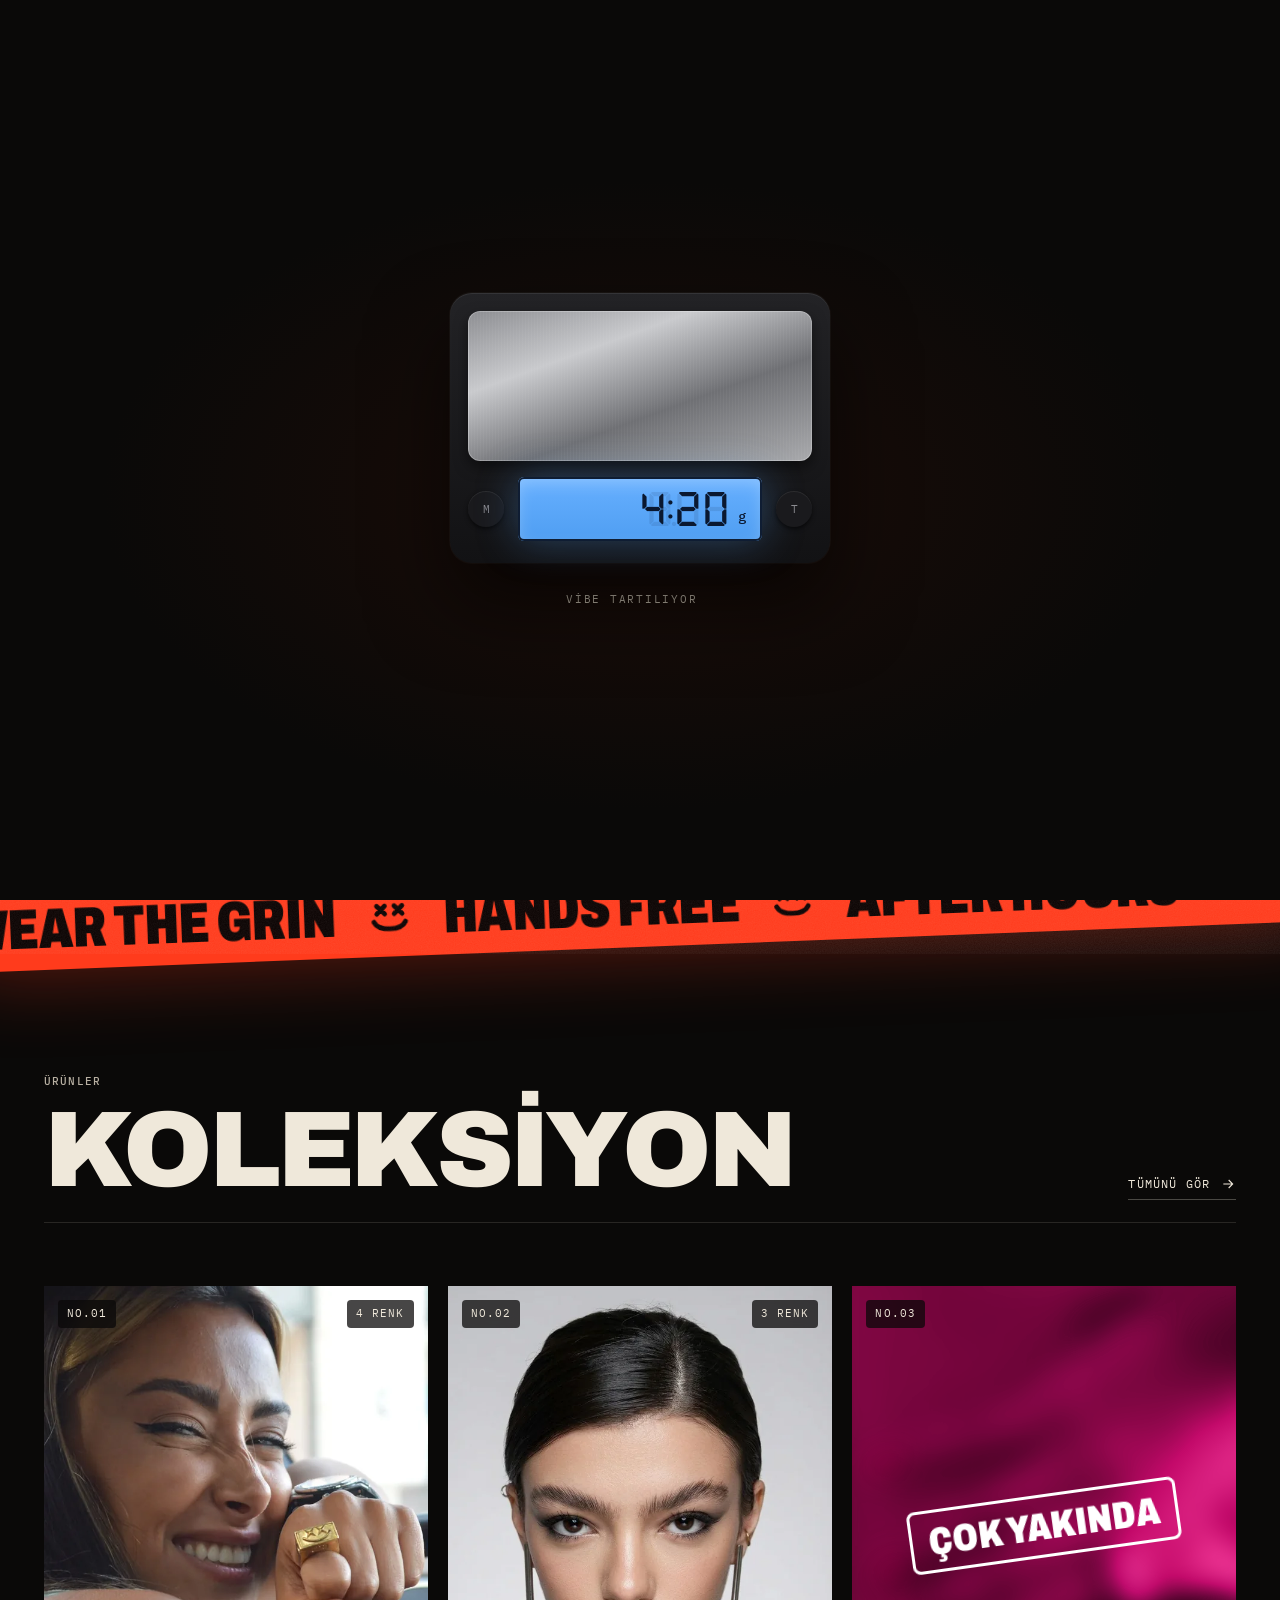
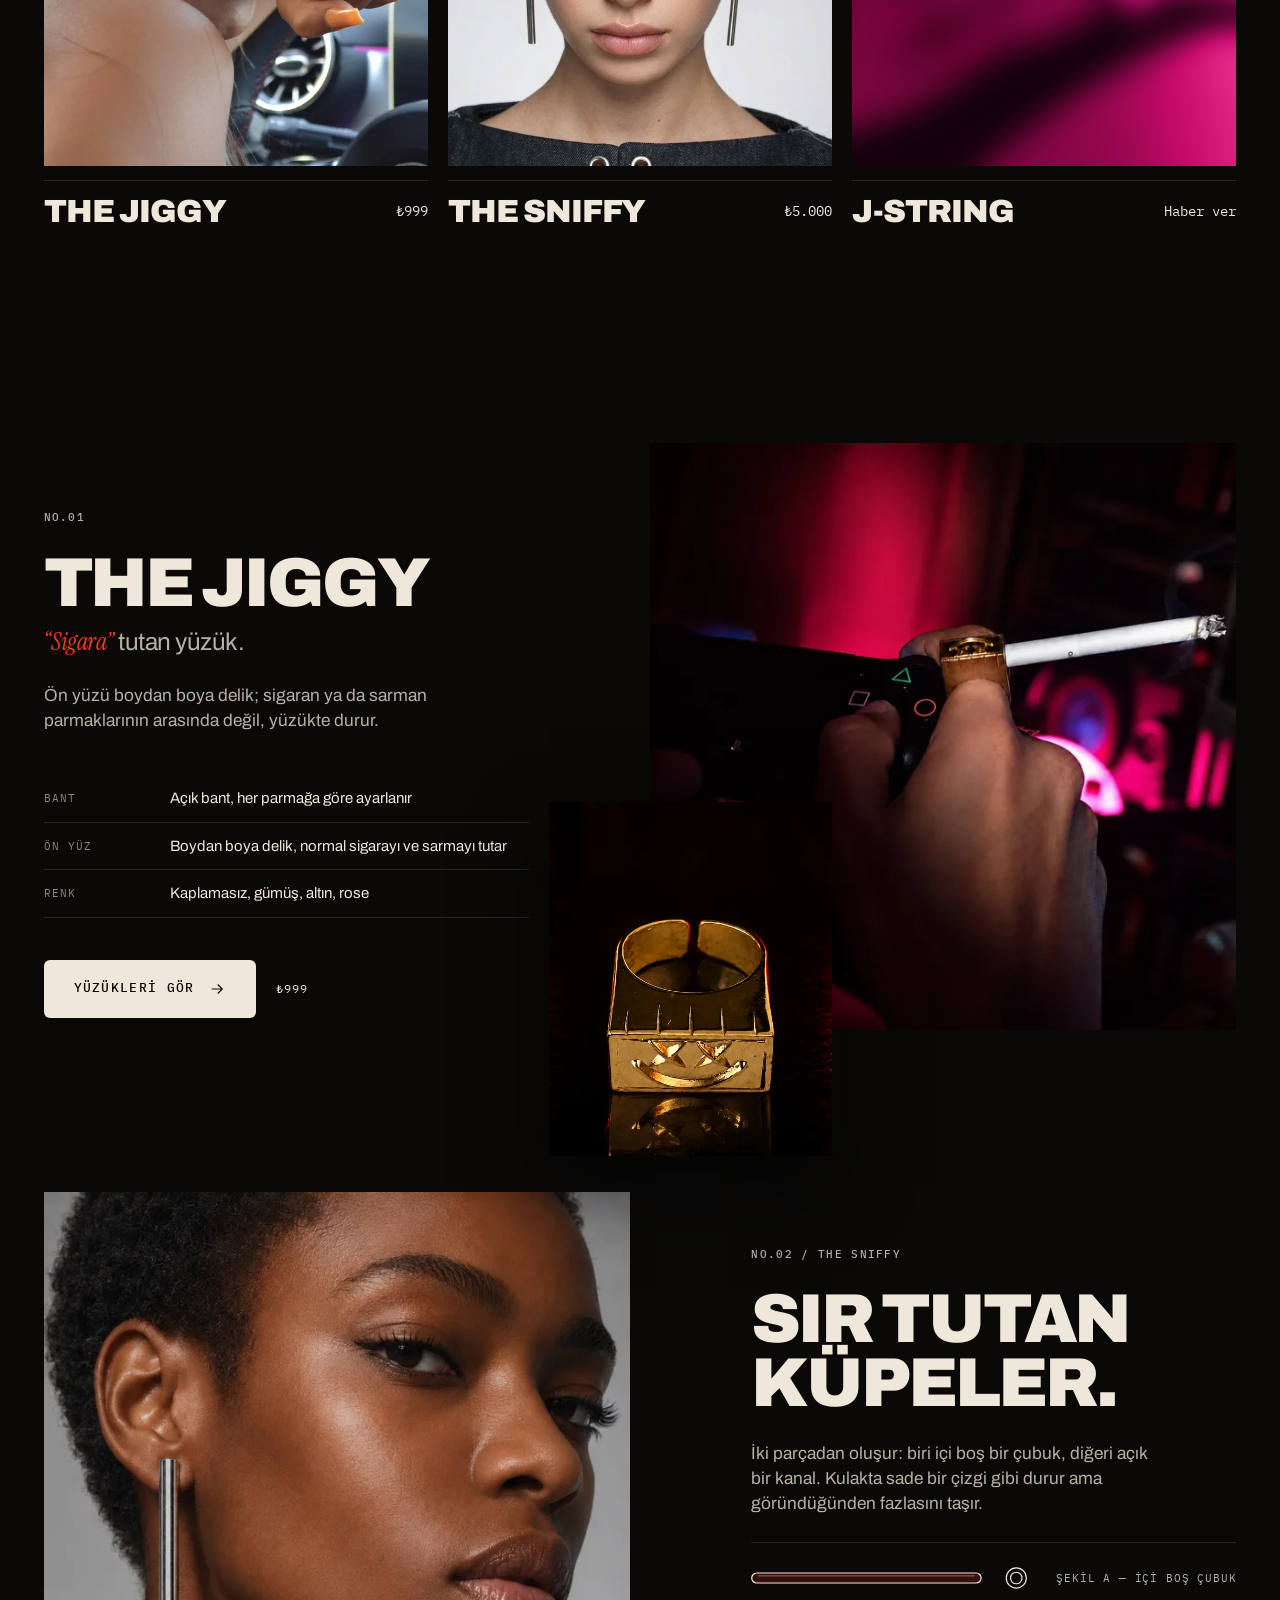
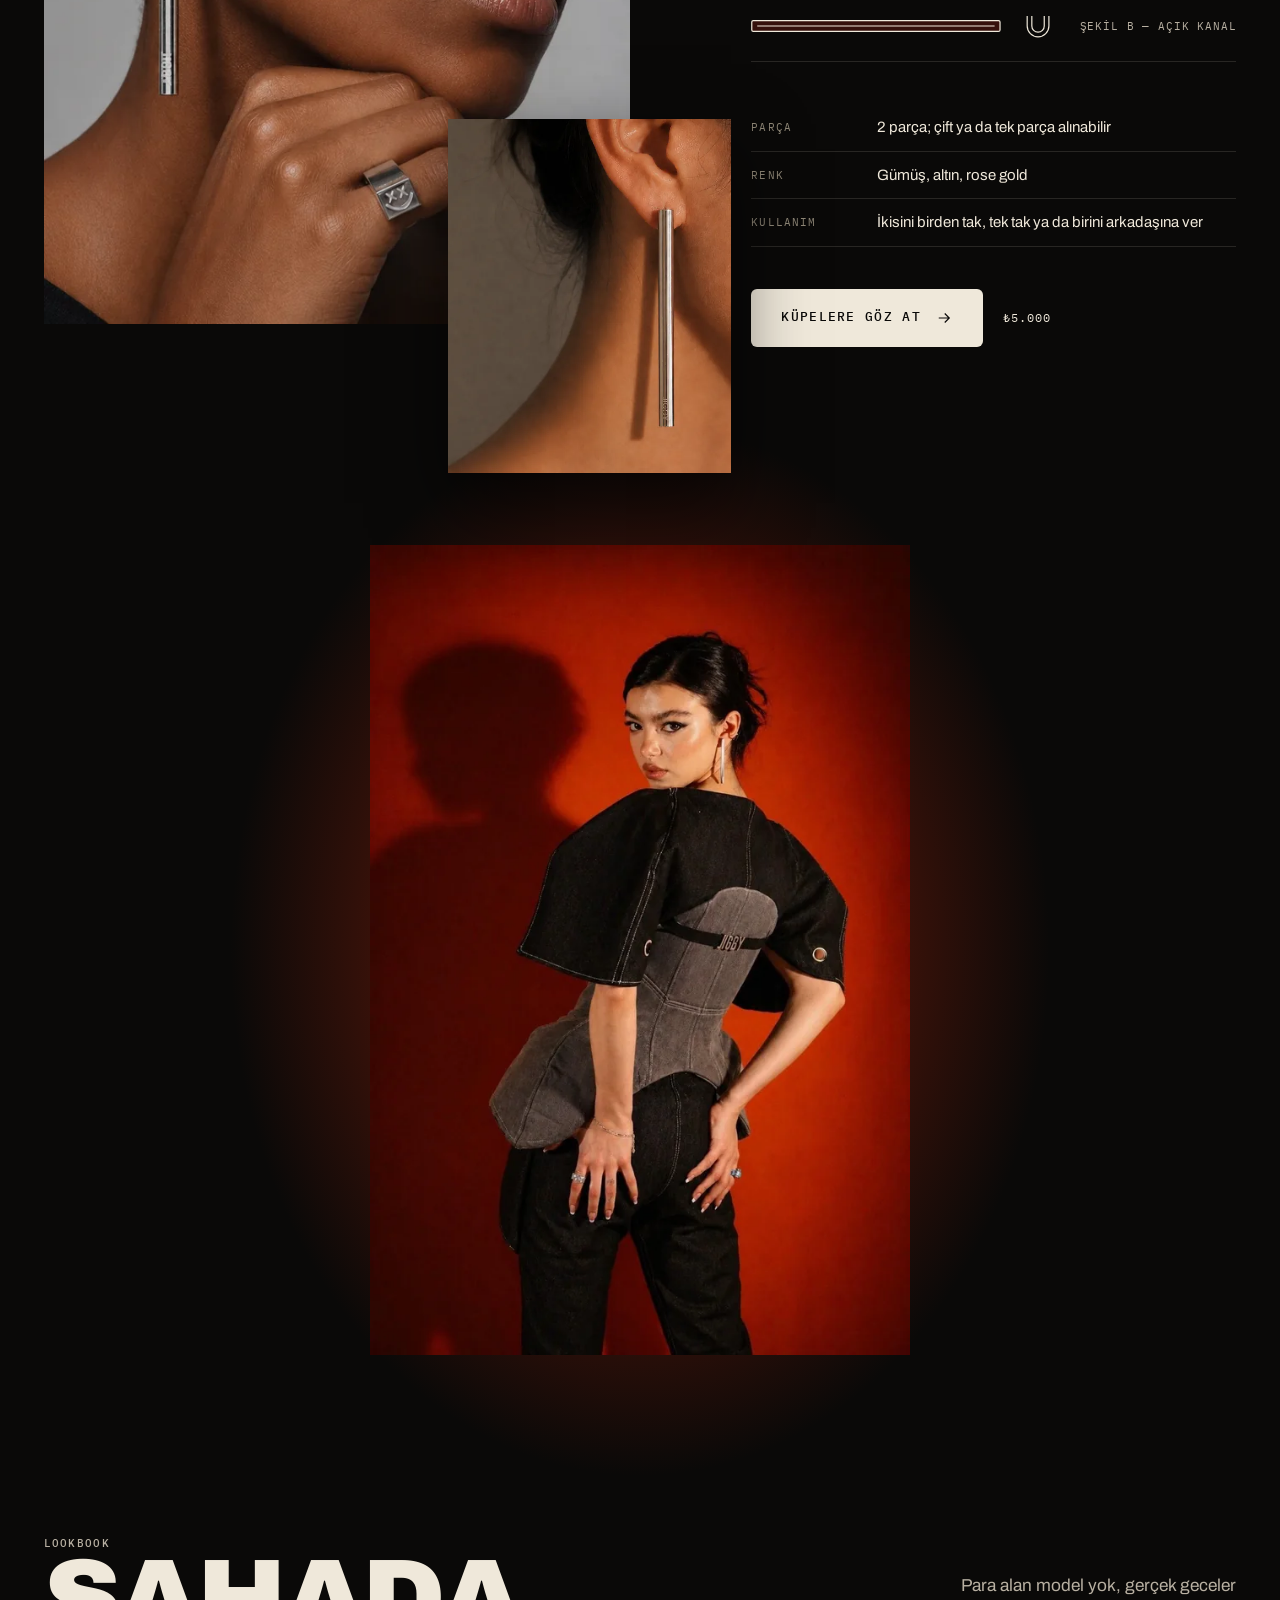
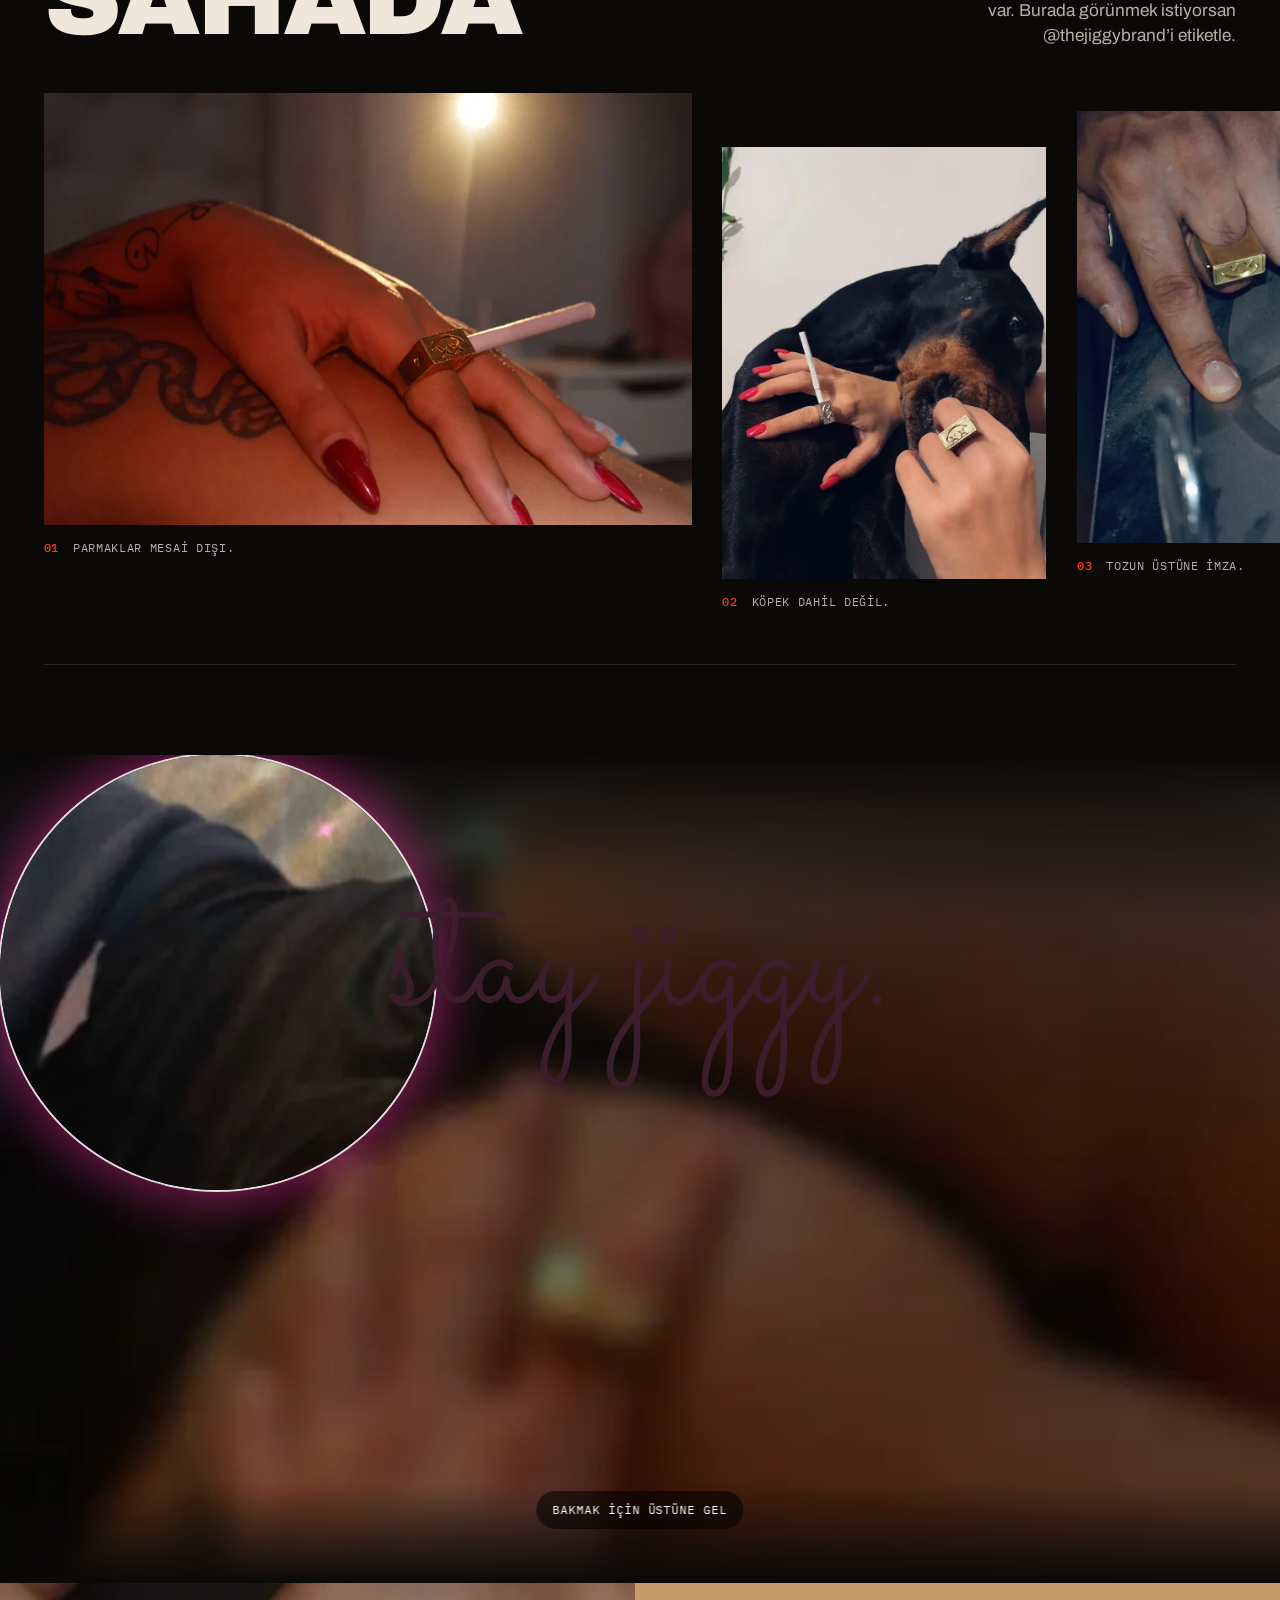
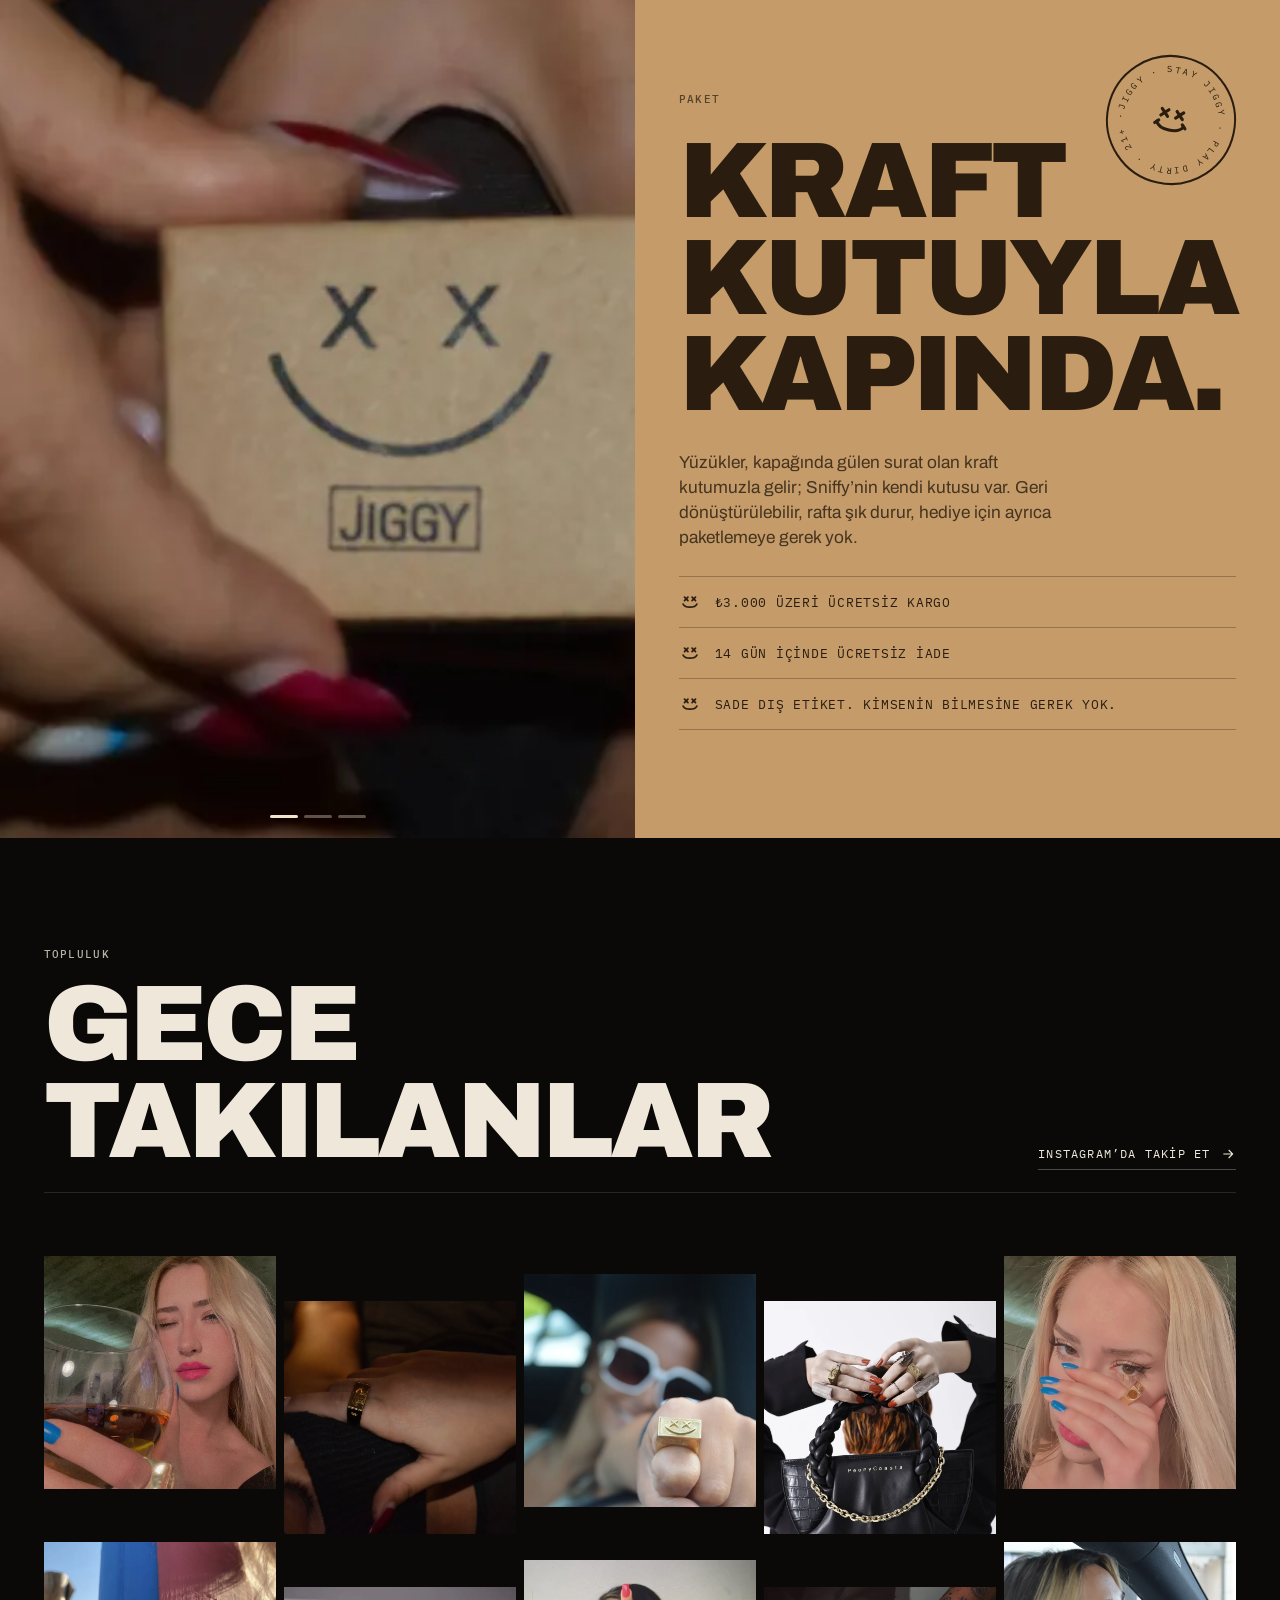
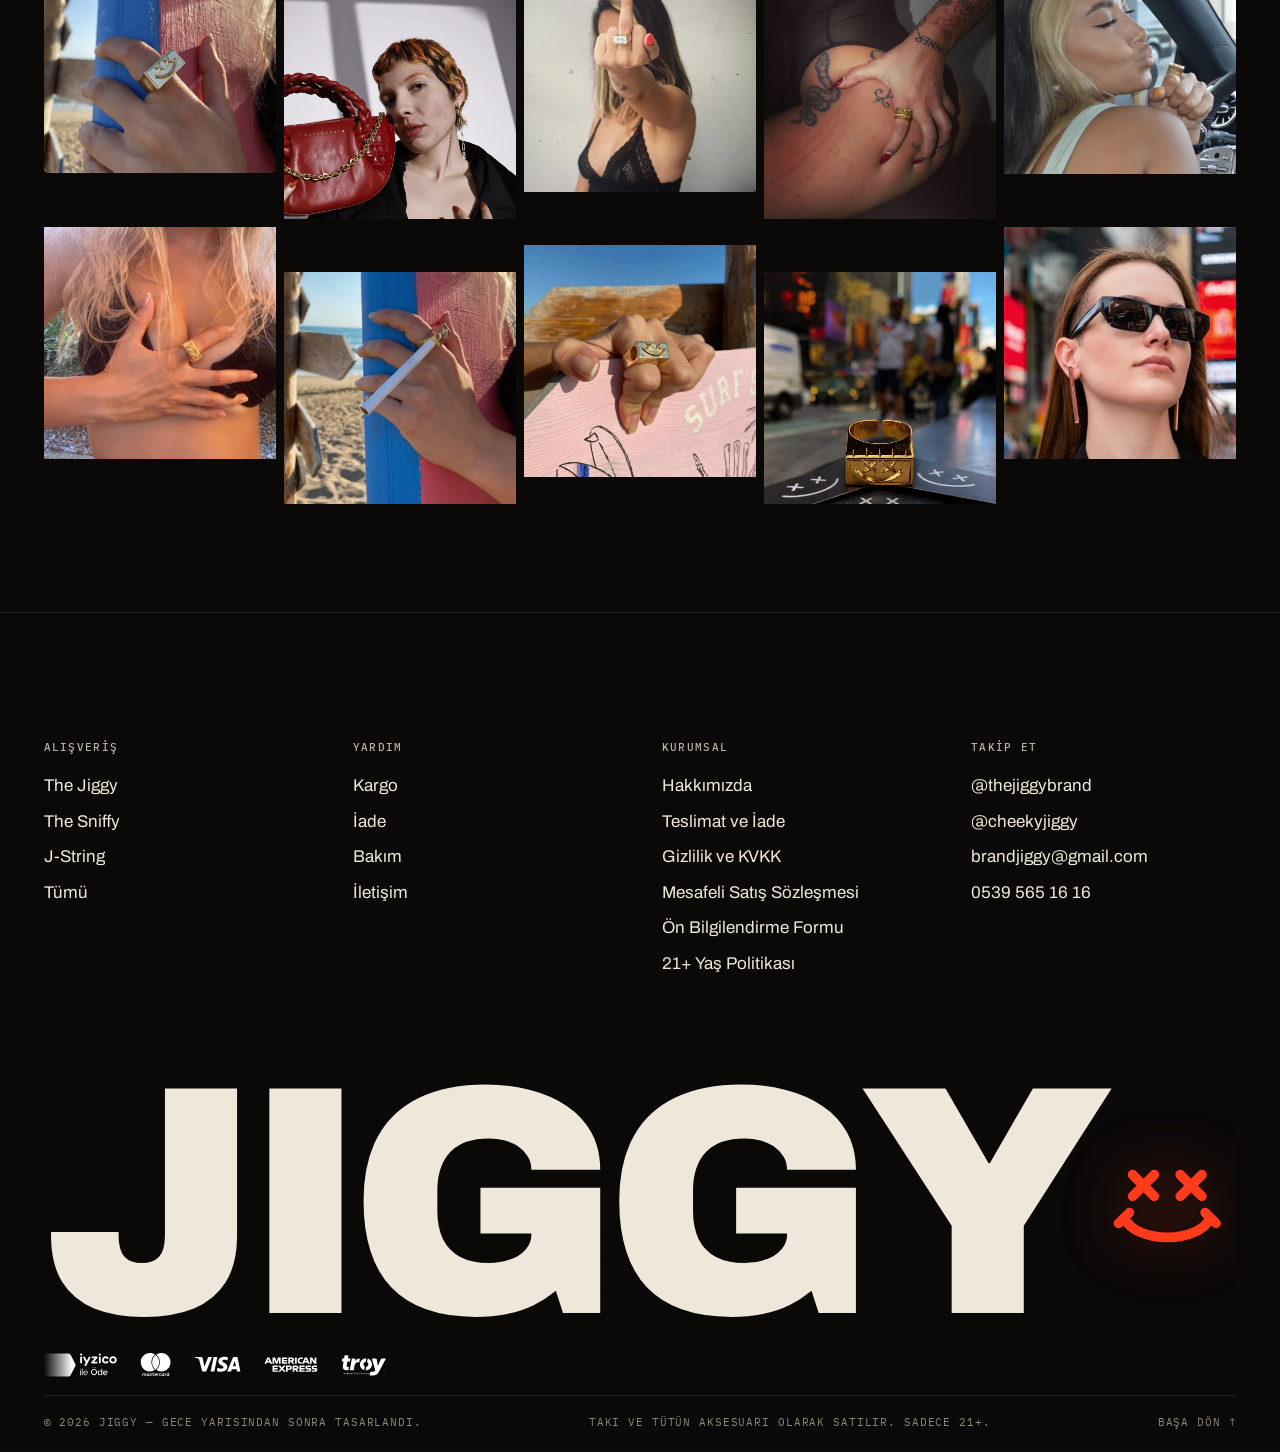
<file: index.html>
<!doctype html>
<html lang="tr">
<head>
  <meta charset="utf-8">
  <meta name="viewport" content="width=device-width, initial-scale=1, viewport-fit=cover">
  <title data-i18n="meta.title.home">JIGGY — Gece mesaisi için takılar</title>
  <meta name="description" content="JIGGY: sigaranı tutan Jiggy yüzükler (Classic, Moon, Nugget, Blush), iki parçalı Sniffy küpe ve yakında J-String. Sadece 21+.">
  <meta name="theme-color" content="#0a0908">
  <meta property="og:type" content="website">
  <meta property="og:site_name" content="JIGGY">
  <meta property="og:title" content="JIGGY — Nights stay lit.">
  <meta property="og:description" content="Gece mesaisi için takılar: sigaranı tutan yüzük, sır tutan küpe.">
  <meta property="og:locale" content="tr_TR">
  <meta property="og:image" content="https://thejiggybrand.com/assets/img/og.jpg">
  <meta property="og:url" content="https://thejiggybrand.com/">
  <meta name="twitter:card" content="summary_large_image">
  <link rel="icon" href="assets/img/favicon.svg" type="image/svg+xml">
  <link rel="preconnect" href="https://fonts.googleapis.com">
  <link rel="preconnect" href="https://fonts.gstatic.com" crossorigin>
  <link rel="stylesheet" href="https://fonts.googleapis.com/css2?family=Archivo:wdth,wght@62..100,400..900&family=IBM+Plex+Mono:wght@400;500&family=Instrument+Serif:ital@1&display=swap">
  <link rel="stylesheet" href="https://fonts.googleapis.com/css2?family=Sacramento&text=stay%20jiggy.&display=swap">
  <link rel="preload" as="image" href="assets/img/hero-ember.webp" imagesrcset="assets/img/hero-ember-1200.webp 1200w, assets/img/hero-ember.webp 2400w" imagesizes="100vw" media="(min-width: 861px)">
  <link rel="modulepreload" href="assets/js/config.js">
  <link rel="modulepreload" href="assets/js/i18n.js">
  <link rel="modulepreload" href="assets/js/products.js">
  <link rel="modulepreload" href="assets/js/images.js">
  <link rel="modulepreload" href="assets/js/cart.js">
  <link rel="modulepreload" href="assets/js/core.js">
  <link rel="modulepreload" href="assets/js/home.js">
  <link rel="preload" as="image" href="assets/img/hero-ember-m2.webp" media="(max-width: 860px)">
  <link rel="stylesheet" href="assets/vendor/lenis.css">
  <link rel="stylesheet" href="assets/css/style.css">
  <script>
    document.documentElement.classList.add('js');
    // The weighing scale opens only the first page of a visit (or a tap on the logo): other pages hide it before the first paint.
    try { if (sessionStorage.getItem('jiggy.session') && !sessionStorage.getItem('jiggy.scale')) document.documentElement.classList.add('no-loader'); } catch (e) { /* ignore */ }
    // style.css sets --ink. Without it the stylesheet never arrived (a dropped request, or a broken cached copy in
    // an in-app browser) and the page would show as bare HTML: fetch a fresh copy before anything is drawn.
    if (!getComputedStyle(document.documentElement).getPropertyValue('--ink')) {
      document.write('<link rel="stylesheet" href="assets/css/style.css?retry=' + Date.now() + '">');
    }
  </script>
</head>
<body data-page="home">

  <div class="loader" aria-hidden="true">
    <div class="loader__scale">
      <div class="loader__plate"></div>
      <div class="loader__row">
        <span class="loader__key">M</span>
        <div class="lcd-panel">
          <span class="lcd"><span class="lcd__ghost">8.88</span><span class="lcd__val">0.00</span></span>
          <span class="lcd__unit">g</span>
        </div>
        <span class="loader__key">T</span>
      </div>
    </div>
    <p class="loader__msg" data-i18n="loader.msg">Vibe tartılıyor</p>
  </div>

  <main id="main">

    <!-- ============================================================ HERO -->
    <section class="hero" id="top" data-live>
      <h1 class="sr-only">JIGGY — <span lang="en">Nights stay lit.</span> Sigara tutan yüzük ve sır tutan küpeler.</h1>
      <div class="hero__media" data-ring="0.522 0.497 0.214 0.194 1.7778" data-ring-m="0.503 0.45 0.43 0.166 0.75">
        <picture class="hero__base">
          <source media="(max-width: 860px)" srcset="assets/img/hero-ember-m2.webp">
          <img src="assets/img/hero-ember.webp" srcset="assets/img/hero-ember-1200.webp 1200w, assets/img/hero-ember.webp 2400w" sizes="100vw" width="2400" height="1350" alt="Karanlık kırmızı bir odada parlayan JIGGY yüzük" fetchpriority="high">
        </picture>
        <div class="hero__drift" aria-hidden="true">
          <div class="hero__spot">
            <div class="hero__drift-back">
              <picture class="hero__lit">
                <source media="(max-width: 860px)" srcset="assets/img/hero-ember-m2.webp">
                <img src="assets/img/hero-ember.webp" srcset="assets/img/hero-ember-1200.webp 1200w, assets/img/hero-ember.webp 2400w" sizes="100vw" width="2400" height="1350" alt="">
              </picture>
            </div>
          </div>
        </div>
        <div class="hero__fx" aria-hidden="true">
          <span class="hero__halo"></span>
          <span class="hero__sheen"></span>
          <span class="hero__embers">
            <i style="--x:14%;--s:13px;--t:6.2s;--d:-0.4s"></i>
            <i style="--x:27%;--s:9px;--t:4.8s;--d:-3.1s"></i>
            <i style="--x:36%;--s:16px;--t:7.4s;--d:-5.6s"></i>
            <i style="--x:45%;--s:10px;--t:5.3s;--d:-1.9s"></i>
            <i style="--x:53%;--s:8px;--t:4.4s;--d:-2.7s"></i>
            <i style="--x:61%;--s:14px;--t:6.8s;--d:-4.4s"></i>
            <i style="--x:70%;--s:9px;--t:5.1s;--d:-0.9s"></i>
            <i style="--x:79%;--s:12px;--t:6s;--d:-3.8s"></i>
            <i style="--x:88%;--s:8px;--t:4.6s;--d:-2.2s"></i>
            <i style="--x:22%;--s:7px;--t:3.9s;--d:-1.4s"></i>
            <i style="--x:66%;--s:7px;--t:4.1s;--d:-3.4s"></i>
          </span>
        </div>
        <div class="hero__shade"></div>
      </div>

      <div class="hero__grid">
        <div class="hero__meta mono" data-hero>
          <span lang="en">The Jiggy</span>
          <span data-i18n="hero.est">Sadece 21+</span>
        </div>
        <div class="hero__title" lang="en" aria-hidden="true">
          <span class="hero__line hero__line--1" data-hero>Nights</span>
          <span class="hero__line hero__line--2" data-hero>Stay <span class="hero__lit-word">lit.</span></span>
        </div>
        <div class="hero__foot" data-hero>
          <div class="hero__ctas">
            <a class="btn" href="shop.html" data-magnetic>
              <span class="btn__roll" data-i18n="hero.cta" data-i18n-attr="data-text:hero.cta" data-text="Koleksiyonu gör">Koleksiyonu gör</span>
              <svg class="arrow" viewBox="0 0 24 24" fill="none" stroke="currentColor" stroke-width="1.6" aria-hidden="true"><path d="M5 12h14M13 6l6 6-6 6"/></svg>
            </a>
            <a class="link-arrow" href="#wild"><span data-i18n="hero.cta2">Lookbook</span><svg class="arrow" viewBox="0 0 24 24" fill="none" stroke="currentColor" stroke-width="1.6" aria-hidden="true"><path d="M5 12h14M13 6l6 6-6 6"/></svg></a>
          </div>
        </div>
        <div class="hero__scroll mono" data-hero><span class="hero__scroll-line"></span><span data-i18n="hero.scroll">Uyanıksan aşağı kaydır</span></div>
      </div>
    </section>

    <!-- ============================================================ BAND -->
    <div class="band" lang="en" aria-hidden="true">
      <div class="band__track">
        <div class="band__item">
          <span>Wear the grin</span><svg class="smile" viewBox="0 0 64 64" fill="none" stroke="currentColor" stroke-linecap="round"><path d="M16 18l10 10M26 18L16 28M38 18l10 10M48 18L38 28M12 38c6 12 34 12 40 0"/></svg>
          <span>Hands free</span><svg class="smile" viewBox="0 0 64 64" fill="none" stroke="currentColor" stroke-linecap="round"><path d="M16 18l10 10M26 18L16 28M38 18l10 10M48 18L38 28M12 38c6 12 34 12 40 0"/></svg>
          <span>After hours</span><svg class="smile" viewBox="0 0 64 64" fill="none" stroke="currentColor" stroke-linecap="round"><path d="M16 18l10 10M26 18L16 28M38 18l10 10M48 18L38 28M12 38c6 12 34 12 40 0"/></svg>
          <span>Play dirty</span><svg class="smile" viewBox="0 0 64 64" fill="none" stroke="currentColor" stroke-linecap="round"><path d="M16 18l10 10M26 18L16 28M38 18l10 10M48 18L38 28M12 38c6 12 34 12 40 0"/></svg>
          <span>Stay jiggy</span><svg class="smile" viewBox="0 0 64 64" fill="none" stroke="currentColor" stroke-linecap="round"><path d="M16 18l10 10M26 18L16 28M38 18l10 10M48 18L38 28M12 38c6 12 34 12 40 0"/></svg>
        </div>
      </div>
    </div>

    <!-- ========================================================== LINEUP -->
    <section class="lineup" id="lineup">
      <header class="sec-head">
        <div>
          <p class="eyebrow" data-i18n="lineup.eyebrow">Ürünler</p>
          <h2 class="sec-title" data-split data-i18n="lineup.title">Koleksiyon</h2>
        </div>
        <div class="sec-head__side">
          <a class="link-arrow" href="shop.html"><span data-i18n="lineup.all">Tümünü gör</span><svg class="arrow" viewBox="0 0 24 24" fill="none" stroke="currentColor" stroke-width="1.6" aria-hidden="true"><path d="M5 12h14M13 6l6 6-6 6"/></svg></a>
        </div>
      </header>

      <div class="lineup__grid">
        <a class="pcard pcard--1" href="product.html?id=the-j" data-cursor="view">
          <div class="pcard__media" data-clip>
            <img src="assets/img/card-car.webp" srcset="assets/img/card-car-640.webp 640w, assets/img/card-car.webp 960w" sizes="(max-width: 860px) 100vw, 33vw" width="960" height="1200" alt="Arabada gülerek yumruğundaki altın Jiggy yüzüğü gösteren kadın" loading="lazy" decoding="async">
            <img class="pcard__alt" src="assets/img/lb-fist.webp" srcset="assets/img/lb-fist-640.webp 640w, assets/img/lb-fist.webp 1200w" sizes="(max-width: 860px) 100vw, 33vw" width="1200" height="1600" alt="" loading="lazy" decoding="async">
            <span class="pcard__tag pcard__tag--l">No.01</span>
            <span class="pcard__tag pcard__tag--r" data-i18n="lineup.metals4">4 renk</span>
          </div>
          <div class="pcard__info">
            <h3 class="pcard__name" lang="en">The Jiggy</h3>
            <span class="pcard__price" data-price="the-j"></span>
          </div>
        </a>

        <a class="pcard pcard--2" href="product.html?id=sniffy" data-cursor="view">
          <div class="pcard__media" data-clip>
            <img src="assets/img/sniffy-model.webp" srcset="assets/img/sniffy-model-640.webp 640w, assets/img/sniffy-model.webp 843w" sizes="(max-width: 860px) 100vw, 33vw" width="843" height="1054" alt="Silver Sniffy küpe takan model" loading="lazy" decoding="async">
            <img class="pcard__alt" src="assets/img/sniffy-ear.webp" srcset="assets/img/sniffy-ear-640.webp 640w, assets/img/sniffy-ear.webp 1003w" sizes="(max-width: 860px) 100vw, 33vw" width="1003" height="1254" alt="" loading="lazy" decoding="async">
            <span class="pcard__tag pcard__tag--l">No.02</span>
            <span class="pcard__tag pcard__tag--r" data-i18n="lineup.metals3">3 renk</span>
          </div>
          <div class="pcard__info">
            <h3 class="pcard__name" lang="en">The Sniffy</h3>
            <span class="pcard__price" data-price="sniffy"></span>
          </div>
        </a>

        <a class="pcard pcard--3 pcard--soon" href="product.html?id=j-string" data-cursor="soon">
          <div class="pcard__media" data-clip>
            <img src="assets/img/jstring-tease.webp" width="1024" height="678" alt="Yakında çıkacak J-String için ön gösterim" loading="lazy" decoding="async">
            <span class="pcard__tag pcard__tag--l">No.03</span>
            <span class="pcard__stamp" data-i18n="lineup.soon">Çok yakında</span>
          </div>
          <div class="pcard__info">
            <h3 class="pcard__name" lang="en">J-String</h3>
            <span class="pcard__price" data-i18n="lineup.notify">Haber ver</span>
          </div>
        </a>

      </div>
    </section>

    <!-- ============================================================ RING -->
    <section class="bars bars--flip" id="ring">
      <figure class="bars__main" data-clip>
        <img src="assets/img/ring-gamer.webp" srcset="assets/img/ring-gamer-640.webp 640w, assets/img/ring-gamer.webp 1200w" sizes="(max-width: 860px) 100vw, 50vw" width="1200" height="1200" alt="Oyun kolunu tutan elde sigarayı taşıyan Jiggy yüzük" loading="lazy" decoding="async">
      </figure>
      <figure class="bars__inset" data-clip>
        <img src="assets/img/ring-dark-640.webp" srcset="assets/img/ring-dark-640.webp 640w, assets/img/ring-dark.webp 1003w" sizes="(max-width: 860px) 50vw, 25vw" width="1003" height="1254" alt="Kırmızı ışıkta altın Jiggy yüzük" loading="lazy" decoding="async" data-parallax="0.08">
      </figure>
      <div class="bars__copy">
        <p class="eyebrow" data-i18n="ring.eyebrow">No.01</p>
        <div class="bars__head">
          <h2 data-split lang="en">The Jiggy</h2>
          <p class="bars__sub" data-i18n-html="ring.sub"><em>“Sigara”</em> tutan yüzük.</p>
        </div>
        <p class="lede" data-i18n="ring.text">Ön yüzü boydan boya delik; sigaran ya da sarman parmaklarının arasında değil, yüzükte durur.</p>
        <dl class="specs">
          <div class="spec"><dt data-i18n="ring.spec.band">Bant</dt><dd data-i18n="ring.spec.band.v">Açık bant, her parmağa göre ayarlanır</dd></div>
          <div class="spec"><dt data-i18n="ring.spec.face">Ön yüz</dt><dd data-i18n="ring.spec.face.v">Boydan boya delik, normal sigarayı ve sarmayı tutar</dd></div>
          <div class="spec"><dt data-i18n="ring.spec.metals">Renk</dt><dd data-i18n="ring.spec.metals.v">Kaplamasız, gümüş, altın, rose</dd></div>
        </dl>
        <div class="bars__cta">
          <a class="btn" href="product.html?id=the-j" data-magnetic><span class="btn__roll" data-i18n="ring.cta" data-i18n-attr="data-text:ring.cta" data-text="Yüzükleri gör">Yüzükleri gör</span><svg class="arrow" viewBox="0 0 24 24" fill="none" stroke="currentColor" stroke-width="1.6" aria-hidden="true"><path d="M5 12h14M13 6l6 6-6 6"/></svg></a>
          <span class="mono" data-price="the-j"></span>
        </div>
      </div>
    </section>

    <!-- ============================================================ BARS -->
    <section class="bars" id="bars">
      <figure class="bars__main" data-clip>
        <img src="assets/img/sniffy-model-2.webp" srcset="assets/img/sniffy-model-2-640.webp 640w, assets/img/sniffy-model-2.webp 1003w" sizes="(max-width: 860px) 100vw, 50vw" width="1003" height="1254" alt="Kulağında Silver Sniffy küpe, elinde gümüş Jiggy yüzükle çenesine dokunan model" loading="lazy" decoding="async">
      </figure>
      <figure class="bars__inset" data-clip>
        <img src="assets/img/bars-ear.webp" srcset="assets/img/bars-ear-640.webp 640w, assets/img/bars-ear.webp 1003w" sizes="(max-width: 860px) 50vw, 25vw" width="1003" height="1254" alt="İçi boş çubuk küpenin yakın çekimi" loading="lazy" decoding="async" data-parallax="0.08">
      </figure>
      <div class="bars__copy">
        <p class="eyebrow" data-i18n="bars.eyebrow">No.02 / THE SNIFFY</p>
        <h2 data-split data-i18n="bars.title">Sır tutan küpeler.</h2>
        <p class="lede" data-i18n="bars.text">İki parçadan oluşur: biri içi boş bir çubuk, diğeri açık bir kanal. Kulakta sade bir çizgi gibi durur ama göründüğünden fazlasını taşır.</p>
        <div class="bars__figs">
          <figure class="fig">
            <svg viewBox="0 0 400 34" preserveAspectRatio="xMinYMid meet" aria-hidden="true">
              <rect class="fill-glow" x="1" y="10" width="320" height="14" rx="7"/>
              <rect x="1" y="10" width="320" height="14" rx="7"/>
              <line x1="10" y1="14" x2="312" y2="14" opacity=".35"/>
              <circle cx="370" cy="17" r="14"/>
              <circle cx="370" cy="17" r="8"/>
            </svg>
            <figcaption data-i18n="bars.fig.a">Şekil A — İçi boş çubuk</figcaption>
          </figure>
          <figure class="fig">
            <svg viewBox="0 0 400 34" preserveAspectRatio="xMinYMid meet" aria-hidden="true">
              <rect class="fill-glow" x="1" y="10" width="320" height="14" rx="2"/>
              <rect x="1" y="10" width="320" height="14" rx="2"/>
              <line x1="8" y1="17" x2="314" y2="17"/>
              <path d="M356 4v13a14 14 0 0 0 28 0V4"/>
              <path d="M362 4v13a8 8 0 0 0 16 0V4"/>
            </svg>
            <figcaption data-i18n="bars.fig.b">Şekil B — Açık kanal</figcaption>
          </figure>
        </div>
        <dl class="specs">
          <div class="spec"><dt data-i18n="bars.spec.parts">Parça</dt><dd data-i18n="bars.spec.parts.v">2 parça; çift ya da tek parça alınabilir</dd></div>
          <div class="spec"><dt data-i18n="bars.spec.metals">Renk</dt><dd data-i18n="bars.spec.metals.v">Gümüş, altın, rose gold</dd></div>
          <div class="spec"><dt data-i18n="bars.spec.wear">Kullanım</dt><dd data-i18n="bars.spec.wear.v">İkisini birden tak, tek tak ya da birini arkadaşına ver</dd></div>
        </dl>
        <div class="bars__cta">
          <a class="btn" href="product.html?id=sniffy" data-magnetic><span class="btn__roll" data-i18n="bars.cta" data-i18n-attr="data-text:bars.cta" data-text="Küpelere göz at">Küpelere göz at</span><svg class="arrow" viewBox="0 0 24 24" fill="none" stroke="currentColor" stroke-width="1.6" aria-hidden="true"><path d="M5 12h14M13 6l6 6-6 6"/></svg></a>
          <span class="mono" data-price="sniffy"></span>
        </div>
      </div>
    </section>

    <!-- ======================================================= EDITORIAL -->
    <section class="edit">
      <figure class="edit__photo" data-reveal>
        <img src="assets/img/edit-corset.webp" srcset="assets/img/edit-corset-640.webp 640w, assets/img/edit-corset.webp 1024w" sizes="(max-width: 860px) 100vw, 62vh" width="1024" height="1536" alt="Kırmızı fonda, JIGGY yazılı askılı kot korse ve Sniffy küpeyle omzunun üstünden bakan model" loading="lazy" decoding="async">
      </figure>
    </section>

    <!-- ============================================================ WILD -->
    <section class="wild" id="wild">
      <header class="wild__head">
        <div>
          <p class="eyebrow" data-i18n="wild.eyebrow">Lookbook</p>
          <h2 class="sec-title" data-split data-i18n="wild.title">Sahada</h2>
        </div>
        <p class="lede" data-i18n="wild.text">Para alan model yok, gerçek geceler var. Burada görünmek istiyorsan @thejiggybrand’i etiketle.</p>
      </header>
      <div class="wild__scroller">
        <div class="wild__track">
          <figure class="wild__item"><div class="wild__frame"><img src="assets/img/lb-smoke-900.webp" srcset="assets/img/lb-smoke-900.webp 900w, assets/img/lb-smoke.webp 1800w" sizes="(max-width: 860px) 140vw, 90vh" width="1800" height="1200" alt="Bacak üstünde dövmeli el, sigarayı yüzük tutuyor" loading="lazy" decoding="async"></div><figcaption class="wild__cap"><b>01</b><span data-i18n="wild.1">Parmaklar mesai dışı.</span></figcaption></figure>
          <figure class="wild__item"><div class="wild__frame"><img src="assets/img/lb-dog.webp" width="768" height="1024" alt="JIGGY yüzüklü eller bir Doberman’ı seviyor" loading="lazy" decoding="async"></div><figcaption class="wild__cap"><b>02</b><span data-i18n="wild.2">Köpek dahil değil.</span></figcaption></figure>
          <figure class="wild__item"><div class="wild__frame"><img src="assets/img/lb-dust-900.webp" srcset="assets/img/lb-dust-900.webp 900w, assets/img/lb-dust.webp 1800w" sizes="(max-width: 860px) 140vw, 90vh" width="1800" height="1200" alt="Tozlu arabaya XX gülen yüz çizen parmak" loading="lazy" decoding="async"></div><figcaption class="wild__cap"><b>03</b><span data-i18n="wild.3">Tozun üstüne imza.</span></figcaption></figure>
          <figure class="wild__item"><div class="wild__frame"><img src="assets/img/lb-bmw-640.webp" srcset="assets/img/lb-bmw-640.webp 640w, assets/img/lb-bmw.webp 1200w" sizes="(max-width: 860px) 78vw, 45vh" width="1200" height="1600" alt="Yüzüklü el kırmızı bir arabanın ızgarasına dokunuyor" loading="lazy" decoding="async"></div><figcaption class="wild__cap"><b>04</b><span data-i18n="wild.4">Kırmızı her şeye yakışır.</span></figcaption></figure>
          <figure class="wild__item"><div class="wild__frame"><img src="assets/img/lb-glove-640.webp" srcset="assets/img/lb-glove-640.webp 640w, assets/img/lb-glove.webp 1200w" sizes="(max-width: 860px) 78vw, 45vh" width="1200" height="1600" alt="Dört Jiggy yüzük takılı siyah eldiven" loading="lazy" decoding="async"></div><figcaption class="wild__cap"><b>05</b><span data-i18n="wild.5">Dört parmak, dört renk.</span></figcaption></figure>
          <figure class="wild__item"><div class="wild__frame"><img src="assets/img/lb-trails-640.webp" srcset="assets/img/lb-trails-640.webp 640w, assets/img/lb-trails.webp 1200w" sizes="(max-width: 860px) 78vw, 45vh" width="1200" height="1600" alt="Turuncu ışık izleri arasında araba kaputunda yüzük" loading="lazy" decoding="async"></div><figcaption class="wild__cap"><b>06</b><span data-i18n="wild.7">Gece daha bitmedi.</span></figcaption></figure>
          <figure class="wild__item"><div class="wild__frame"><img src="assets/img/lb-ashtray-900.webp" srcset="assets/img/lb-ashtray-900.webp 900w, assets/img/lb-ashtray.webp 1800w" sizes="(max-width: 860px) 140vw, 90vh" width="1800" height="1200" alt="Mor ışık altında kül tablasında yüzük" loading="lazy" decoding="async"></div><figcaption class="wild__cap"><b>07</b><span data-i18n="wild.8">Kül tablasından notlar.</span></figcaption></figure>
          <figure class="wild__item"><div class="wild__frame"><img src="assets/img/bars-bw-640.webp" srcset="assets/img/bars-bw-640.webp 640w, assets/img/bars-bw.webp 1003w" sizes="(max-width: 860px) 78vw, 46vh" width="1003" height="1254" alt="Siyah beyaz portre: kulağında Sniffy, parmağında Jiggy olan kadın" loading="lazy" decoding="async"></div><figcaption class="wild__cap"><b>08</b><span data-i18n="wild.9" lang="en">Both, obviously.</span></figcaption></figure>
          <figure class="wild__item"><div class="wild__frame"><img src="assets/img/lb-finger-900.webp" srcset="assets/img/lb-finger-900.webp 900w, assets/img/lb-finger.webp 1800w" sizes="(max-width: 860px) 140vw, 90vh" width="1800" height="1200" alt="Güneş gözlüklü kadın orta parmağındaki yüzüğü gösteriyor" loading="lazy" decoding="async"></div><figcaption class="wild__cap"><b>09</b><span data-i18n="wild.11">Başka sorusu olan?</span></figcaption></figure>
          <figure class="wild__item"><div class="wild__frame"><img src="assets/img/lb-hell-900.webp" srcset="assets/img/lb-hell-900.webp 900w, assets/img/lb-hell.webp 1800w" sizes="(max-width: 860px) 140vw, 90vh" width="1800" height="1200" alt="Pirinç HELL anahtarlığın yanında yüzük" loading="lazy" decoding="async"></div><figcaption class="wild__cap"><b>10</b><span data-i18n="wild.12">Cehennemin anahtarı bizde.</span></figcaption></figure>
        </div>
      </div>
      <div class="wild__progress" aria-hidden="true"><span></span></div>
    </section>

    <!-- ============================================================ NEON -->
    <section class="neon" aria-label="Stay jiggy" data-live>
      <div class="peek" data-peek data-cursor="hide" data-rest="0.5 0.6 1.777" data-rest-m="0.459 0.438 0.6">
        <picture class="peek__blur" aria-hidden="true">
          <source media="(max-width: 860px)" srcset="assets/img/peek-v5-m-soft.webp">
          <img src="assets/img/peek-v5-soft.webp" width="720" height="405" alt="" decoding="async">
        </picture>
        <div class="peek__lens" aria-hidden="true">
          <picture class="peek__sharp">
            <source media="(max-width: 860px)" srcset="assets/img/peek-v5-m.webp">
            <img src="assets/img/peek-v5.webp" width="1242" height="699" alt="" loading="lazy" decoding="async">
          </picture>
        </div>
        <span class="peek__hint mono" data-peek-hint>Bakmak için üstüne gel</span>
      </div>
      <p class="neon__sign" aria-hidden="true">stay <span class="neon__flick">j</span>iggy.</p>
    </section>

    <!-- =========================================================== KRAFT -->
    <section class="kraft" data-live>
      <div class="kraft__media" data-cursor="next" role="button" tabindex="0" data-i18n-attr="aria-label:kraft.next" aria-label="Sonraki">
        <div class="kraft__seq" data-kraft-seq data-parallax="0.06">
          <img class="is-active" src="assets/img/kraft-1.webp" srcset="assets/img/kraft-1-900.webp 900w, assets/img/kraft-1.webp 1800w" sizes="(max-width: 860px) 100vw, 50vw" width="1800" height="1200" alt="Kapağında XX gülen yüz olan JIGGY kraft kutusunu açan eller" loading="lazy" decoding="async">
          <img src="assets/img/kraft-2.webp" srcset="assets/img/kraft-2-900.webp 900w, assets/img/kraft-2.webp 1800w" sizes="(max-width: 860px) 100vw, 50vw" width="1800" height="1200" alt="" loading="lazy" decoding="async">
          <img src="assets/img/kraft-3.webp" srcset="assets/img/kraft-3-900.webp 900w, assets/img/kraft-3.webp 1800w" sizes="(max-width: 860px) 100vw, 50vw" width="1800" height="1200" alt="" loading="lazy" decoding="async">
        </div>
        <div class="kraft__steps" aria-hidden="true"><i class="is-on"></i><i></i><i></i></div>
      </div>
      <div class="kraft__copy">
        <div class="kraft__stamp" aria-hidden="true">
          <svg viewBox="0 0 120 120"><defs><path id="circ" d="M60 60m-50 0a50 50 0 1 1 100 0a50 50 0 1 1-100 0"/></defs><text><textPath href="#circ" textLength="312" lengthAdjust="spacing">JIGGY · STAY JIGGY · PLAY DIRTY · 21+ ·</textPath></text></svg>
          <svg class="smile" viewBox="0 0 64 64" fill="none" stroke="currentColor" stroke-width="4.5" stroke-linecap="round" stroke-linejoin="round"><path d="M16 18l10 10M26 18L16 28M38 18l10 10M48 18L38 28"/><path d="M12 38c6 12 34 12 40 0"/><path d="M9.5 40.5l5-5M49.5 35.5l5 5"/></svg>
        </div>
        <p class="eyebrow" data-i18n="kraft.eyebrow">Paket</p>
        <h2 class="sec-title" data-split data-i18n="kraft.title">Kraft kutuyla kapında.</h2>
        <p class="lede" data-i18n="kraft.text">Yüzükler, kapağında gülen surat olan kraft kutumuzla gelir; Sniffy’nin kendi kutusu var. Geri dönüştürülebilir, rafta şık durur, hediye için ayrıca paketlemeye gerek yok.</p>
        <ul class="kraft__perks" data-reveal="stagger">
          <li><svg class="smile" viewBox="0 0 64 64" fill="none" stroke="currentColor" stroke-width="5" stroke-linecap="round"><path d="M16 18l10 10M26 18L16 28M38 18l10 10M48 18L38 28M12 38c6 12 34 12 40 0"/></svg><span data-perk="ship"></span></li>
          <li><svg class="smile" viewBox="0 0 64 64" fill="none" stroke="currentColor" stroke-width="5" stroke-linecap="round"><path d="M16 18l10 10M26 18L16 28M38 18l10 10M48 18L38 28M12 38c6 12 34 12 40 0"/></svg><span data-i18n="kraft.p2">14 gün içinde ücretsiz iade</span></li>
          <li><svg class="smile" viewBox="0 0 64 64" fill="none" stroke="currentColor" stroke-width="5" stroke-linecap="round"><path d="M16 18l10 10M26 18L16 28M38 18l10 10M48 18L38 28M12 38c6 12 34 12 40 0"/></svg><span data-i18n="kraft.p3">Sade dış etiket. Kimsenin bilmesine gerek yok.</span></li>
        </ul>
      </div>
    </section>

    <!-- ============================================================= UGC -->
    <section class="ugc">
      <header class="sec-head">
        <div>
          <p class="eyebrow" data-i18n="ugc.eyebrow">Topluluk</p>
          <h2 class="sec-title" data-split data-i18n="ugc.title">Gece takılanlar</h2>
        </div>
        <div class="sec-head__side">
          <a class="link-arrow" href="https://www.instagram.com/thejiggybrand/" target="_blank" rel="noopener"><span data-i18n="ugc.cta">Instagram’da takip et</span><svg class="arrow" viewBox="0 0 24 24" fill="none" stroke="currentColor" stroke-width="1.6" aria-hidden="true"><path d="M5 12h14M13 6l6 6-6 6"/></svg></a>
        </div>
      </header>
      <div class="ugc__grid" lang="en" data-reveal="stagger">
        <a class="ugc__item" href="https://www.instagram.com/thejiggybrand/" target="_blank" rel="noopener" data-cursor="view"><img src="assets/img/ugc-1.webp" width="900" height="900" alt="Elinde içkiyle altın Jiggy yüzük takan müşteri" loading="lazy" decoding="async"></a>
        <a class="ugc__item" href="https://www.instagram.com/thejiggybrand/" target="_blank" rel="noopener" data-cursor="view"><img src="assets/img/ugc-knit.webp" width="900" height="900" alt="Loş ışıkta kalçasına dokunan, yüzük takan el" loading="lazy" decoding="async"></a>
        <a class="ugc__item" href="https://www.instagram.com/thejiggybrand/" target="_blank" rel="noopener" data-cursor="view"><img src="assets/img/ugc-4.webp" width="900" height="900" alt="Beyaz güneş gözlüklü müşteri yüzüğü gösteriyor" loading="lazy" decoding="async"></a>
        <a class="ugc__item" href="https://www.instagram.com/thejiggybrand/" target="_blank" rel="noopener" data-cursor="view"><img src="assets/img/ugc-3.webp" width="900" height="900" alt="Siyah çantanın üstünde yüzüklü eller" loading="lazy" decoding="async"></a>
        <a class="ugc__item" href="https://www.instagram.com/thejiggybrand/" target="_blank" rel="noopener" data-cursor="view"><img src="assets/img/ugc-2.webp" width="900" height="900" alt="Yüzünü yüzüklü eliyle kapatan müşteri" loading="lazy" decoding="async"></a>
        <a class="ugc__item" href="https://www.instagram.com/thejiggybrand/" target="_blank" rel="noopener" data-cursor="view"><img src="assets/img/ugc-surf.webp" width="900" height="900" alt="Sörf tahtasını tutan yüzüklü el" loading="lazy" decoding="async"></a>
        <a class="ugc__item" href="https://www.instagram.com/thejiggybrand/" target="_blank" rel="noopener" data-cursor="view"><img src="assets/img/ugc-6.webp" width="900" height="900" alt="Kırmızı çantalı, yüzük takan müşteri" loading="lazy" decoding="async"></a>
        <a class="ugc__item" href="https://www.instagram.com/thejiggybrand/" target="_blank" rel="noopener" data-cursor="view"><img src="assets/img/ugc-8.webp" width="900" height="900" alt="Gümüş yüzüğü gösteren müşteri" loading="lazy" decoding="async"></a>
        <a class="ugc__item" href="https://www.instagram.com/thejiggybrand/" target="_blank" rel="noopener" data-cursor="view"><img src="assets/img/ugc-cheeky.webp" width="900" height="900" alt="Dövmeli eliyle poz veren, yüzük takan müşteri" loading="lazy" decoding="async"></a>
        <a class="ugc__item" href="https://www.instagram.com/thejiggybrand/" target="_blank" rel="noopener" data-cursor="view"><img src="assets/img/ugc-7.webp" width="900" height="900" alt="Arabada yüzüğüyle müşteri" loading="lazy" decoding="async"></a>
        <a class="ugc__item" href="https://www.instagram.com/thejiggybrand/" target="_blank" rel="noopener" data-cursor="view"><img src="assets/img/ugc-bikini.webp" width="835" height="835" alt="Göğsüne koyduğu elinde altın Jiggy yüzük olan kadın" loading="lazy" decoding="async"></a>
        <a class="ugc__item" href="https://www.instagram.com/thejiggybrand/" target="_blank" rel="noopener" data-cursor="view"><img src="assets/img/ugc-beach-smoke.webp" width="900" height="900" alt="Plajda sigarasını yüzüğünde tutan el" loading="lazy" decoding="async"></a>
        <a class="ugc__item" href="https://www.instagram.com/thejiggybrand/" target="_blank" rel="noopener" data-cursor="view"><img src="assets/img/ugc-surf-sign.webp" width="900" height="900" alt="Sörf tabelasına yaslanan, Jiggy yüzük takan el" loading="lazy" decoding="async"></a>
        <a class="ugc__item" href="https://www.instagram.com/thejiggybrand/" target="_blank" rel="noopener" data-cursor="view"><img src="assets/img/ugc-ts-ring.webp" width="880" height="880" alt="Times Square’de JIGGY kartlarının üstünde altın Jiggy yüzük" loading="lazy" decoding="async"></a>
        <a class="ugc__item" href="https://www.instagram.com/thejiggybrand/" target="_blank" rel="noopener" data-cursor="view"><img src="assets/img/ugc-ts-sniffy.webp" width="844" height="844" alt="Times Square’de güneş gözlüklü, rose Sniffy küpeli kadın" loading="lazy" decoding="async"></a>
      </div>
    </section>

  </main>

  <div data-footer></div>

  <script src="assets/vendor/gsap.min.js"></script>
  <script src="assets/vendor/ScrollTrigger.min.js"></script>
  <script src="assets/vendor/SplitText.min.js"></script>
  <script src="assets/vendor/CustomEase.min.js"></script>
  <script src="assets/vendor/lenis.min.js"></script>
  <script type="module" src="assets/js/home.js"></script>
</body>
</html>
</file>
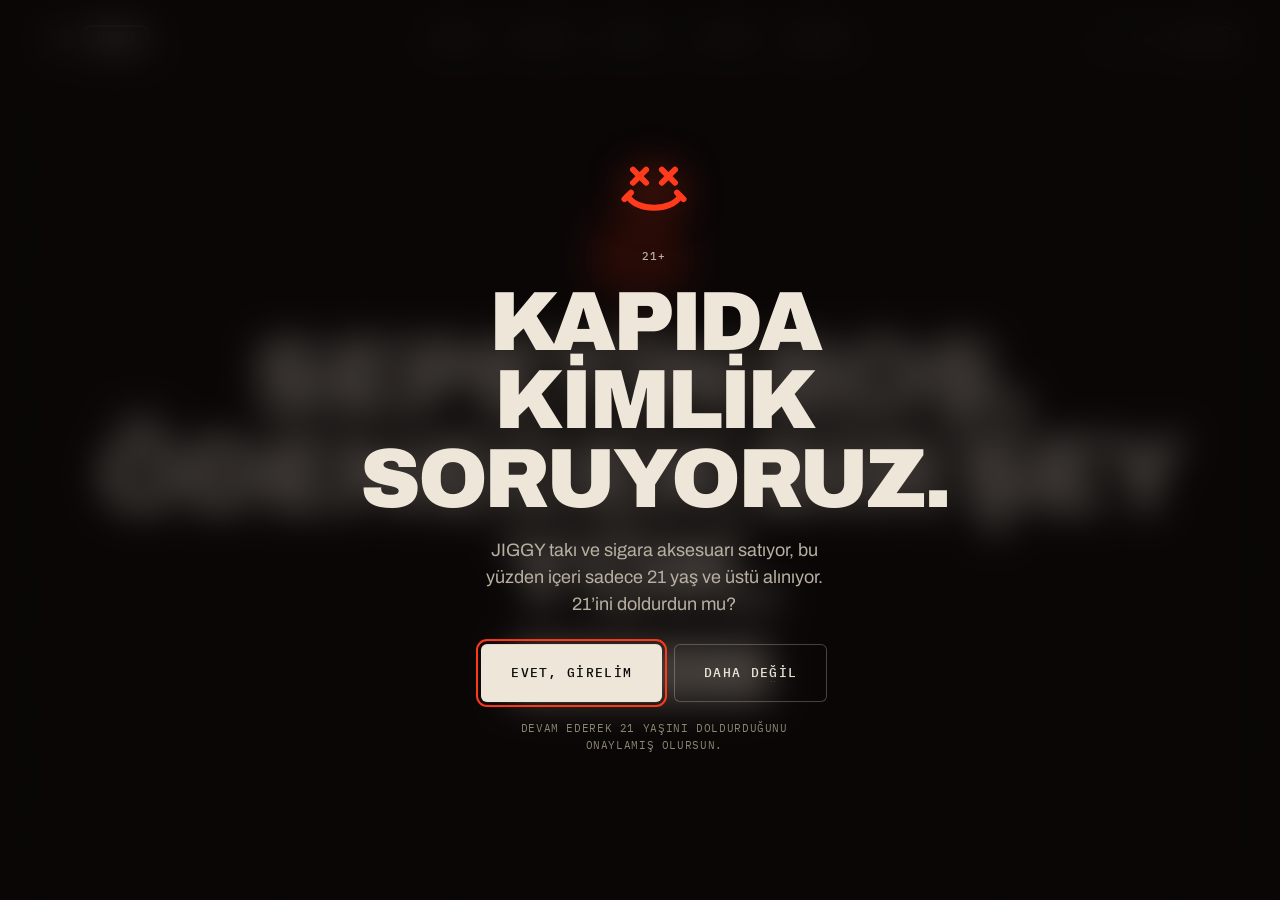
<file: checkout.html>
<!doctype html>
<html lang="tr" data-currency="TRY">
<head>
  <meta charset="utf-8">
  <meta name="viewport" content="width=device-width, initial-scale=1, viewport-fit=cover">
  <title data-i18n="meta.title.checkout">Ödeme — JIGGY</title>
  <meta name="robots" content="noindex">
  <meta name="theme-color" content="#0a0908">
  <link rel="icon" href="assets/img/favicon.svg" type="image/svg+xml">
  <link rel="preconnect" href="https://fonts.googleapis.com">
  <link rel="preconnect" href="https://fonts.gstatic.com" crossorigin>
  <link rel="stylesheet" href="https://fonts.googleapis.com/css2?family=Archivo:wdth,wght@62..100,400..900&family=IBM+Plex+Mono:wght@400;500&family=Instrument+Serif:ital@1&display=swap">
  <link rel="modulepreload" href="assets/js/config.js">
  <link rel="modulepreload" href="assets/js/i18n.js">
  <link rel="modulepreload" href="assets/js/products.js">
  <link rel="modulepreload" href="assets/js/images.js">
  <link rel="modulepreload" href="assets/js/cart.js">
  <link rel="modulepreload" href="assets/js/core.js">
  <link rel="modulepreload" href="assets/js/checkout.js">
  <link rel="stylesheet" href="assets/vendor/lenis.css">
  <link rel="stylesheet" href="assets/css/style.css">
  <script>
    document.documentElement.classList.add('js');
    // style.css sets --ink. Without it the stylesheet never arrived (a dropped request, or a broken cached copy in
    // an in-app browser) and the page would show as bare HTML: fetch a fresh copy before anything is drawn.
    if (!getComputedStyle(document.documentElement).getPropertyValue('--ink')) {
      document.write('<link rel="stylesheet" href="assets/css/style.css?retry=' + Date.now() + '">');
    }
    // A bag handed over from another copy of the site (payments run here, see config.js) replaces this one, before
    // the bag is read; cart.js then drops anything in it that can't be bought.
    if (location.hash.indexOf('#bag=') === 0) {
      try { localStorage.setItem('jiggy.cart.v1', decodeURIComponent(location.hash.slice(5))); } catch (e) {}
      history.replaceState(null, '', location.pathname + location.search);
    }
  </script>
</head>
<body data-page="checkout">
  <main id="main" data-co>
    <div class="co" data-co-main>
      <form class="co__form" novalidate data-form>
        <div><button type="button" class="link-arrow" data-cart-open>← <span data-i18n="co.back">Sepete dön</span></button></div>
        <h1 class="co__title" data-i18n="co.title">Ödeme</h1>

        <section class="co__block">
          <h2><span>01</span><b data-i18n="co.contact">İletişim</b></h2>
          <div class="fields">
            <div class="field field--full"><label for="f-email"><span data-i18n="co.email">E-posta</span><em data-i18n="co.required">Zorunlu</em></label><input id="f-email" name="email" maxlength="100" type="email" autocomplete="email" required></div>
            <div class="field field--full"><label for="f-phone"><span data-i18n="co.phone">Telefon</span><em data-i18n="co.required">Zorunlu</em></label><input id="f-phone" name="phone" maxlength="30" type="tel" autocomplete="tel" required></div>
          </div>
        </section>

        <section class="co__block">
          <h2><span>02</span><b data-i18n="co.delivery">Teslimat</b></h2>
          <div class="fields">
            <div class="field"><label for="f-first"><span data-i18n="co.first">Ad</span><em data-i18n="co.required">Zorunlu</em></label><input id="f-first" name="first" maxlength="50" autocomplete="given-name" required></div>
            <div class="field"><label for="f-last"><span data-i18n="co.last">Soyad</span><em data-i18n="co.required">Zorunlu</em></label><input id="f-last" name="last" maxlength="50" autocomplete="family-name" required></div>
            <div class="field field--full"><label for="f-address"><span data-i18n="co.address">Adres</span><em data-i18n="co.required">Zorunlu</em></label><input id="f-address" name="address" maxlength="300" autocomplete="street-address" required></div>
            <div class="field"><label for="f-city"><span data-i18n="co.city">Şehir</span><em data-i18n="co.required">Zorunlu</em></label><input id="f-city" name="city" maxlength="50" autocomplete="address-level2" required></div>
            <div class="field"><label for="f-zip"><span data-i18n="co.zip">Posta kodu</span><em data-i18n="co.required">Zorunlu</em></label><input id="f-zip" name="zip" maxlength="10" autocomplete="postal-code" required></div>
            <div class="field field--full"><label for="f-country"><span data-i18n="co.country">Ülke</span><em data-i18n="co.required">Zorunlu</em></label>
              <select id="f-country" name="country" autocomplete="country" required>
                <option value="TR">Türkiye</option>
              </select>
            </div>
          </div>
          <p class="eyebrow" data-i18n="co.method">Kargo seçeneği</p>
          <div class="radios" data-methods>
            <label class="radio"><input type="radio" name="method" value="standard" checked><span><b data-i18n="co.standard">Standart</b><small data-i18n="co.standard.d">2–5 iş günü</small></span><span class="radio__price" data-rate="standard"></span></label>
            <label class="radio"><input type="radio" name="method" value="express"><span><b data-i18n="co.express">Hızlı</b><small data-i18n="co.express.d">1–2 iş günü</small></span><span class="radio__price" data-rate="express"></span></label>
          </div>
        </section>

        <section class="co__block">
          <h2><span>03</span><b data-i18n="co.payment">Ödeme</b></h2>
          <div class="paynote">
            <svg class="smile" viewBox="0 0 64 64" fill="none" stroke="currentColor" stroke-width="4.5" stroke-linecap="round" stroke-linejoin="round" aria-hidden="true"><path d="M16 18l10 10M26 18L16 28M38 18l10 10M48 18L38 28"/><path d="M12 38c6 12 34 12 40 0"/></svg>
            <p data-paynote></p>
          </div>
          <img class="co__pay" src="assets/img/pay/iyzico-band-white.svg" width="456" height="32" alt="iyzico ile Öde: Mastercard, Visa, American Express, Troy" data-i18n-attr="alt:footer.pay" loading="lazy" decoding="async">
          <details class="co__docs" data-docs>
            <summary data-i18n="co.docs">Sözleşmeleri oku</summary>
            <div class="co__docs-body" data-docs-body data-lenis-prevent lang="tr">
              <div data-docs-order></div>
              <p data-docs-links><a href="on-bilgilendirme.html" target="_blank" rel="noopener">Ön Bilgilendirme Formu</a> · <a href="mesafeli-satis-sozlesmesi.html" target="_blank" rel="noopener">Mesafeli Satış Sözleşmesi</a></p>
            </div>
          </details>
          <label class="check" data-check="terms"><input type="checkbox" name="terms" required><span data-i18n-html="co.terms"><a href="on-bilgilendirme.html" target="_blank" rel="noopener">Ön Bilgilendirme Formu</a>’nu ve <a href="mesafeli-satis-sozlesmesi.html" target="_blank" rel="noopener">Mesafeli Satış Sözleşmesi</a>’ni okudum, onaylıyorum.</span></label>
          <label class="check" data-check="age"><input type="checkbox" name="age" required><span data-i18n-html="co.age">21 yaşını doldurdum, bu siparişi 21 yaşından küçük biri için vermiyorum. (<a href="yas-politikasi.html" target="_blank" rel="noopener">21+ Yaş Politikası</a>)</span></label>
          <p class="co__age-error" data-co-age-error hidden data-i18n="co.age.error">Sipariş vermek için 21 yaşını doldurduğunu onayla.</p>
          <p class="co__kvkk" data-i18n-html="co.kvkk">Kişisel verilerin <a href="gizlilik.html" target="_blank" rel="noopener">Gizlilik ve KVKK Aydınlatma Metni</a> kapsamında işlenir.</p>
          <p class="co__pay-error" data-co-pay-error role="alert" hidden></p>
          <button type="submit" class="btn btn--wide" data-magnetic="0.08"><span class="btn__roll" data-place></span></button>
        </section>
      </form>

      <aside class="co__summary">
        <div class="co__sticky">
          <p class="eyebrow" data-i18n="co.summary">Sipariş özeti</p>
          <div class="co__lines" data-co-lines></div>
          <div class="co__totals">
            <div class="co__set" data-co-set hidden><span data-i18n="cart.set">Set indirimi</span><span data-co-off></span></div>
            <div><span data-i18n="co.subtotal">Ara toplam</span><span data-co-sub></span></div>
            <div><span data-i18n="co.shipping">Kargo</span><span data-co-ship></span></div>
            <div class="co__grand"><span data-i18n="co.total">Toplam</span><strong data-co-total></strong></div>
          </div>
        </div>
      </aside>
    </div>
  </main>

  <script src="assets/vendor/gsap.min.js"></script>
  <script src="assets/vendor/ScrollTrigger.min.js"></script>
  <script src="assets/vendor/SplitText.min.js"></script>
  <script src="assets/vendor/CustomEase.min.js"></script>
  <script src="assets/vendor/lenis.min.js"></script>
  <script type="module" src="assets/js/checkout.js"></script>
</body>
</html>
</file>
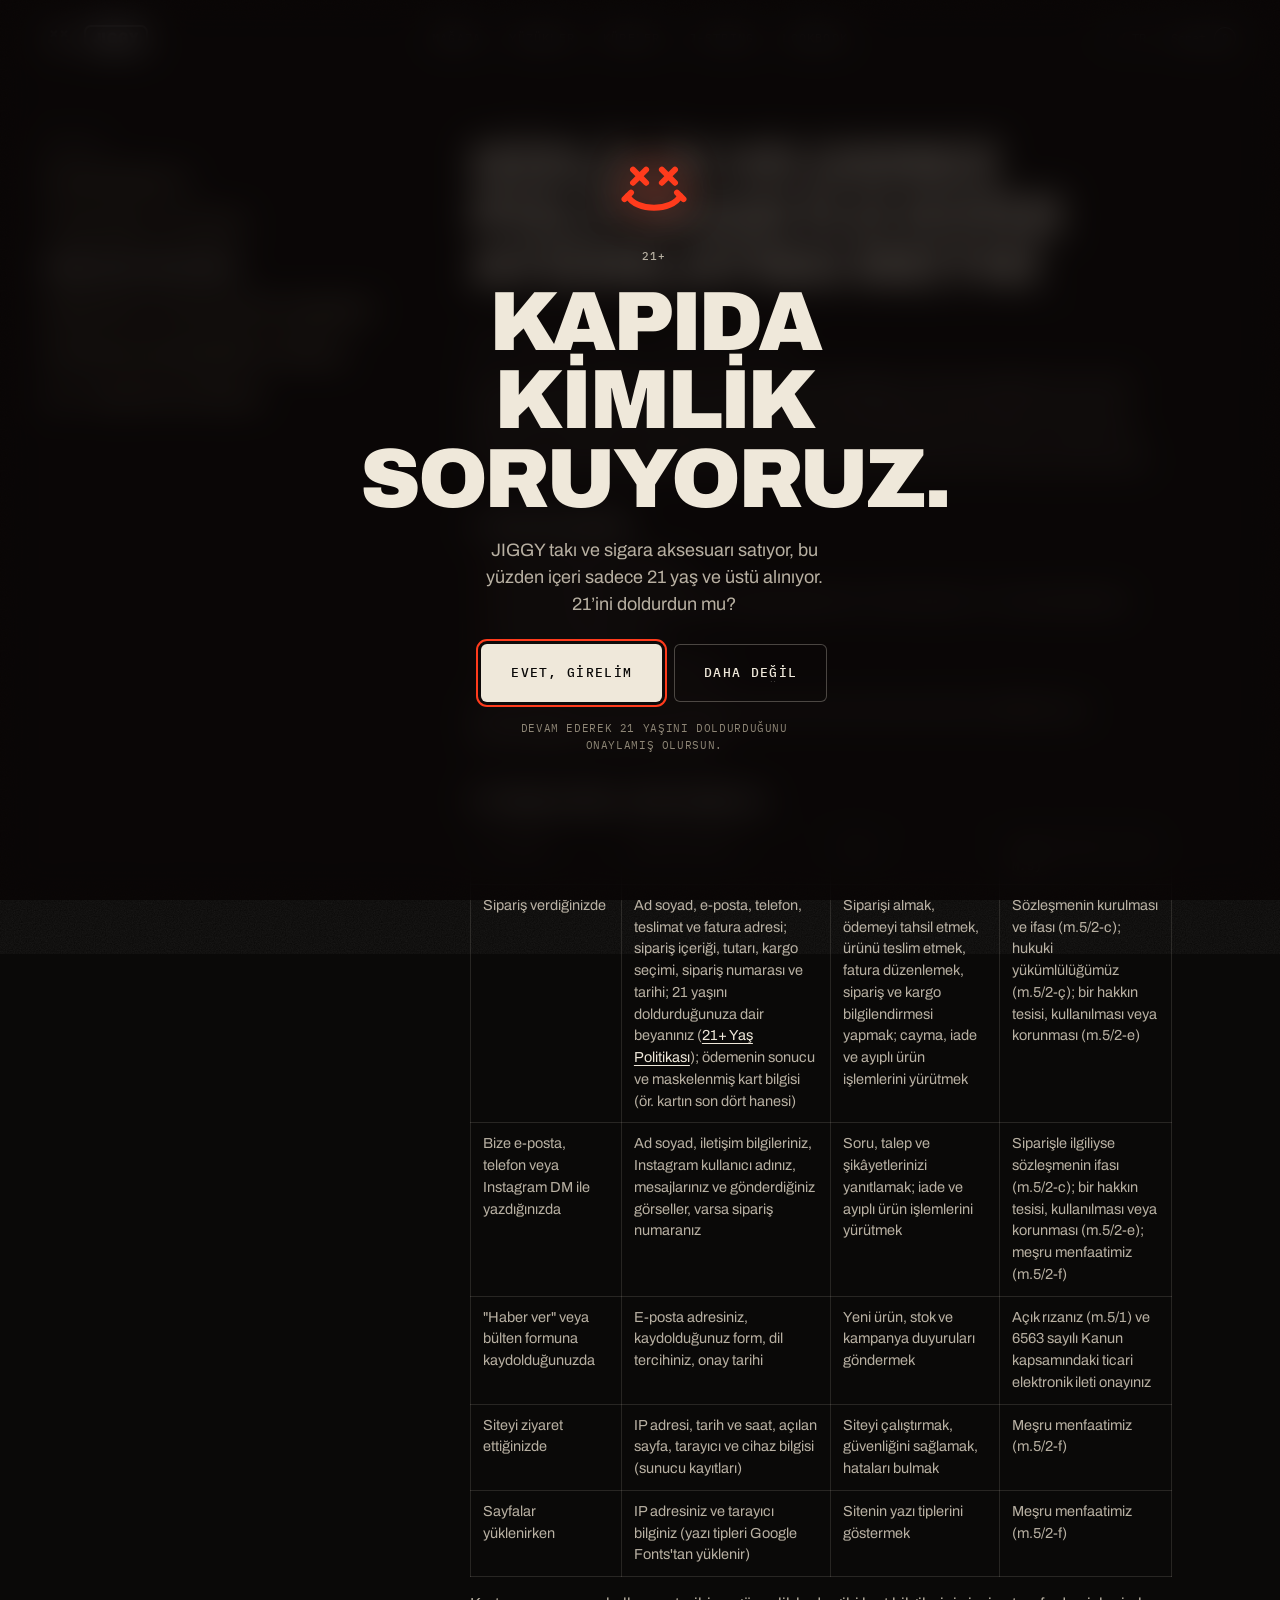
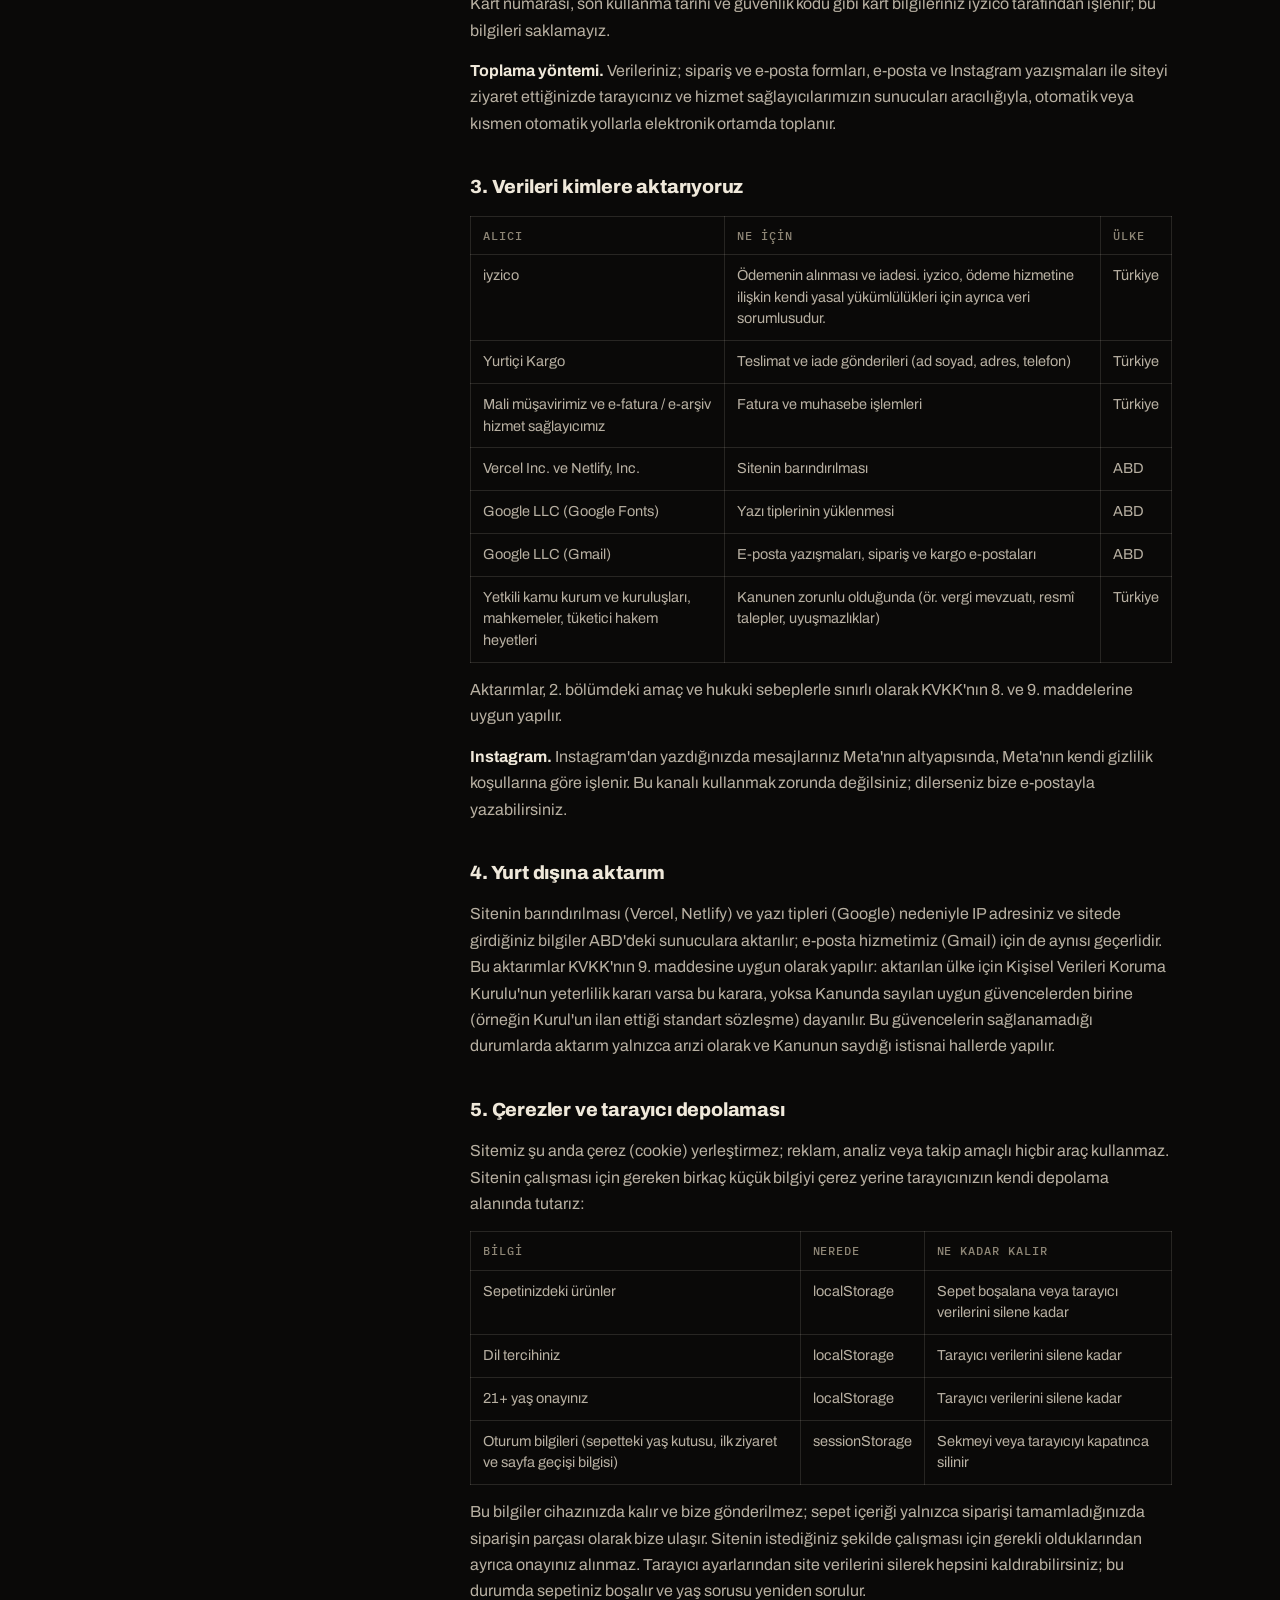
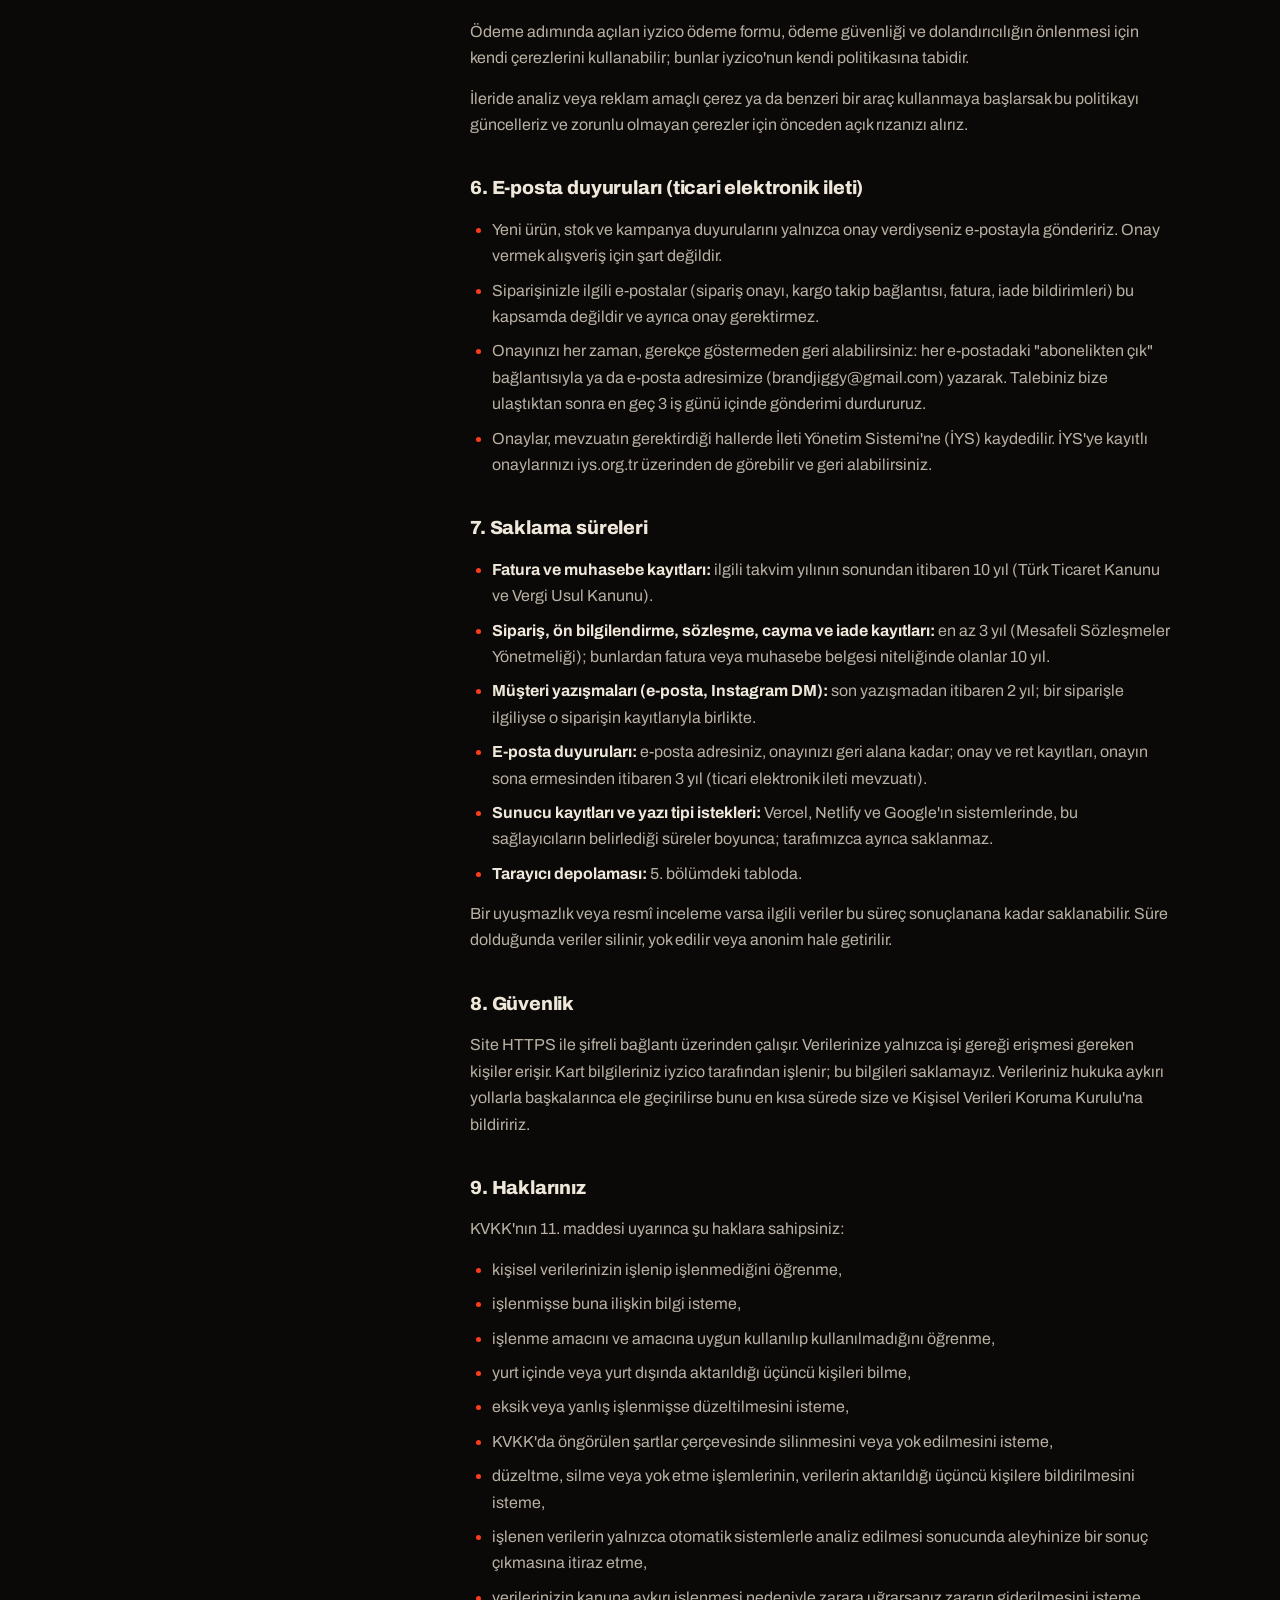
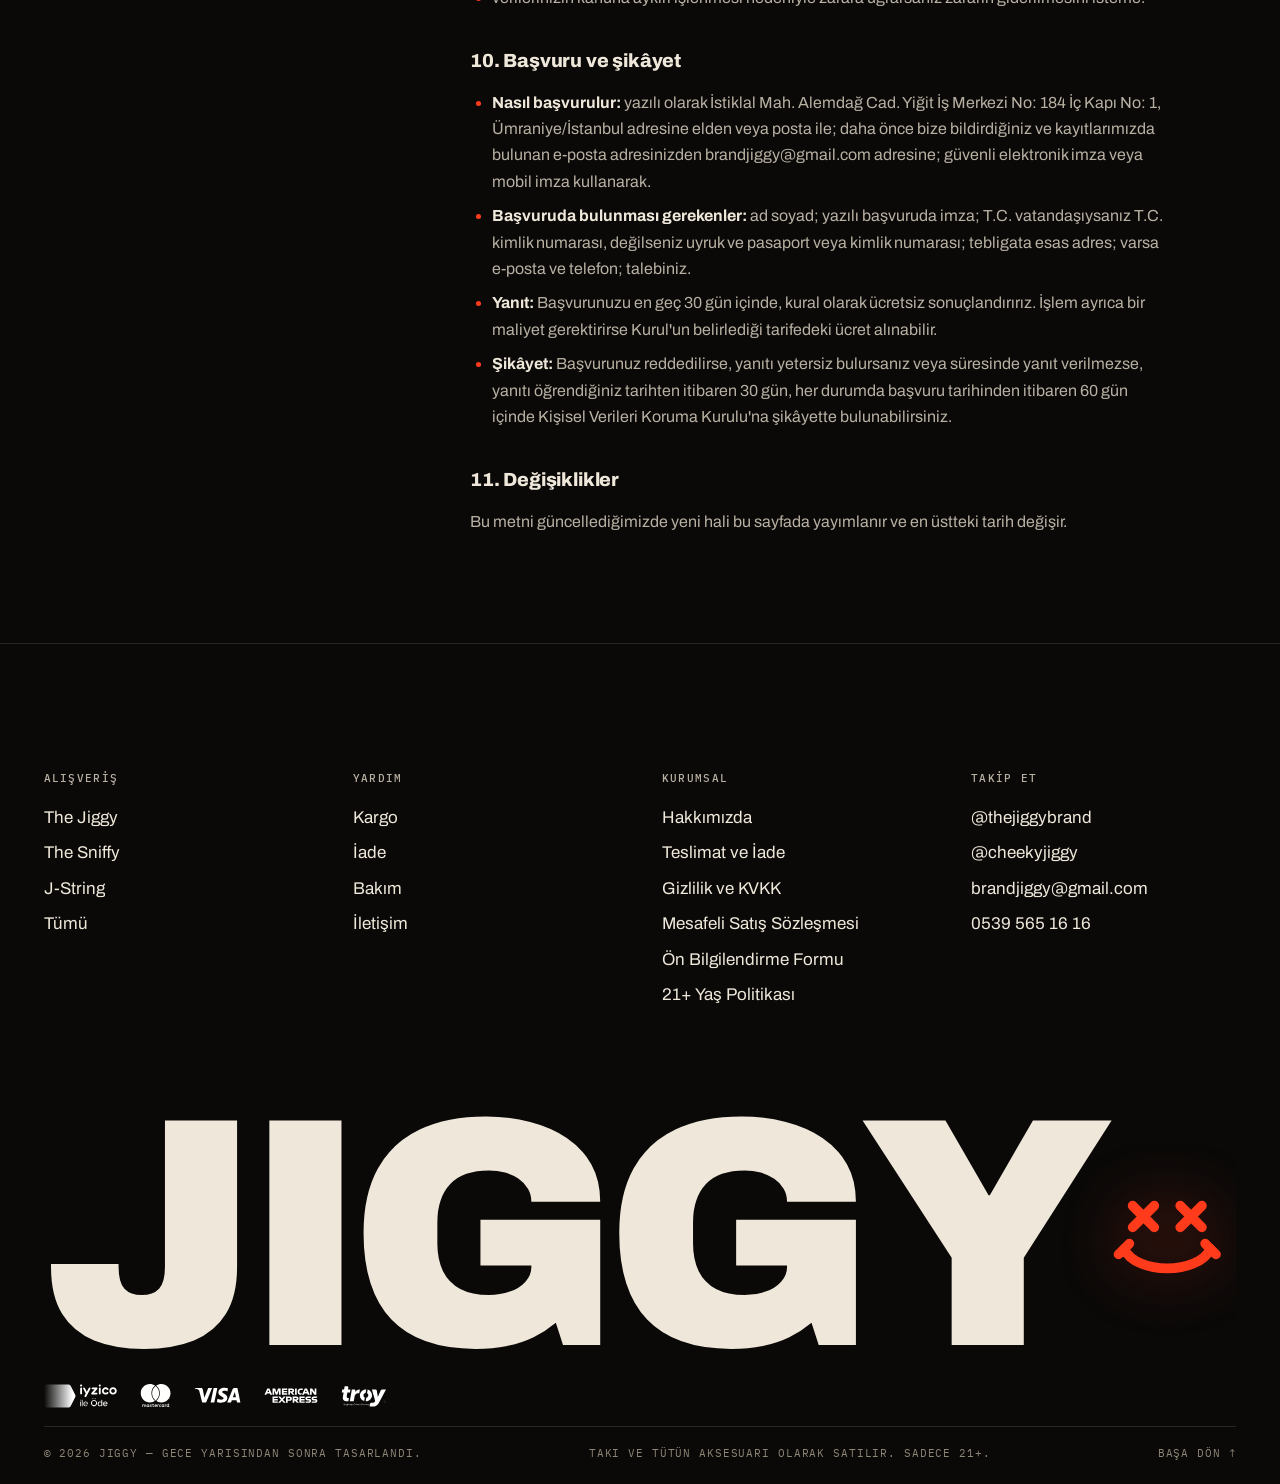
<file: gizlilik.html>
<!doctype html>
<html lang="tr">
<head>
  <meta charset="utf-8">
  <meta name="viewport" content="width=device-width, initial-scale=1, viewport-fit=cover">
  <title>Gizlilik ve KVKK — JIGGY</title>
  <meta name="description" content="JIGGY gizlilik ve çerez politikası, KVKK aydınlatma metni.">
  <meta name="theme-color" content="#0a0908">
  <link rel="icon" href="assets/img/favicon.svg" type="image/svg+xml">
  <link rel="preconnect" href="https://fonts.googleapis.com">
  <link rel="preconnect" href="https://fonts.gstatic.com" crossorigin>
  <link rel="stylesheet" href="https://fonts.googleapis.com/css2?family=Archivo:wdth,wght@62..100,400..900&family=IBM+Plex+Mono:wght@400;500&family=Instrument+Serif:ital@1&display=swap">
  <link rel="modulepreload" href="assets/js/config.js">
  <link rel="modulepreload" href="assets/js/i18n.js">
  <link rel="modulepreload" href="assets/js/products.js">
  <link rel="modulepreload" href="assets/js/images.js">
  <link rel="modulepreload" href="assets/js/cart.js">
  <link rel="modulepreload" href="assets/js/core.js">
  <link rel="modulepreload" href="assets/js/legal.js">
  <link rel="stylesheet" href="assets/vendor/lenis.css">
  <link rel="stylesheet" href="assets/css/style.css">
  <script>
    document.documentElement.classList.add('js');
    // style.css sets --ink. Without it the stylesheet never arrived (a dropped request, or a broken cached copy in
    // an in-app browser) and the page would show as bare HTML: fetch a fresh copy before anything is drawn.
    if (!getComputedStyle(document.documentElement).getPropertyValue('--ink')) {
      document.write('<link rel="stylesheet" href="assets/css/style.css?retry=' + Date.now() + '">');
    }
  </script>
</head>
<body data-page="legal">
  <main id="main" class="info legal">
    <nav class="info__nav" aria-label="Kurumsal" data-i18n-attr="aria-label:footer.corp">
      <p class="eyebrow" data-i18n="footer.corp">Kurumsal</p>
      <a href="hakkimizda.html" data-i18n="footer.about">Hakkımızda</a>
      <a href="teslimat-ve-iade.html" data-i18n="footer.delivery">Teslimat ve İade</a>
      <a href="gizlilik.html" data-i18n="footer.privacy" class="is-active" aria-current="page">Gizlilik ve KVKK</a>
      <a href="mesafeli-satis-sozlesmesi.html" data-i18n="footer.mss">Mesafeli Satış Sözleşmesi</a>
      <a href="on-bilgilendirme.html" data-i18n="footer.preinfo">Ön Bilgilendirme Formu</a>
      <a href="yas-politikasi.html" data-i18n="footer.age">21+ Yaş Politikası</a>
    </nav>

    <article class="legal__doc" lang="tr">
        <p class="legal__en" data-lang="en" lang="en">This text is published in Turkish, as Turkish consumer law requires.</p>
        <h1>Gizlilik ve Çerez Politikası ile KVKK Aydınlatma Metni</h1>
        <p class="legal__date">Son güncelleme: 24 Kasım 2026</p>
        <p>Bu metin, https://thejiggybrand.com sitesini ziyaret ettiğinizde, alışveriş yaptığınızda veya bize yazdığınızda kişisel verilerinizin nasıl işlendiğini anlatır. 6698 sayılı Kişisel Verilerin Korunması Kanunu'nun ("KVKK") 10. maddesi uyarınca hazırlanmış bir aydınlatma metnidir ve sizden onay istemez. Şu anda onay gerektiren tek işlem e-posta duyurularıdır; bunun için onayınız ayrıca alınır.</p>
        <h2>1. Veri sorumlusu</h2>
        <ul><li>Mahmut Adıgüzel ("JIGGY")</li><li>Adres: İstiklal Mah. Alemdağ Cad. Yiğit İş Merkezi No: 184 İç Kapı No: 1, Ümraniye/İstanbul</li><li>Telefon: 0539 565 16 16</li><li>E-posta: brandjiggy@gmail.com</li></ul>
        <p>Kişisel Verileri Koruma Kurulu kararları uyarınca Veri Sorumluları Siciline (VERBİS) kayıt yükümlülüğümüz bulunmamaktadır.</p>
        <h2>2. Hangi verileri, neden işliyoruz</h2>
        <div class="legal__table"><table><thead><tr><th>Ne zaman</th><th>Hangi veriler</th><th>Amaç</th><th>Hukuki sebep (KVKK m.5)</th></tr></thead><tbody><tr><td>Sipariş verdiğinizde</td><td>Ad soyad, e-posta, telefon, teslimat ve fatura adresi; sipariş içeriği, tutarı, kargo seçimi, sipariş numarası ve tarihi; 21 yaşını doldurduğunuza dair beyanınız (<a href="yas-politikasi.html">21+ Yaş Politikası</a>); ödemenin sonucu ve maskelenmiş kart bilgisi (ör. kartın son dört hanesi)</td><td>Siparişi almak, ödemeyi tahsil etmek, ürünü teslim etmek, fatura düzenlemek, sipariş ve kargo bilgilendirmesi yapmak; cayma, iade ve ayıplı ürün işlemlerini yürütmek</td><td>Sözleşmenin kurulması ve ifası (m.5/2-c); hukuki yükümlülüğümüz (m.5/2-ç); bir hakkın tesisi, kullanılması veya korunması (m.5/2-e)</td></tr><tr><td>Bize e-posta, telefon veya Instagram DM ile yazdığınızda</td><td>Ad soyad, iletişim bilgileriniz, Instagram kullanıcı adınız, mesajlarınız ve gönderdiğiniz görseller, varsa sipariş numaranız</td><td>Soru, talep ve şikâyetlerinizi yanıtlamak; iade ve ayıplı ürün işlemlerini yürütmek</td><td>Siparişle ilgiliyse sözleşmenin ifası (m.5/2-c); bir hakkın tesisi, kullanılması veya korunması (m.5/2-e); meşru menfaatimiz (m.5/2-f)</td></tr><tr><td>"Haber ver" veya bülten formuna kaydolduğunuzda</td><td>E-posta adresiniz, kaydolduğunuz form, dil tercihiniz, onay tarihi</td><td>Yeni ürün, stok ve kampanya duyuruları göndermek</td><td>Açık rızanız (m.5/1) ve 6563 sayılı Kanun kapsamındaki ticari elektronik ileti onayınız</td></tr><tr><td>Siteyi ziyaret ettiğinizde</td><td>IP adresi, tarih ve saat, açılan sayfa, tarayıcı ve cihaz bilgisi (sunucu kayıtları)</td><td>Siteyi çalıştırmak, güvenliğini sağlamak, hataları bulmak</td><td>Meşru menfaatimiz (m.5/2-f)</td></tr><tr><td>Sayfalar yüklenirken</td><td>IP adresiniz ve tarayıcı bilginiz (yazı tipleri Google Fonts'tan yüklenir)</td><td>Sitenin yazı tiplerini göstermek</td><td>Meşru menfaatimiz (m.5/2-f)</td></tr></tbody></table></div>
        <p>Kart numarası, son kullanma tarihi ve güvenlik kodu gibi kart bilgileriniz iyzico tarafından işlenir; bu bilgileri saklamayız.</p>
        <p><strong>Toplama yöntemi.</strong> Verileriniz; sipariş ve e-posta formları, e-posta ve Instagram yazışmaları ile siteyi ziyaret ettiğinizde tarayıcınız ve hizmet sağlayıcılarımızın sunucuları aracılığıyla, otomatik veya kısmen otomatik yollarla elektronik ortamda toplanır.</p>
        <h2>3. Verileri kimlere aktarıyoruz</h2>
        <div class="legal__table"><table><thead><tr><th>Alıcı</th><th>Ne için</th><th>Ülke</th></tr></thead><tbody><tr><td>iyzico</td><td>Ödemenin alınması ve iadesi. iyzico, ödeme hizmetine ilişkin kendi yasal yükümlülükleri için ayrıca veri sorumlusudur.</td><td>Türkiye</td></tr><tr><td>Yurtiçi Kargo</td><td>Teslimat ve iade gönderileri (ad soyad, adres, telefon)</td><td>Türkiye</td></tr><tr><td>Mali müşavirimiz ve e-fatura / e-arşiv hizmet sağlayıcımız</td><td>Fatura ve muhasebe işlemleri</td><td>Türkiye</td></tr><tr><td>Vercel Inc. ve Netlify, Inc.</td><td>Sitenin barındırılması</td><td>ABD</td></tr><tr><td>Google LLC (Google Fonts)</td><td>Yazı tiplerinin yüklenmesi</td><td>ABD</td></tr><tr><td>Google LLC (Gmail)</td><td>E-posta yazışmaları, sipariş ve kargo e-postaları</td><td>ABD</td></tr><tr><td>Yetkili kamu kurum ve kuruluşları, mahkemeler, tüketici hakem heyetleri</td><td>Kanunen zorunlu olduğunda (ör. vergi mevzuatı, resmî talepler, uyuşmazlıklar)</td><td>Türkiye</td></tr></tbody></table></div>
        <p>Aktarımlar, 2. bölümdeki amaç ve hukuki sebeplerle sınırlı olarak KVKK'nın 8. ve 9. maddelerine uygun yapılır.</p>
        <p><strong>Instagram.</strong> Instagram'dan yazdığınızda mesajlarınız Meta'nın altyapısında, Meta'nın kendi gizlilik koşullarına göre işlenir. Bu kanalı kullanmak zorunda değilsiniz; dilerseniz bize e-postayla yazabilirsiniz.</p>
        <h2>4. Yurt dışına aktarım</h2>
        <p>Sitenin barındırılması (Vercel, Netlify) ve yazı tipleri (Google) nedeniyle IP adresiniz ve sitede girdiğiniz bilgiler ABD'deki sunuculara aktarılır; e-posta hizmetimiz (Gmail) için de aynısı geçerlidir. Bu aktarımlar KVKK'nın 9. maddesine uygun olarak yapılır: aktarılan ülke için Kişisel Verileri Koruma Kurulu'nun yeterlilik kararı varsa bu karara, yoksa Kanunda sayılan uygun güvencelerden birine (örneğin Kurul'un ilan ettiği standart sözleşme) dayanılır. Bu güvencelerin sağlanamadığı durumlarda aktarım yalnızca arızi olarak ve Kanunun saydığı istisnai hallerde yapılır.</p>
        <h2>5. Çerezler ve tarayıcı depolaması</h2>
        <p>Sitemiz şu anda çerez (cookie) yerleştirmez; reklam, analiz veya takip amaçlı hiçbir araç kullanmaz. Sitenin çalışması için gereken birkaç küçük bilgiyi çerez yerine tarayıcınızın kendi depolama alanında tutarız:</p>
        <div class="legal__table"><table><thead><tr><th>Bilgi</th><th>Nerede</th><th>Ne kadar kalır</th></tr></thead><tbody><tr><td>Sepetinizdeki ürünler</td><td>localStorage</td><td>Sepet boşalana veya tarayıcı verilerini silene kadar</td></tr><tr><td>Dil tercihiniz</td><td>localStorage</td><td>Tarayıcı verilerini silene kadar</td></tr><tr><td>21+ yaş onayınız</td><td>localStorage</td><td>Tarayıcı verilerini silene kadar</td></tr><tr><td>Oturum bilgileri (sepetteki yaş kutusu, ilk ziyaret ve sayfa geçişi bilgisi)</td><td>sessionStorage</td><td>Sekmeyi veya tarayıcıyı kapatınca silinir</td></tr></tbody></table></div>
        <p>Bu bilgiler cihazınızda kalır ve bize gönderilmez; sepet içeriği yalnızca siparişi tamamladığınızda siparişin parçası olarak bize ulaşır. Sitenin istediğiniz şekilde çalışması için gerekli olduklarından ayrıca onayınız alınmaz. Tarayıcı ayarlarından site verilerini silerek hepsini kaldırabilirsiniz; bu durumda sepetiniz boşalır ve yaş sorusu yeniden sorulur.</p>
        <p>Ödeme adımında açılan iyzico ödeme formu, ödeme güvenliği ve dolandırıcılığın önlenmesi için kendi çerezlerini kullanabilir; bunlar iyzico'nun kendi politikasına tabidir.</p>
        <p>İleride analiz veya reklam amaçlı çerez ya da benzeri bir araç kullanmaya başlarsak bu politikayı güncelleriz ve zorunlu olmayan çerezler için önceden açık rızanızı alırız.</p>
        <h2>6. E-posta duyuruları (ticari elektronik ileti)</h2>
        <ul><li>Yeni ürün, stok ve kampanya duyurularını yalnızca onay verdiyseniz e-postayla göndeririz. Onay vermek alışveriş için şart değildir.</li><li>Siparişinizle ilgili e-postalar (sipariş onayı, kargo takip bağlantısı, fatura, iade bildirimleri) bu kapsamda değildir ve ayrıca onay gerektirmez.</li><li>Onayınızı her zaman, gerekçe göstermeden geri alabilirsiniz: her e-postadaki "abonelikten çık" bağlantısıyla ya da e-posta adresimize (brandjiggy@gmail.com) yazarak. Talebiniz bize ulaştıktan sonra en geç 3 iş günü içinde gönderimi durdururuz.</li><li>Onaylar, mevzuatın gerektirdiği hallerde İleti Yönetim Sistemi'ne (İYS) kaydedilir. İYS'ye kayıtlı onaylarınızı iys.org.tr üzerinden de görebilir ve geri alabilirsiniz.</li></ul>
        <h2>7. Saklama süreleri</h2>
        <ul><li><strong>Fatura ve muhasebe kayıtları:</strong> ilgili takvim yılının sonundan itibaren 10 yıl (Türk Ticaret Kanunu ve Vergi Usul Kanunu).</li><li><strong>Sipariş, ön bilgilendirme, sözleşme, cayma ve iade kayıtları:</strong> en az 3 yıl (Mesafeli Sözleşmeler Yönetmeliği); bunlardan fatura veya muhasebe belgesi niteliğinde olanlar 10 yıl.</li><li><strong>Müşteri yazışmaları (e-posta, Instagram DM):</strong> son yazışmadan itibaren 2 yıl; bir siparişle ilgiliyse o siparişin kayıtlarıyla birlikte.</li><li><strong>E-posta duyuruları:</strong> e-posta adresiniz, onayınızı geri alana kadar; onay ve ret kayıtları, onayın sona ermesinden itibaren 3 yıl (ticari elektronik ileti mevzuatı).</li><li><strong>Sunucu kayıtları ve yazı tipi istekleri:</strong> Vercel, Netlify ve Google'ın sistemlerinde, bu sağlayıcıların belirlediği süreler boyunca; tarafımızca ayrıca saklanmaz.</li><li><strong>Tarayıcı depolaması:</strong> 5. bölümdeki tabloda.</li></ul>
        <p>Bir uyuşmazlık veya resmî inceleme varsa ilgili veriler bu süreç sonuçlanana kadar saklanabilir. Süre dolduğunda veriler silinir, yok edilir veya anonim hale getirilir.</p>
        <h2>8. Güvenlik</h2>
        <p>Site HTTPS ile şifreli bağlantı üzerinden çalışır. Verilerinize yalnızca işi gereği erişmesi gereken kişiler erişir. Kart bilgileriniz iyzico tarafından işlenir; bu bilgileri saklamayız. Verileriniz hukuka aykırı yollarla başkalarınca ele geçirilirse bunu en kısa sürede size ve Kişisel Verileri Koruma Kurulu'na bildiririz.</p>
        <h2>9. Haklarınız</h2>
        <p>KVKK'nın 11. maddesi uyarınca şu haklara sahipsiniz:</p>
        <ul><li>kişisel verilerinizin işlenip işlenmediğini öğrenme,</li><li>işlenmişse buna ilişkin bilgi isteme,</li><li>işlenme amacını ve amacına uygun kullanılıp kullanılmadığını öğrenme,</li><li>yurt içinde veya yurt dışında aktarıldığı üçüncü kişileri bilme,</li><li>eksik veya yanlış işlenmişse düzeltilmesini isteme,</li><li>KVKK'da öngörülen şartlar çerçevesinde silinmesini veya yok edilmesini isteme,</li><li>düzeltme, silme veya yok etme işlemlerinin, verilerin aktarıldığı üçüncü kişilere bildirilmesini isteme,</li><li>işlenen verilerin yalnızca otomatik sistemlerle analiz edilmesi sonucunda aleyhinize bir sonuç çıkmasına itiraz etme,</li><li>verilerinizin kanuna aykırı işlenmesi nedeniyle zarara uğrarsanız zararın giderilmesini isteme.</li></ul>
        <h2>10. Başvuru ve şikâyet</h2>
        <ul><li><strong>Nasıl başvurulur:</strong> yazılı olarak İstiklal Mah. Alemdağ Cad. Yiğit İş Merkezi No: 184 İç Kapı No: 1, Ümraniye/İstanbul adresine elden veya posta ile; daha önce bize bildirdiğiniz ve kayıtlarımızda bulunan e-posta adresinizden brandjiggy@gmail.com adresine; güvenli elektronik imza veya mobil imza kullanarak.</li><li><strong>Başvuruda bulunması gerekenler:</strong> ad soyad; yazılı başvuruda imza; T.C. vatandaşıysanız T.C. kimlik numarası, değilseniz uyruk ve pasaport veya kimlik numarası; tebligata esas adres; varsa e-posta ve telefon; talebiniz.</li><li><strong>Yanıt:</strong> Başvurunuzu en geç 30 gün içinde, kural olarak ücretsiz sonuçlandırırız. İşlem ayrıca bir maliyet gerektirirse Kurul'un belirlediği tarifedeki ücret alınabilir.</li><li><strong>Şikâyet:</strong> Başvurunuz reddedilirse, yanıtı yetersiz bulursanız veya süresinde yanıt verilmezse, yanıtı öğrendiğiniz tarihten itibaren 30 gün, her durumda başvuru tarihinden itibaren 60 gün içinde Kişisel Verileri Koruma Kurulu'na şikâyette bulunabilirsiniz.</li></ul>
        <h2>11. Değişiklikler</h2>
        <p>Bu metni güncellediğimizde yeni hali bu sayfada yayımlanır ve en üstteki tarih değişir.</p>
    </article>
  </main>

  <div data-footer></div>

  <script src="assets/vendor/gsap.min.js"></script>
  <script src="assets/vendor/ScrollTrigger.min.js"></script>
  <script src="assets/vendor/SplitText.min.js"></script>
  <script src="assets/vendor/CustomEase.min.js"></script>
  <script src="assets/vendor/lenis.min.js"></script>
  <script type="module" src="assets/js/legal.js"></script>
</body>
</html>
</file>
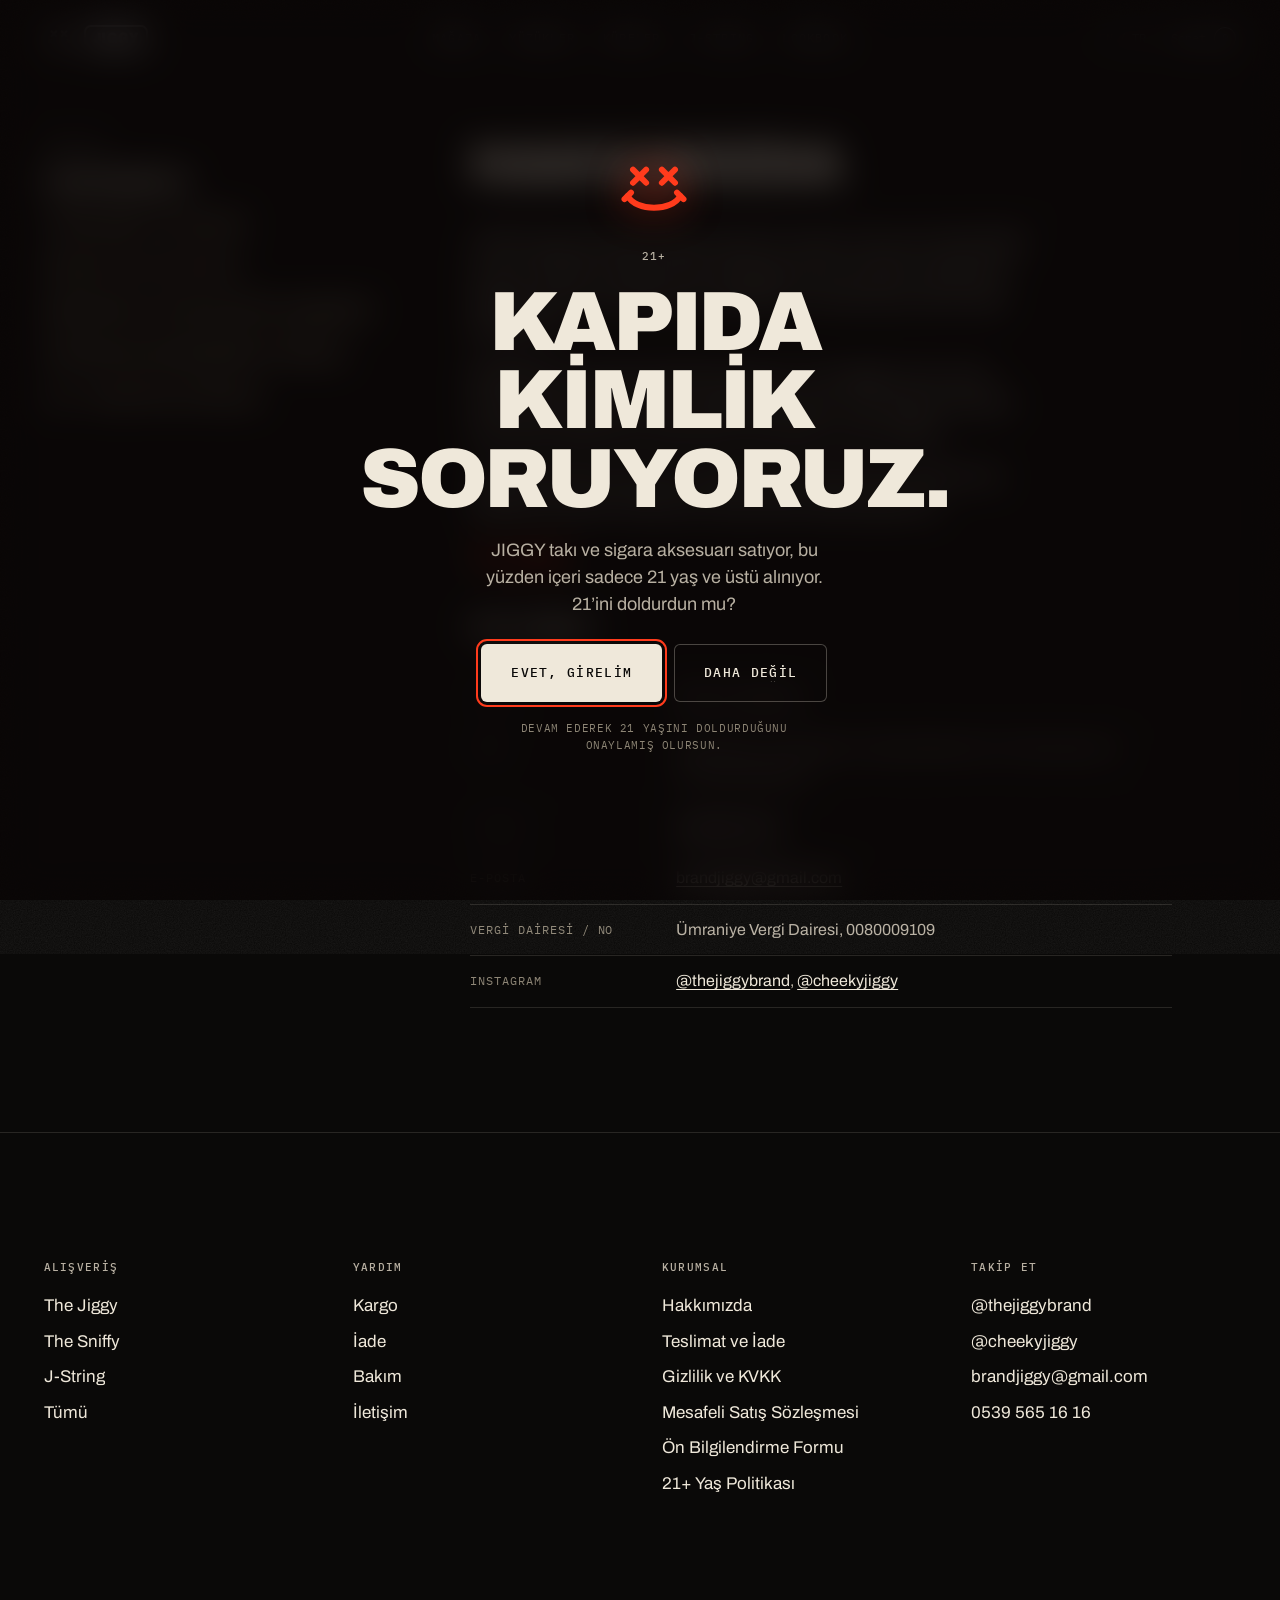
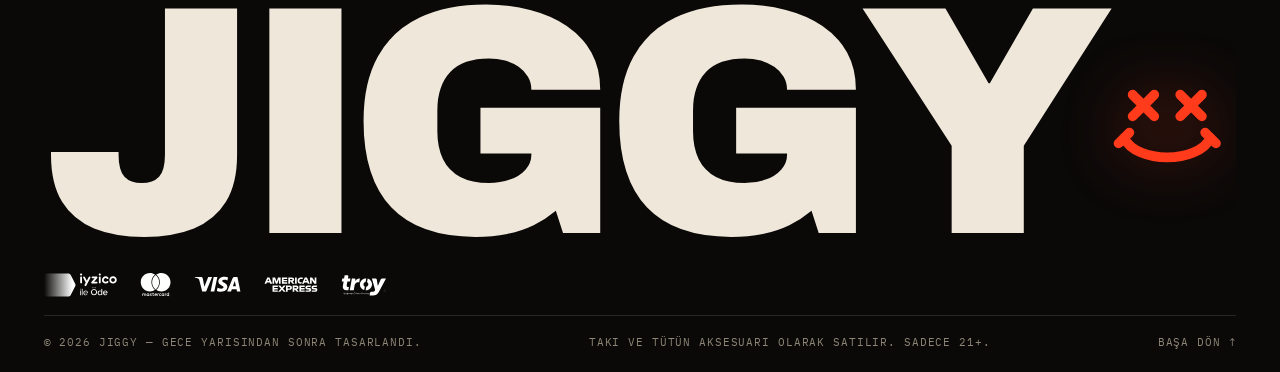
<file: hakkimizda.html>
<!doctype html>
<html lang="tr">
<head>
  <meta charset="utf-8">
  <meta name="viewport" content="width=device-width, initial-scale=1, viewport-fit=cover">
  <title>Hakkımızda — JIGGY</title>
  <meta name="description" content="JIGGY hakkında: geceye takılan yüzük ve küpeler. Satıcı bilgileri ve iletişim.">
  <meta name="theme-color" content="#0a0908">
  <link rel="icon" href="assets/img/favicon.svg" type="image/svg+xml">
  <link rel="preconnect" href="https://fonts.googleapis.com">
  <link rel="preconnect" href="https://fonts.gstatic.com" crossorigin>
  <link rel="stylesheet" href="https://fonts.googleapis.com/css2?family=Archivo:wdth,wght@62..100,400..900&family=IBM+Plex+Mono:wght@400;500&family=Instrument+Serif:ital@1&display=swap">
  <link rel="modulepreload" href="assets/js/config.js">
  <link rel="modulepreload" href="assets/js/i18n.js">
  <link rel="modulepreload" href="assets/js/products.js">
  <link rel="modulepreload" href="assets/js/images.js">
  <link rel="modulepreload" href="assets/js/cart.js">
  <link rel="modulepreload" href="assets/js/core.js">
  <link rel="modulepreload" href="assets/js/legal.js">
  <link rel="stylesheet" href="assets/vendor/lenis.css">
  <link rel="stylesheet" href="assets/css/style.css">
  <script>
    document.documentElement.classList.add('js');
    // style.css sets --ink. Without it the stylesheet never arrived (a dropped request, or a broken cached copy in
    // an in-app browser) and the page would show as bare HTML: fetch a fresh copy before anything is drawn.
    if (!getComputedStyle(document.documentElement).getPropertyValue('--ink')) {
      document.write('<link rel="stylesheet" href="assets/css/style.css?retry=' + Date.now() + '">');
    }
  </script>
</head>
<body data-page="legal">
  <main id="main" class="info legal">
    <nav class="info__nav" aria-label="Kurumsal" data-i18n-attr="aria-label:footer.corp">
      <p class="eyebrow" data-i18n="footer.corp">Kurumsal</p>
      <a href="hakkimizda.html" data-i18n="footer.about" class="is-active" aria-current="page">Hakkımızda</a>
      <a href="teslimat-ve-iade.html" data-i18n="footer.delivery">Teslimat ve İade</a>
      <a href="gizlilik.html" data-i18n="footer.privacy">Gizlilik ve KVKK</a>
      <a href="mesafeli-satis-sozlesmesi.html" data-i18n="footer.mss">Mesafeli Satış Sözleşmesi</a>
      <a href="on-bilgilendirme.html" data-i18n="footer.preinfo">Ön Bilgilendirme Formu</a>
      <a href="yas-politikasi.html" data-i18n="footer.age">21+ Yaş Politikası</a>
    </nav>

    <article class="legal__doc" lang="tr">
        <h1 lang="tr" data-i18n="footer.about">Hakkımızda</h1>
        <div class="legal__lede" data-lang="tr">
          <p>JIGGY, geceye takılan takılar yapan bir marka. Önce stil: elde iddialı duran yüzükler, kulakta tek bir çizgi gibi duran küpeler, saklamaya değer kutular. Her parçayı bir kombinin son dokunuşu olsun diye tasarlıyoruz.</p>
          <p>Marifetleri de var ama onlar işin bonusu. The Jiggy’nin ön yüzü boydan boya delik, istersen sigaranı da tutar. The Sniffy iki parçalı; ister ikisini birden tak, ister birini. Önce takı, sonra marifet.</p>
          <p>Yüzükler kraft kutumuzda, küpeler kendi kutusunda, sade bir dış etiketle yola çıkar. Yalnızca 21 yaş üstüne satış yapıyoruz.</p>
          <p class="legal__sign" lang="en">Stay jiggy.</p>
        </div>
        <div class="legal__lede" data-lang="en" lang="en">
          <p>JIGGY makes jewelry for the night. Style comes first: rings that hold their own on the hand, earrings that sit on the ear like a single clean line, boxes worth keeping. Every piece is designed as the last touch of an outfit.</p>
          <p>The tricks are a bonus. The Jiggy’s face is drilled clean through, so it can hold your cigarette too. The Sniffy comes in two parts: wear both, or just one. Jewelry first, tricks second.</p>
          <p>Rings ship in our kraft box, earrings in their own box, always with a plain outer label. We only sell to adults 21+.</p>
          <p class="legal__sign">Stay jiggy.</p>
        </div>
        <h2 data-lang="tr">Satıcı bilgileri</h2>
        <h2 data-lang="en" lang="en">Seller</h2>
        <dl class="legal__seller" lang="tr">
          <div><dt><span data-lang="tr">Satıcı</span><span data-lang="en" lang="en">Seller</span></dt><dd>Mahmut Adıgüzel</dd></div>
          <div><dt><span data-lang="tr">Adres</span><span data-lang="en" lang="en">Address</span></dt><dd>İstiklal Mah. Alemdağ Cad. Yiğit İş Merkezi No: 184 İç Kapı No: 1, Ümraniye/İstanbul</dd></div>
          <div><dt><span data-lang="tr">Telefon</span><span data-lang="en" lang="en">Phone</span></dt><dd><a href="tel:+905395651616">0539 565 16 16</a></dd></div>
          <div><dt><span data-lang="tr">E-posta</span><span data-lang="en" lang="en">Email</span></dt><dd><a href="mailto:brandjiggy@gmail.com">brandjiggy@gmail.com</a></dd></div>
          <div><dt><span data-lang="tr">Vergi dairesi / no</span><span data-lang="en" lang="en">Tax office / no.</span></dt><dd>Ümraniye Vergi Dairesi, 0080009109</dd></div>
          <div><dt>Instagram</dt><dd><a href="https://www.instagram.com/thejiggybrand/" target="_blank" rel="noopener">@thejiggybrand</a>, <a href="https://www.instagram.com/cheekyjiggy/" target="_blank" rel="noopener">@cheekyjiggy</a></dd></div>
        </dl>
    </article>
  </main>

  <div data-footer></div>

  <script src="assets/vendor/gsap.min.js"></script>
  <script src="assets/vendor/ScrollTrigger.min.js"></script>
  <script src="assets/vendor/SplitText.min.js"></script>
  <script src="assets/vendor/CustomEase.min.js"></script>
  <script src="assets/vendor/lenis.min.js"></script>
  <script type="module" src="assets/js/legal.js"></script>
</body>
</html>
</file>
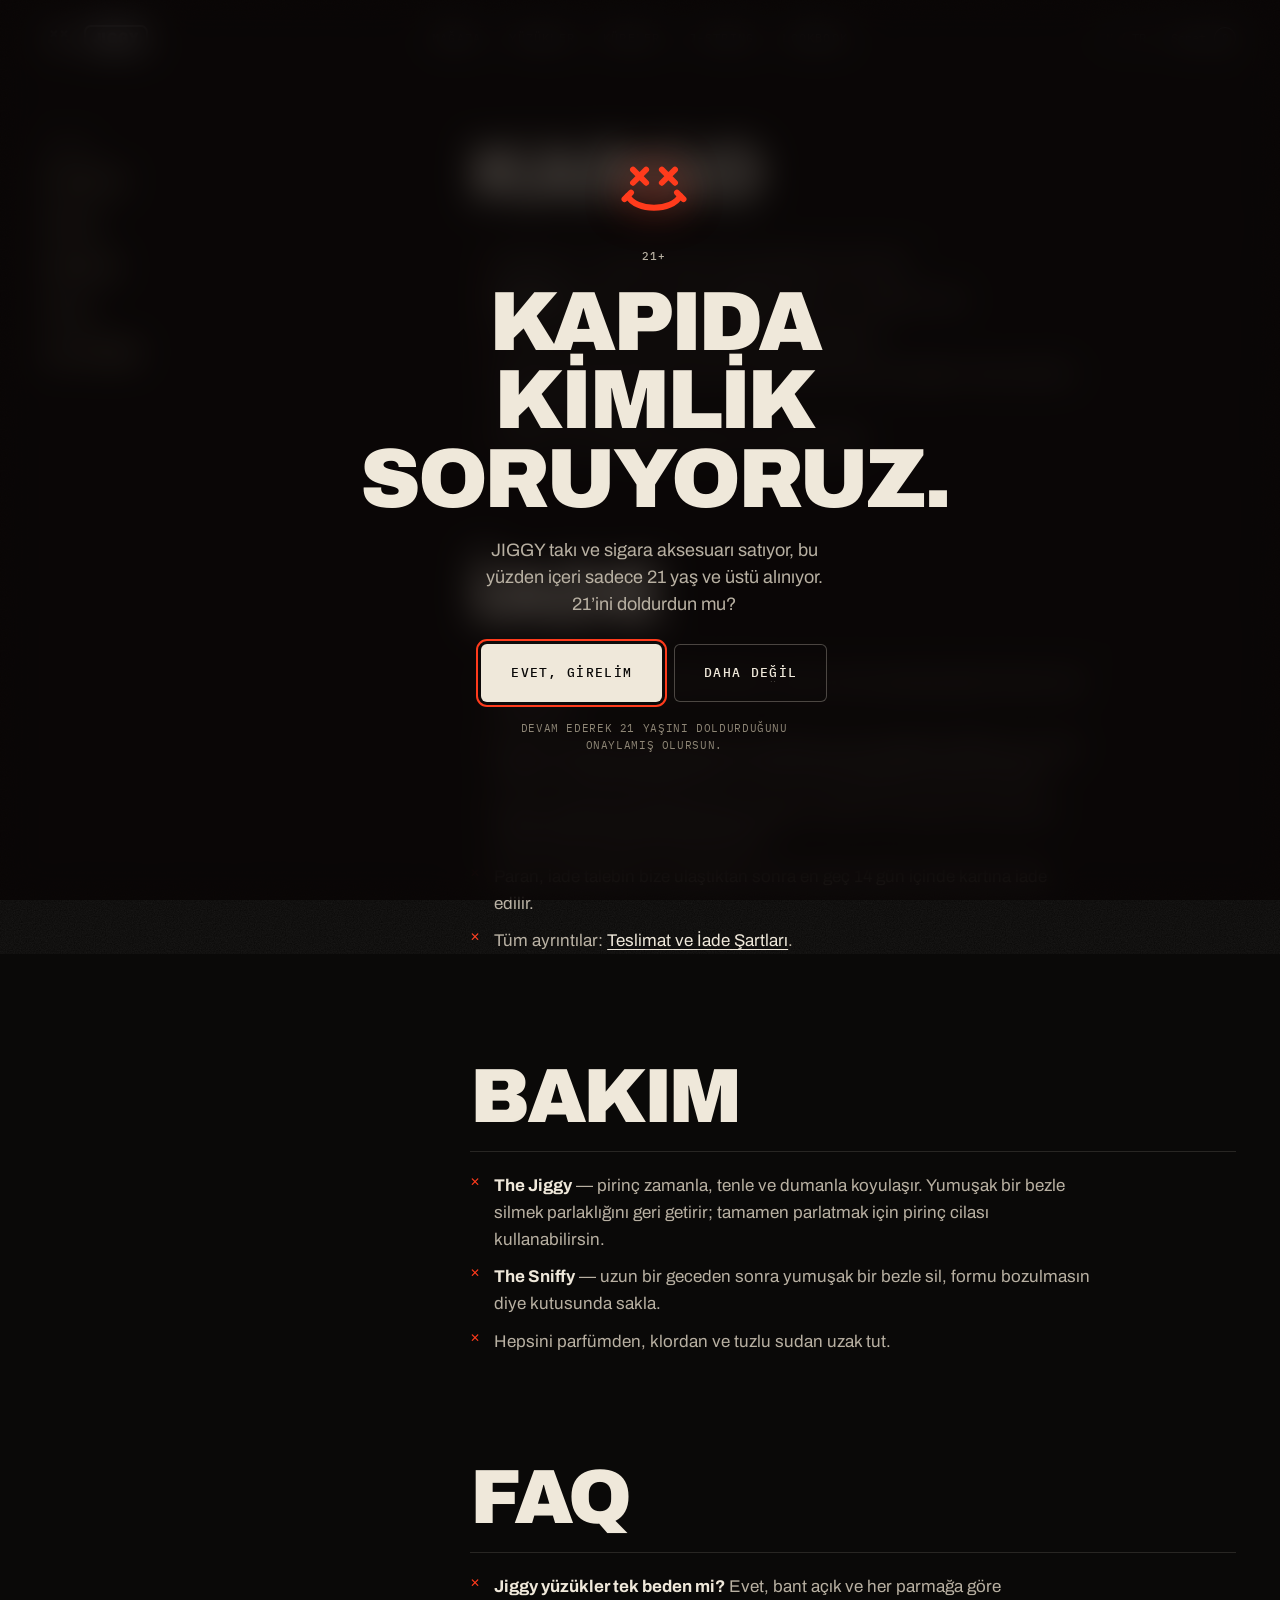
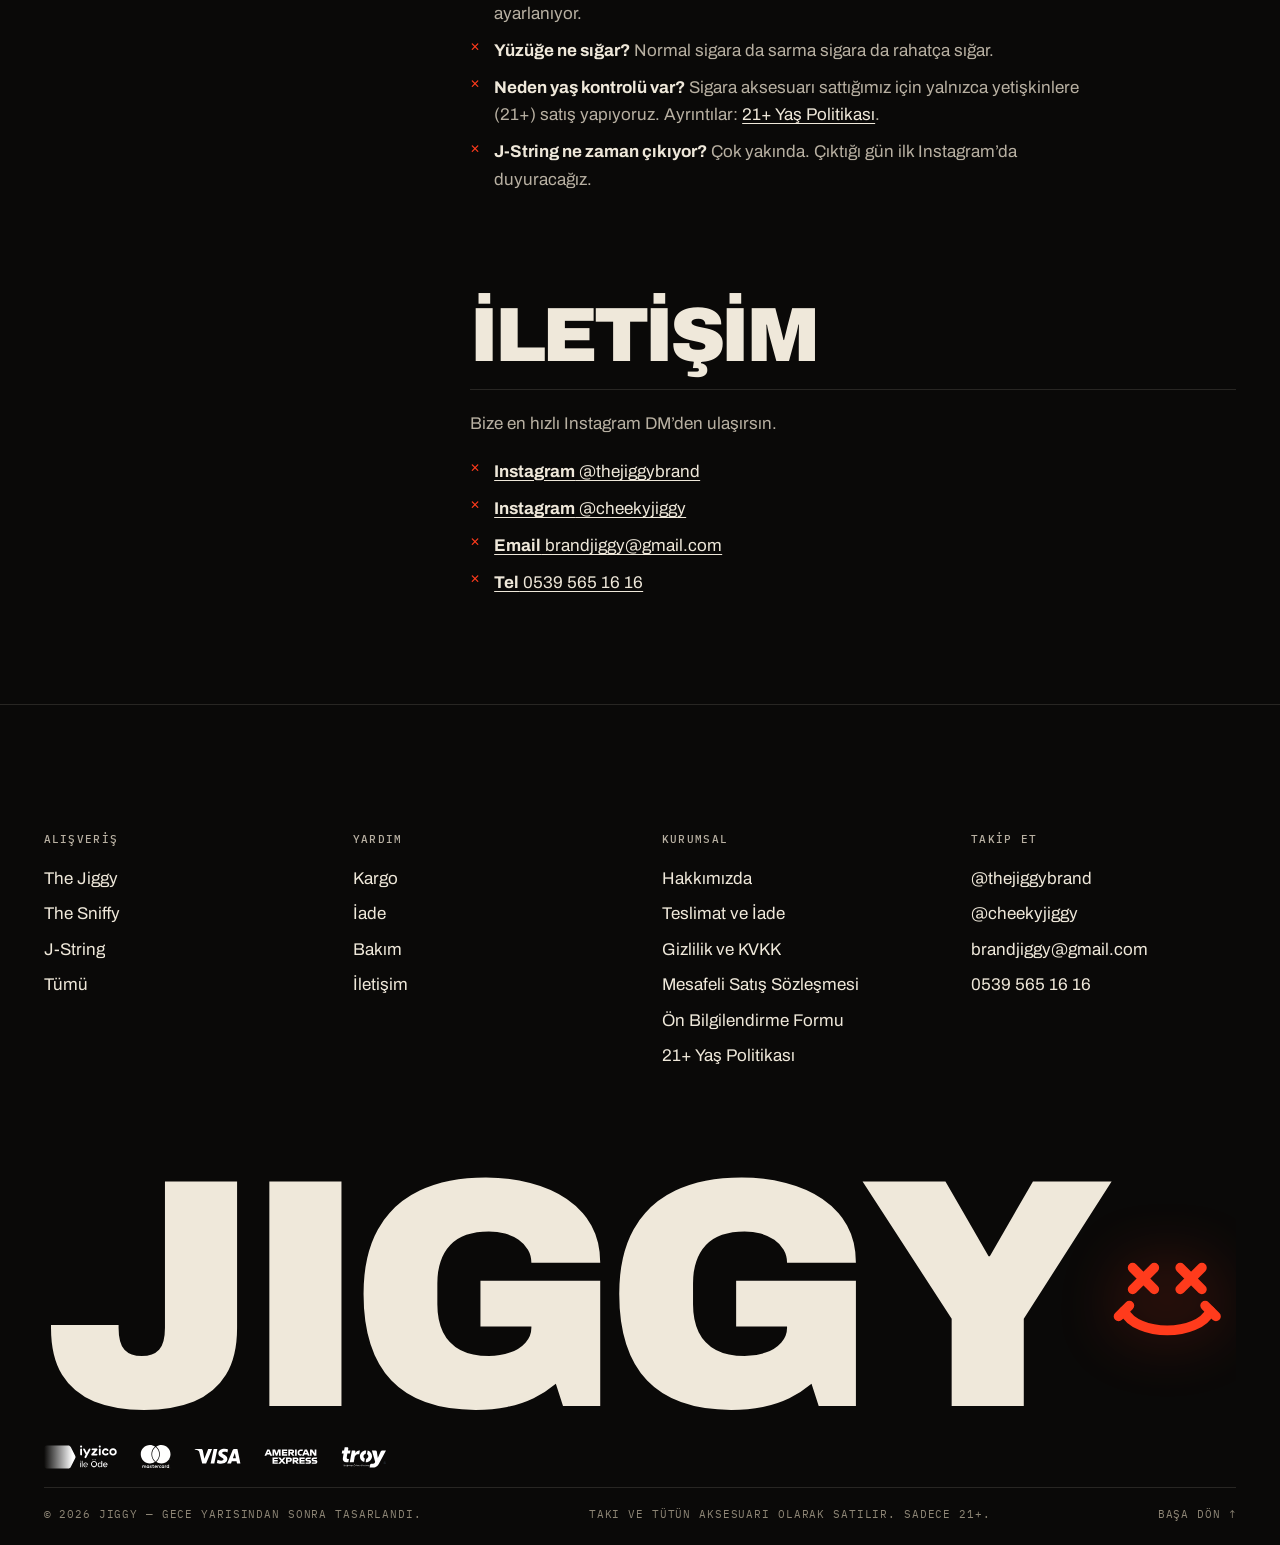
<file: info.html>
<!doctype html>
<html lang="tr">
<head>
  <meta charset="utf-8">
  <meta name="viewport" content="width=device-width, initial-scale=1, viewport-fit=cover">
  <title data-i18n="meta.title.info">Yardım — JIGGY</title>
  <meta name="description" content="JIGGY kargo, iade, bakım, sık sorulan sorular ve iletişim bilgileri.">
  <meta name="theme-color" content="#0a0908">
  <link rel="icon" href="assets/img/favicon.svg" type="image/svg+xml">
  <link rel="preconnect" href="https://fonts.googleapis.com">
  <link rel="preconnect" href="https://fonts.gstatic.com" crossorigin>
  <link rel="stylesheet" href="https://fonts.googleapis.com/css2?family=Archivo:wdth,wght@62..100,400..900&family=IBM+Plex+Mono:wght@400;500&family=Instrument+Serif:ital@1&display=swap">
  <link rel="modulepreload" href="assets/js/config.js">
  <link rel="modulepreload" href="assets/js/i18n.js">
  <link rel="modulepreload" href="assets/js/products.js">
  <link rel="modulepreload" href="assets/js/images.js">
  <link rel="modulepreload" href="assets/js/cart.js">
  <link rel="modulepreload" href="assets/js/core.js">
  <link rel="modulepreload" href="assets/js/info.js">
  <link rel="stylesheet" href="assets/vendor/lenis.css">
  <link rel="stylesheet" href="assets/css/style.css">
  <script>
    document.documentElement.classList.add('js');
    // style.css sets --ink. Without it the stylesheet never arrived (a dropped request, or a broken cached copy in
    // an in-app browser) and the page would show as bare HTML: fetch a fresh copy before anything is drawn.
    if (!getComputedStyle(document.documentElement).getPropertyValue('--ink')) {
      document.write('<link rel="stylesheet" href="assets/css/style.css?retry=' + Date.now() + '">');
    }
  </script>
</head>
<body data-page="info">
  <main id="main" class="info">
    <nav class="info__nav" aria-label="Yardım" data-i18n-attr="aria-label:footer.help">
      <p class="eyebrow" data-i18n="footer.help">Yardım</p>
      <a href="#shipping" data-i18n="footer.shipping">Kargo</a>
      <a href="#returns" data-i18n="footer.returns">İade</a>
      <a href="#care" data-i18n="footer.care">Bakım</a>
      <a href="#faq">FAQ</a>
      <a href="#contact" data-i18n="footer.contact">İletişim</a>
    </nav>

    <div class="info__body">
      <section class="info__sec" id="shipping">
        <h2 data-i18n="footer.shipping">Kargo</h2>
        <ul data-lang="en">
          <li>Orders ship within 1–3 business days, with Yurtiçi Kargo.</li>
          <li><strong>Standard</strong> delivery takes 2–5 business days, <strong>express</strong> 1–2 business days.</li>
          <li>Standard shipping is free on orders over <span data-free></span>.</li>
          <li>Rings ship in the JIGGY kraft box, Sniffy in its own box — always with a plain outer label.</li>
          <li>You get a tracking link by email as soon as your order leaves.</li>
        </ul>
        <ul data-lang="tr">
          <li>Siparişler 1–3 iş günü içinde Yurtiçi Kargo ile yola çıkar.</li>
          <li><strong>Standart</strong> teslimat 2–5 iş günü, <strong>hızlı</strong> teslimat 1–2 iş günü sürer.</li>
          <li><span data-free></span> üzeri siparişlerde standart kargo ücretsizdir.</li>
          <li>Yüzükler JIGGY kraft kutusunda, Sniffy kendi kutusunda gelir; hepsi sade bir dış etiketle gönderilir.</li>
          <li>Siparişin yola çıktığında takip linki e-postana gelir.</li>
        </ul>
      </section>

      <section class="info__sec" id="returns">
        <h2 data-i18n="footer.returns">İade</h2>
        <ul data-lang="en">
          <li>You can return a piece within 14 days of delivery, no reason needed.</li>
          <li>To start a return, email or DM us your order number. We email you a return code and you ship it back free with Yurtiçi Kargo.</li>
          <li>For hygiene reasons, underwear with opened packaging and earrings whose box seal is broken can’t be returned.</li>
          <li>Your refund goes back to your card within 14 days of your return request reaching us.</li>
          <li>Full terms: <a href="teslimat-ve-iade.html">Teslimat ve İade Şartları</a> (in Turkish).</li>
        </ul>
        <ul data-lang="tr">
          <li>Ürünü teslim aldığın günden itibaren 14 gün içinde, gerekçe göstermeden iade edebilirsin.</li>
          <li>İade için sipariş numaranla bize e-postayla ya da Instagram DM’den yaz. İade kodunu e-postayla gönderiyoruz, ürünü Yurtiçi Kargo ile ücretsiz yollarsın.</li>
          <li>Hijyen nedeniyle ambalajı açılmış iç giyim ürünleri ve kutusunun koruyucu bandı açılmış küpeler iade alınamaz.</li>
          <li>Paran, iade talebin bize ulaştıktan sonra en geç 14 gün içinde kartına iade edilir.</li>
          <li>Tüm ayrıntılar: <a href="teslimat-ve-iade.html">Teslimat ve İade Şartları</a>.</li>
        </ul>
      </section>

      <section class="info__sec" id="care">
        <h2 data-i18n="footer.care">Bakım</h2>
        <ul data-lang="en">
          <li><strong>The Jiggy</strong> — brass darkens with time, skin and smoke. A soft cloth brings the shine back; a brass polish brings back all of it.</li>
          <li><strong>The Sniffy</strong> — wipe after a long night and store the pair in its box so the channel keeps its edge.</li>
          <li>Keep everything away from perfume, chlorine and salt water.</li>
        </ul>
        <ul data-lang="tr">
          <li><strong>The Jiggy</strong> — pirinç zamanla, tenle ve dumanla koyulaşır. Yumuşak bir bezle silmek parlaklığını geri getirir; tamamen parlatmak için pirinç cilası kullanabilirsin.</li>
          <li><strong>The Sniffy</strong> — uzun bir geceden sonra yumuşak bir bezle sil, formu bozulmasın diye kutusunda sakla.</li>
          <li>Hepsini parfümden, klordan ve tuzlu sudan uzak tut.</li>
        </ul>
      </section>

      <section class="info__sec" id="faq">
        <h2>FAQ</h2>
        <ul data-lang="en">
          <li><strong>Are the Jiggy rings one size?</strong> Yes — the band is open and adjusts to most fingers.</li>
          <li><strong>What fits in the ring?</strong> Standard and hand-rolled cigarettes.</li>
          <li><strong>Why the age check?</strong> We sell smoking accessories, so we only sell to adults (21+). Details: <a href="yas-politikasi.html">21+ age policy</a> (in Turkish).</li>
          <li><strong>When does the J-String drop?</strong> Soon. Join the list on its page to hear first.</li>
        </ul>
        <ul data-lang="tr">
          <li><strong>Jiggy yüzükler tek beden mi?</strong> Evet, bant açık ve her parmağa göre ayarlanıyor.</li>
          <li><strong>Yüzüğe ne sığar?</strong> Normal sigara da sarma sigara da rahatça sığar.</li>
          <li><strong>Neden yaş kontrolü var?</strong> Sigara aksesuarı sattığımız için yalnızca yetişkinlere (21+) satış yapıyoruz. Ayrıntılar: <a href="yas-politikasi.html">21+ Yaş Politikası</a>.</li>
          <li><strong>J-String ne zaman çıkıyor?</strong> Çok yakında. Çıktığı gün ilk Instagram’da duyuracağız.</li>
        </ul>
      </section>

      <section class="info__sec" id="contact">
        <h2 data-i18n="footer.contact">İletişim</h2>
        <p data-lang="en">Fastest way to reach us is a DM on Instagram.</p>
        <p data-lang="tr">Bize en hızlı Instagram DM’den ulaşırsın.</p>
        <ul data-contact lang="en"></ul>
      </section>
    </div>
  </main>

  <div data-footer></div>

  <script src="assets/vendor/gsap.min.js"></script>
  <script src="assets/vendor/ScrollTrigger.min.js"></script>
  <script src="assets/vendor/SplitText.min.js"></script>
  <script src="assets/vendor/CustomEase.min.js"></script>
  <script src="assets/vendor/lenis.min.js"></script>
  <script type="module" src="assets/js/info.js"></script>
</body>
</html>
</file>
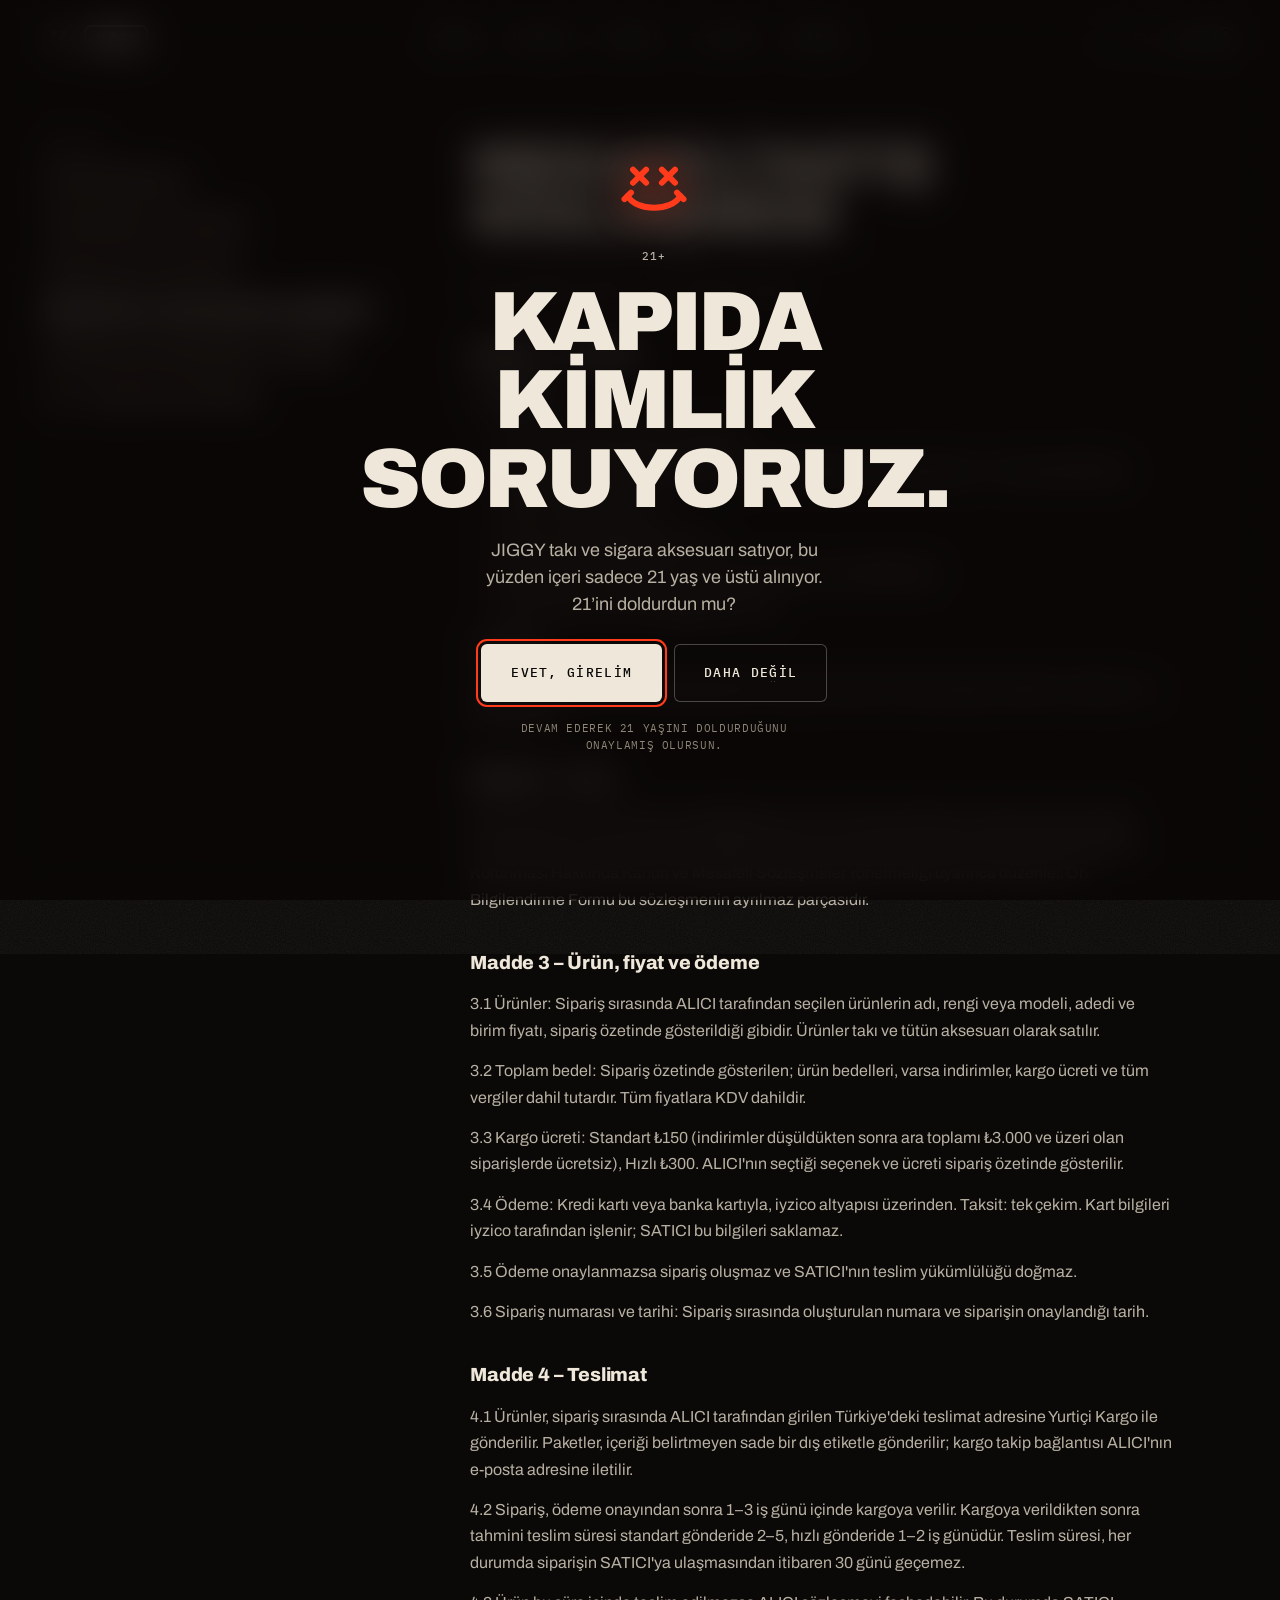
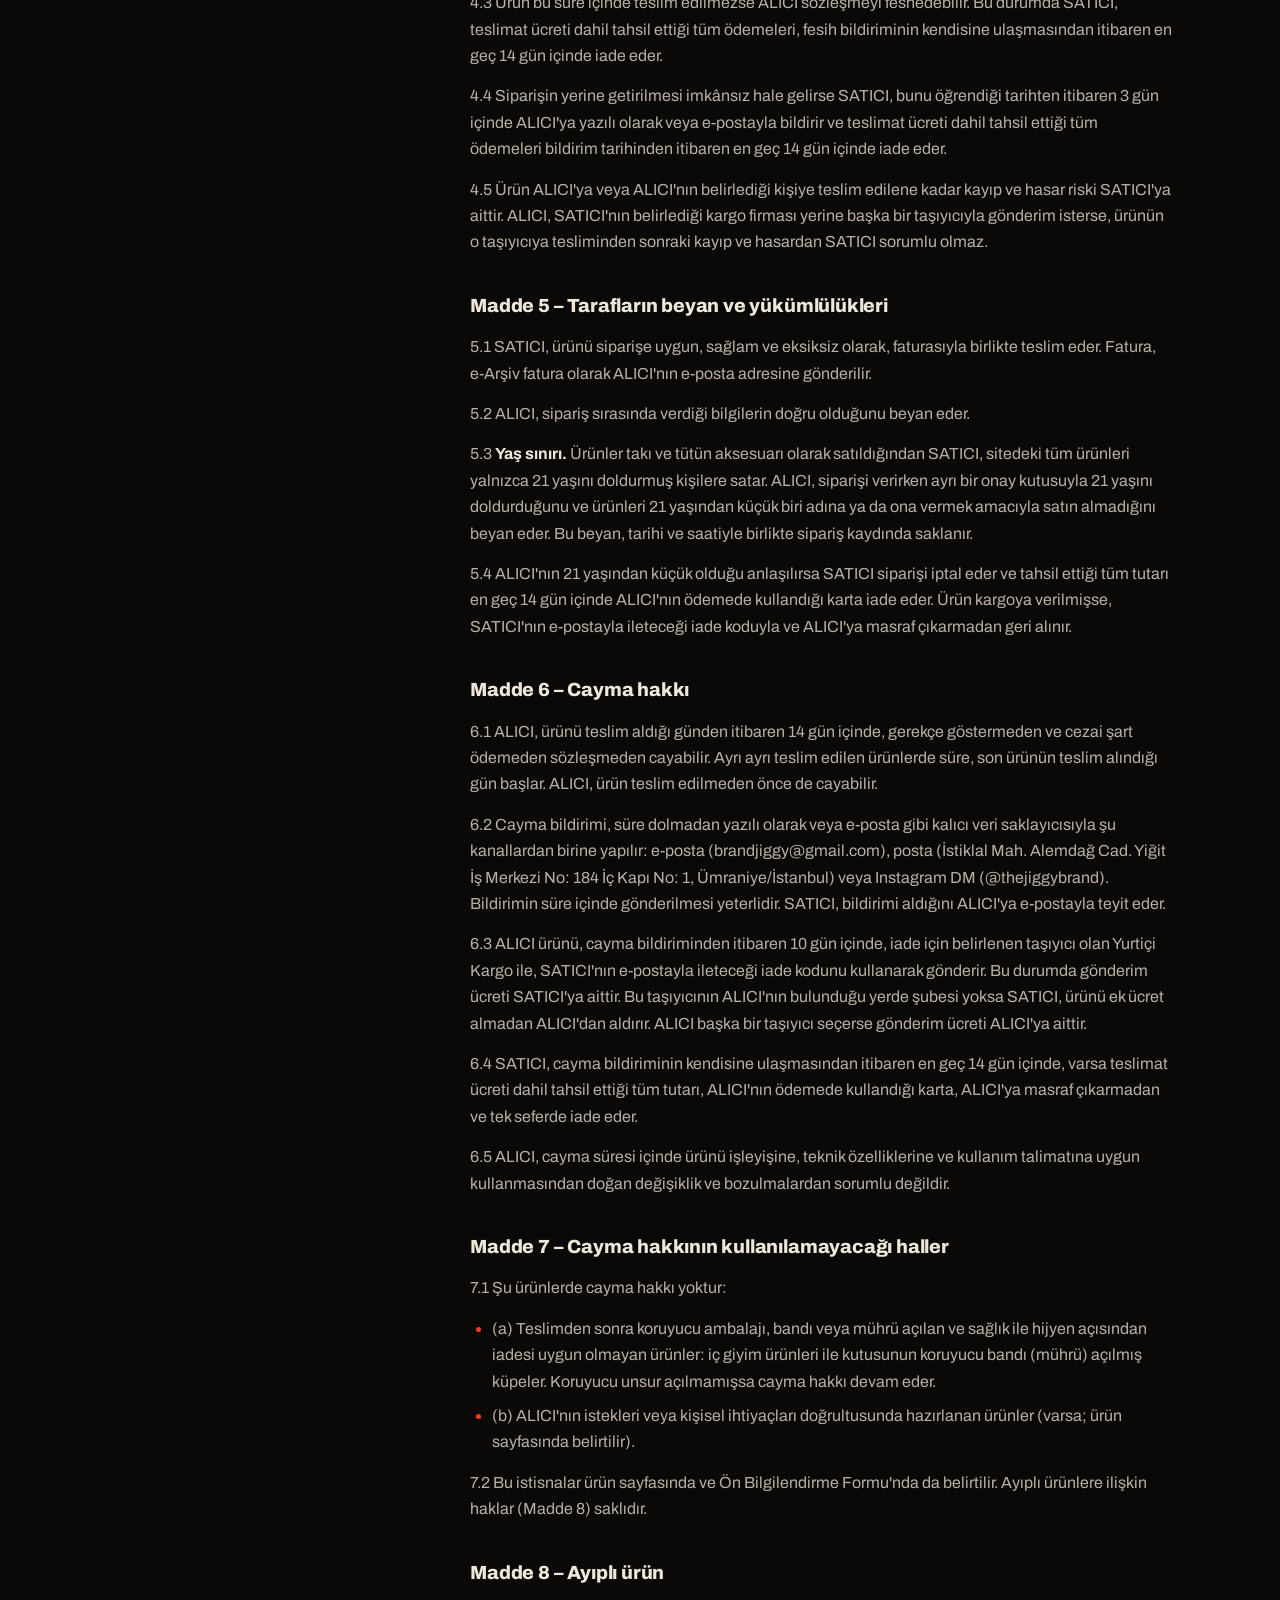
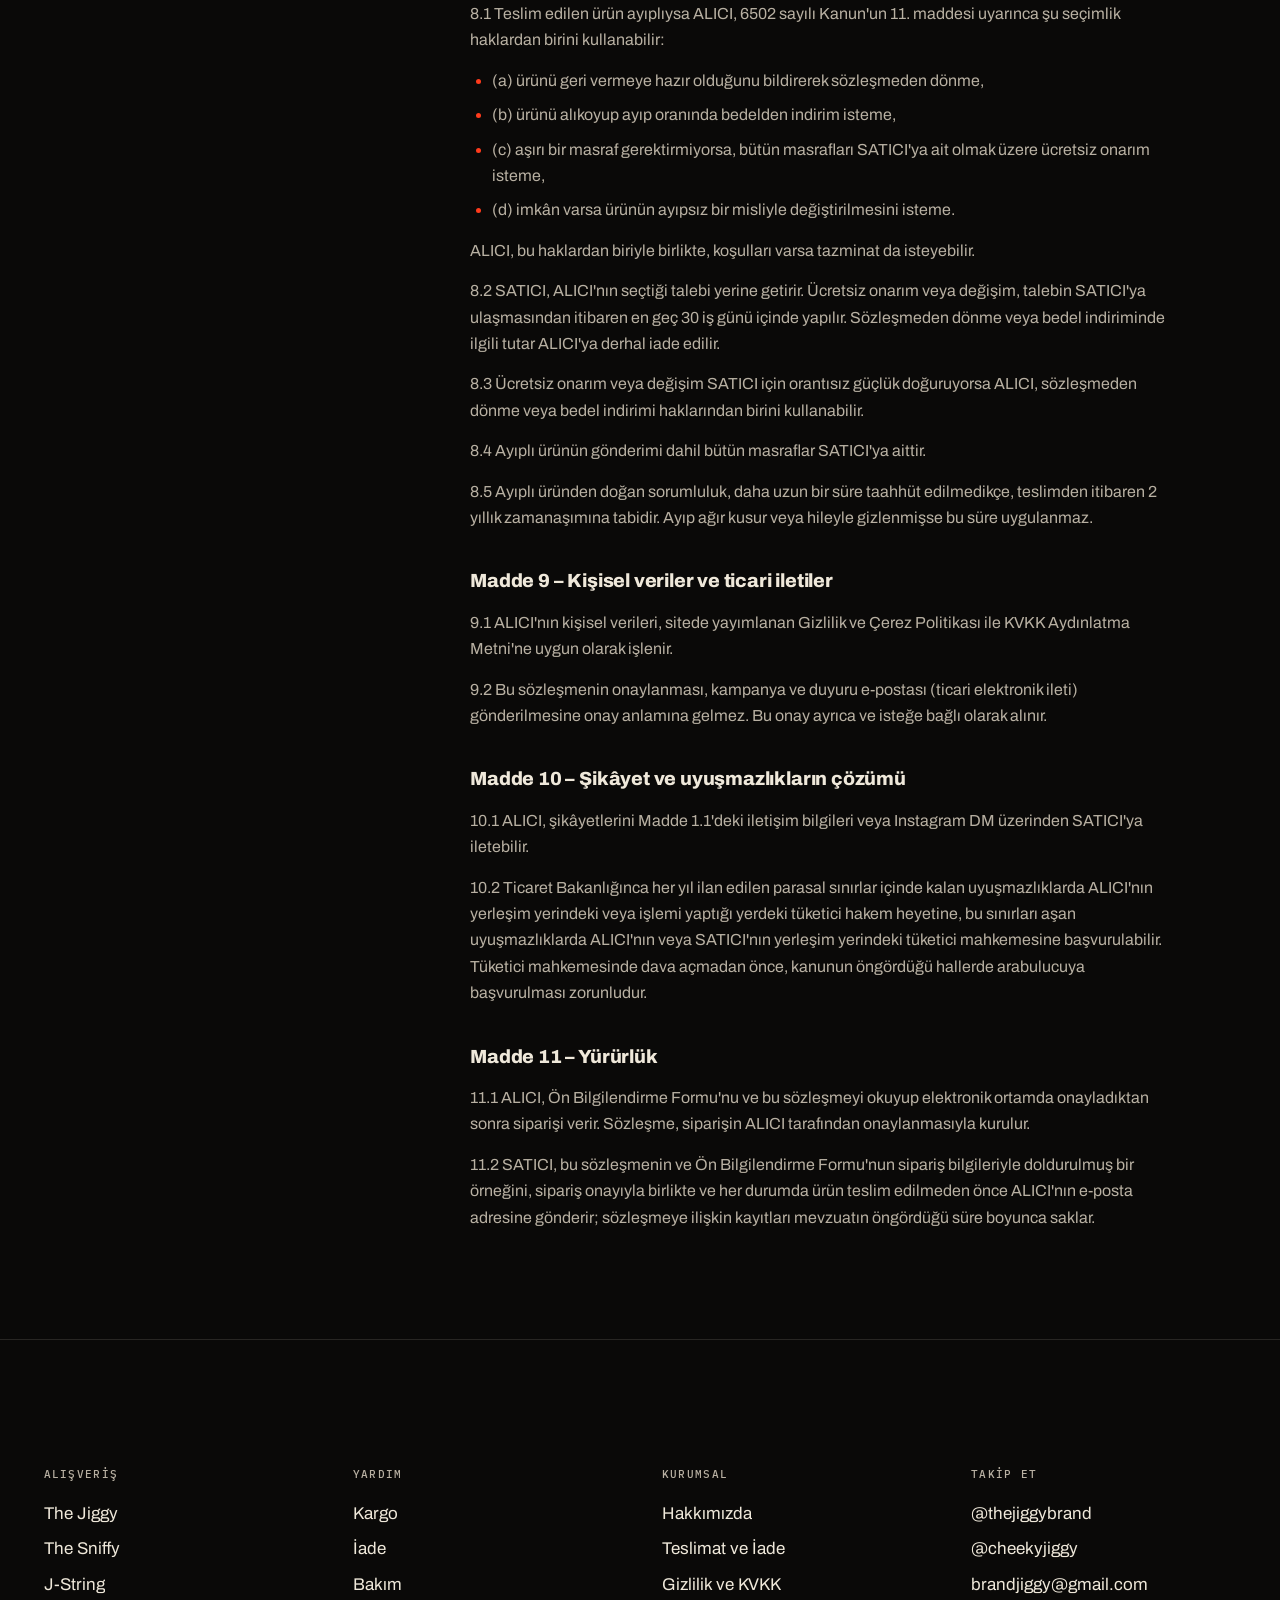
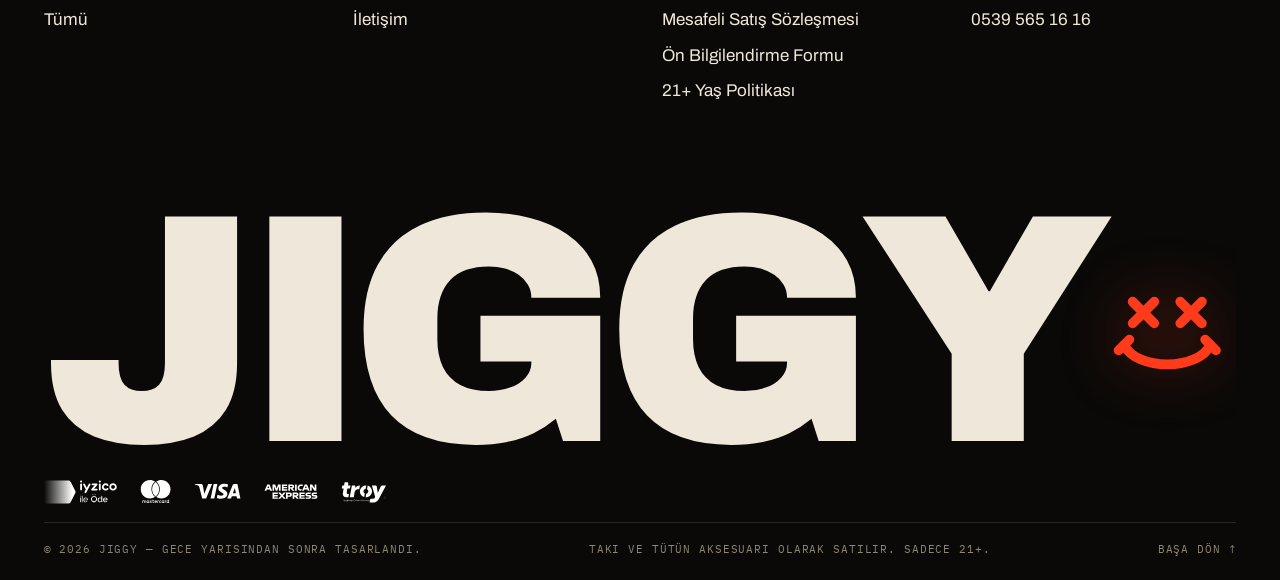
<file: mesafeli-satis-sozlesmesi.html>
<!doctype html>
<html lang="tr">
<head>
  <meta charset="utf-8">
  <meta name="viewport" content="width=device-width, initial-scale=1, viewport-fit=cover">
  <title>Mesafeli Satış Sözleşmesi — JIGGY</title>
  <meta name="description" content="JIGGY mesafeli satış sözleşmesi.">
  <meta name="theme-color" content="#0a0908">
  <link rel="icon" href="assets/img/favicon.svg" type="image/svg+xml">
  <link rel="preconnect" href="https://fonts.googleapis.com">
  <link rel="preconnect" href="https://fonts.gstatic.com" crossorigin>
  <link rel="stylesheet" href="https://fonts.googleapis.com/css2?family=Archivo:wdth,wght@62..100,400..900&family=IBM+Plex+Mono:wght@400;500&family=Instrument+Serif:ital@1&display=swap">
  <link rel="modulepreload" href="assets/js/config.js">
  <link rel="modulepreload" href="assets/js/i18n.js">
  <link rel="modulepreload" href="assets/js/products.js">
  <link rel="modulepreload" href="assets/js/images.js">
  <link rel="modulepreload" href="assets/js/cart.js">
  <link rel="modulepreload" href="assets/js/core.js">
  <link rel="modulepreload" href="assets/js/legal.js">
  <link rel="stylesheet" href="assets/vendor/lenis.css">
  <link rel="stylesheet" href="assets/css/style.css">
  <script>
    document.documentElement.classList.add('js');
    // style.css sets --ink. Without it the stylesheet never arrived (a dropped request, or a broken cached copy in
    // an in-app browser) and the page would show as bare HTML: fetch a fresh copy before anything is drawn.
    if (!getComputedStyle(document.documentElement).getPropertyValue('--ink')) {
      document.write('<link rel="stylesheet" href="assets/css/style.css?retry=' + Date.now() + '">');
    }
  </script>
</head>
<body data-page="legal">
  <main id="main" class="info legal">
    <nav class="info__nav" aria-label="Kurumsal" data-i18n-attr="aria-label:footer.corp">
      <p class="eyebrow" data-i18n="footer.corp">Kurumsal</p>
      <a href="hakkimizda.html" data-i18n="footer.about">Hakkımızda</a>
      <a href="teslimat-ve-iade.html" data-i18n="footer.delivery">Teslimat ve İade</a>
      <a href="gizlilik.html" data-i18n="footer.privacy">Gizlilik ve KVKK</a>
      <a href="mesafeli-satis-sozlesmesi.html" data-i18n="footer.mss" class="is-active" aria-current="page">Mesafeli Satış Sözleşmesi</a>
      <a href="on-bilgilendirme.html" data-i18n="footer.preinfo">Ön Bilgilendirme Formu</a>
      <a href="yas-politikasi.html" data-i18n="footer.age">21+ Yaş Politikası</a>
    </nav>

    <article class="legal__doc" lang="tr">
        <p class="legal__en" data-lang="en" lang="en">This text is published in Turkish, as Turkish consumer law requires.</p>
        <h1>Mesafeli Satış Sözleşmesi</h1>
        <p class="legal__date">Son güncelleme: 24 Kasım 2026</p>
        <h2>Madde 1 – Taraflar</h2>
        <p><strong>1.1 SATICI</strong></p>
        <ul><li>Unvan / ad soyad: Mahmut Adıgüzel</li><li>Adres: İstiklal Mah. Alemdağ Cad. Yiğit İş Merkezi No: 184 İç Kapı No: 1, Ümraniye/İstanbul</li><li>Telefon: 0539 565 16 16</li><li>E-posta: brandjiggy@gmail.com</li><li>Vergi dairesi ve numarası: Ümraniye Vergi Dairesi, 0080009109</li><li>İnternet sitesi: https://thejiggybrand.com</li></ul>
        <p><strong>1.2 ALICI</strong></p>
        <p>Sipariş sırasında ALICI tarafından girilen ad soyad, teslimat ve fatura adresi, telefon numarası ve e-posta adresi.</p>
        <h2>Madde 2 – Konu</h2>
        <p>Bu sözleşme, ALICI'nın https://thejiggybrand.com üzerinden elektronik ortamda sipariş verdiği ürünlerin satışı ve teslimiyle ilgili olarak tarafların hak ve yükümlülüklerini, 6502 sayılı Tüketicinin Korunması Hakkında Kanun ve Mesafeli Sözleşmeler Yönetmeliği uyarınca düzenler. Ön Bilgilendirme Formu bu sözleşmenin ayrılmaz parçasıdır.</p>
        <h2>Madde 3 – Ürün, fiyat ve ödeme</h2>
        <p>3.1 Ürünler: Sipariş sırasında ALICI tarafından seçilen ürünlerin adı, rengi veya modeli, adedi ve birim fiyatı, sipariş özetinde gösterildiği gibidir. Ürünler takı ve tütün aksesuarı olarak satılır.</p>
        <p>3.2 Toplam bedel: Sipariş özetinde gösterilen; ürün bedelleri, varsa indirimler, kargo ücreti ve tüm vergiler dahil tutardır. Tüm fiyatlara KDV dahildir.</p>
        <p>3.3 Kargo ücreti: Standart ₺150 (indirimler düşüldükten sonra ara toplamı ₺3.000 ve üzeri olan siparişlerde ücretsiz), Hızlı ₺300. ALICI'nın seçtiği seçenek ve ücreti sipariş özetinde gösterilir.</p>
        <p>3.4 Ödeme: Kredi kartı veya banka kartıyla, iyzico altyapısı üzerinden. Taksit: tek çekim. Kart bilgileri iyzico tarafından işlenir; SATICI bu bilgileri saklamaz.</p>
        <p>3.5 Ödeme onaylanmazsa sipariş oluşmaz ve SATICI'nın teslim yükümlülüğü doğmaz.</p>
        <p>3.6 Sipariş numarası ve tarihi: Sipariş sırasında oluşturulan numara ve siparişin onaylandığı tarih.</p>
        <h2>Madde 4 – Teslimat</h2>
        <p>4.1 Ürünler, sipariş sırasında ALICI tarafından girilen Türkiye'deki teslimat adresine Yurtiçi Kargo ile gönderilir. Paketler, içeriği belirtmeyen sade bir dış etiketle gönderilir; kargo takip bağlantısı ALICI'nın e-posta adresine iletilir.</p>
        <p>4.2 Sipariş, ödeme onayından sonra 1–3 iş günü içinde kargoya verilir. Kargoya verildikten sonra tahmini teslim süresi standart gönderide 2–5, hızlı gönderide 1–2 iş günüdür. Teslim süresi, her durumda siparişin SATICI'ya ulaşmasından itibaren 30 günü geçemez.</p>
        <p>4.3 Ürün bu süre içinde teslim edilmezse ALICI sözleşmeyi feshedebilir. Bu durumda SATICI, teslimat ücreti dahil tahsil ettiği tüm ödemeleri, fesih bildiriminin kendisine ulaşmasından itibaren en geç 14 gün içinde iade eder.</p>
        <p>4.4 Siparişin yerine getirilmesi imkânsız hale gelirse SATICI, bunu öğrendiği tarihten itibaren 3 gün içinde ALICI'ya yazılı olarak veya e-postayla bildirir ve teslimat ücreti dahil tahsil ettiği tüm ödemeleri bildirim tarihinden itibaren en geç 14 gün içinde iade eder.</p>
        <p>4.5 Ürün ALICI'ya veya ALICI'nın belirlediği kişiye teslim edilene kadar kayıp ve hasar riski SATICI'ya aittir. ALICI, SATICI'nın belirlediği kargo firması yerine başka bir taşıyıcıyla gönderim isterse, ürünün o taşıyıcıya tesliminden sonraki kayıp ve hasardan SATICI sorumlu olmaz.</p>
        <h2>Madde 5 – Tarafların beyan ve yükümlülükleri</h2>
        <p>5.1 SATICI, ürünü siparişe uygun, sağlam ve eksiksiz olarak, faturasıyla birlikte teslim eder. Fatura, e-Arşiv fatura olarak ALICI'nın e-posta adresine gönderilir.</p>
        <p>5.2 ALICI, sipariş sırasında verdiği bilgilerin doğru olduğunu beyan eder.</p>
        <p>5.3 <strong>Yaş sınırı.</strong> Ürünler takı ve tütün aksesuarı olarak satıldığından SATICI, sitedeki tüm ürünleri yalnızca 21 yaşını doldurmuş kişilere satar. ALICI, siparişi verirken ayrı bir onay kutusuyla 21 yaşını doldurduğunu ve ürünleri 21 yaşından küçük biri adına ya da ona vermek amacıyla satın almadığını beyan eder. Bu beyan, tarihi ve saatiyle birlikte sipariş kaydında saklanır.</p>
        <p>5.4 ALICI'nın 21 yaşından küçük olduğu anlaşılırsa SATICI siparişi iptal eder ve tahsil ettiği tüm tutarı en geç 14 gün içinde ALICI'nın ödemede kullandığı karta iade eder. Ürün kargoya verilmişse, SATICI'nın e-postayla ileteceği iade koduyla ve ALICI'ya masraf çıkarmadan geri alınır.</p>
        <h2>Madde 6 – Cayma hakkı</h2>
        <p>6.1 ALICI, ürünü teslim aldığı günden itibaren 14 gün içinde, gerekçe göstermeden ve cezai şart ödemeden sözleşmeden cayabilir. Ayrı ayrı teslim edilen ürünlerde süre, son ürünün teslim alındığı gün başlar. ALICI, ürün teslim edilmeden önce de cayabilir.</p>
        <p>6.2 Cayma bildirimi, süre dolmadan yazılı olarak veya e-posta gibi kalıcı veri saklayıcısıyla şu kanallardan birine yapılır: e-posta (brandjiggy@gmail.com), posta (İstiklal Mah. Alemdağ Cad. Yiğit İş Merkezi No: 184 İç Kapı No: 1, Ümraniye/İstanbul) veya Instagram DM (@thejiggybrand). Bildirimin süre içinde gönderilmesi yeterlidir. SATICI, bildirimi aldığını ALICI'ya e-postayla teyit eder.</p>
        <p>6.3 ALICI ürünü, cayma bildiriminden itibaren 10 gün içinde, iade için belirlenen taşıyıcı olan Yurtiçi Kargo ile, SATICI'nın e-postayla ileteceği iade kodunu kullanarak gönderir. Bu durumda gönderim ücreti SATICI'ya aittir. Bu taşıyıcının ALICI'nın bulunduğu yerde şubesi yoksa SATICI, ürünü ek ücret almadan ALICI'dan aldırır. ALICI başka bir taşıyıcı seçerse gönderim ücreti ALICI'ya aittir.</p>
        <p>6.4 SATICI, cayma bildiriminin kendisine ulaşmasından itibaren en geç 14 gün içinde, varsa teslimat ücreti dahil tahsil ettiği tüm tutarı, ALICI'nın ödemede kullandığı karta, ALICI'ya masraf çıkarmadan ve tek seferde iade eder.</p>
        <p>6.5 ALICI, cayma süresi içinde ürünü işleyişine, teknik özelliklerine ve kullanım talimatına uygun kullanmasından doğan değişiklik ve bozulmalardan sorumlu değildir.</p>
        <h2>Madde 7 – Cayma hakkının kullanılamayacağı haller</h2>
        <p>7.1 Şu ürünlerde cayma hakkı yoktur:</p>
        <ul><li>(a) Teslimden sonra koruyucu ambalajı, bandı veya mührü açılan ve sağlık ile hijyen açısından iadesi uygun olmayan ürünler: iç giyim ürünleri ile kutusunun koruyucu bandı (mührü) açılmış küpeler. Koruyucu unsur açılmamışsa cayma hakkı devam eder.</li><li>(b) ALICI'nın istekleri veya kişisel ihtiyaçları doğrultusunda hazırlanan ürünler (varsa; ürün sayfasında belirtilir).</li></ul>
        <p>7.2 Bu istisnalar ürün sayfasında ve Ön Bilgilendirme Formu'nda da belirtilir. Ayıplı ürünlere ilişkin haklar (Madde 8) saklıdır.</p>
        <h2>Madde 8 – Ayıplı ürün</h2>
        <p>8.1 Teslim edilen ürün ayıplıysa ALICI, 6502 sayılı Kanun'un 11. maddesi uyarınca şu seçimlik haklardan birini kullanabilir:</p>
        <ul><li>(a) ürünü geri vermeye hazır olduğunu bildirerek sözleşmeden dönme,</li><li>(b) ürünü alıkoyup ayıp oranında bedelden indirim isteme,</li><li>(c) aşırı bir masraf gerektirmiyorsa, bütün masrafları SATICI'ya ait olmak üzere ücretsiz onarım isteme,</li><li>(d) imkân varsa ürünün ayıpsız bir misliyle değiştirilmesini isteme.</li></ul>
        <p>ALICI, bu haklardan biriyle birlikte, koşulları varsa tazminat da isteyebilir.</p>
        <p>8.2 SATICI, ALICI'nın seçtiği talebi yerine getirir. Ücretsiz onarım veya değişim, talebin SATICI'ya ulaşmasından itibaren en geç 30 iş günü içinde yapılır. Sözleşmeden dönme veya bedel indiriminde ilgili tutar ALICI'ya derhal iade edilir.</p>
        <p>8.3 Ücretsiz onarım veya değişim SATICI için orantısız güçlük doğuruyorsa ALICI, sözleşmeden dönme veya bedel indirimi haklarından birini kullanabilir.</p>
        <p>8.4 Ayıplı ürünün gönderimi dahil bütün masraflar SATICI'ya aittir.</p>
        <p>8.5 Ayıplı üründen doğan sorumluluk, daha uzun bir süre taahhüt edilmedikçe, teslimden itibaren 2 yıllık zamanaşımına tabidir. Ayıp ağır kusur veya hileyle gizlenmişse bu süre uygulanmaz.</p>
        <h2>Madde 9 – Kişisel veriler ve ticari iletiler</h2>
        <p>9.1 ALICI'nın kişisel verileri, sitede yayımlanan Gizlilik ve Çerez Politikası ile KVKK Aydınlatma Metni'ne uygun olarak işlenir.</p>
        <p>9.2 Bu sözleşmenin onaylanması, kampanya ve duyuru e-postası (ticari elektronik ileti) gönderilmesine onay anlamına gelmez. Bu onay ayrıca ve isteğe bağlı olarak alınır.</p>
        <h2>Madde 10 – Şikâyet ve uyuşmazlıkların çözümü</h2>
        <p>10.1 ALICI, şikâyetlerini Madde 1.1'deki iletişim bilgileri veya Instagram DM üzerinden SATICI'ya iletebilir.</p>
        <p>10.2 Ticaret Bakanlığınca her yıl ilan edilen parasal sınırlar içinde kalan uyuşmazlıklarda ALICI'nın yerleşim yerindeki veya işlemi yaptığı yerdeki tüketici hakem heyetine, bu sınırları aşan uyuşmazlıklarda ALICI'nın veya SATICI'nın yerleşim yerindeki tüketici mahkemesine başvurulabilir. Tüketici mahkemesinde dava açmadan önce, kanunun öngördüğü hallerde arabulucuya başvurulması zorunludur.</p>
        <h2>Madde 11 – Yürürlük</h2>
        <p>11.1 ALICI, Ön Bilgilendirme Formu'nu ve bu sözleşmeyi okuyup elektronik ortamda onayladıktan sonra siparişi verir. Sözleşme, siparişin ALICI tarafından onaylanmasıyla kurulur.</p>
        <p>11.2 SATICI, bu sözleşmenin ve Ön Bilgilendirme Formu'nun sipariş bilgileriyle doldurulmuş bir örneğini, sipariş onayıyla birlikte ve her durumda ürün teslim edilmeden önce ALICI'nın e-posta adresine gönderir; sözleşmeye ilişkin kayıtları mevzuatın öngördüğü süre boyunca saklar.</p>
    </article>
  </main>

  <div data-footer></div>

  <script src="assets/vendor/gsap.min.js"></script>
  <script src="assets/vendor/ScrollTrigger.min.js"></script>
  <script src="assets/vendor/SplitText.min.js"></script>
  <script src="assets/vendor/CustomEase.min.js"></script>
  <script src="assets/vendor/lenis.min.js"></script>
  <script type="module" src="assets/js/legal.js"></script>
</body>
</html>
</file>
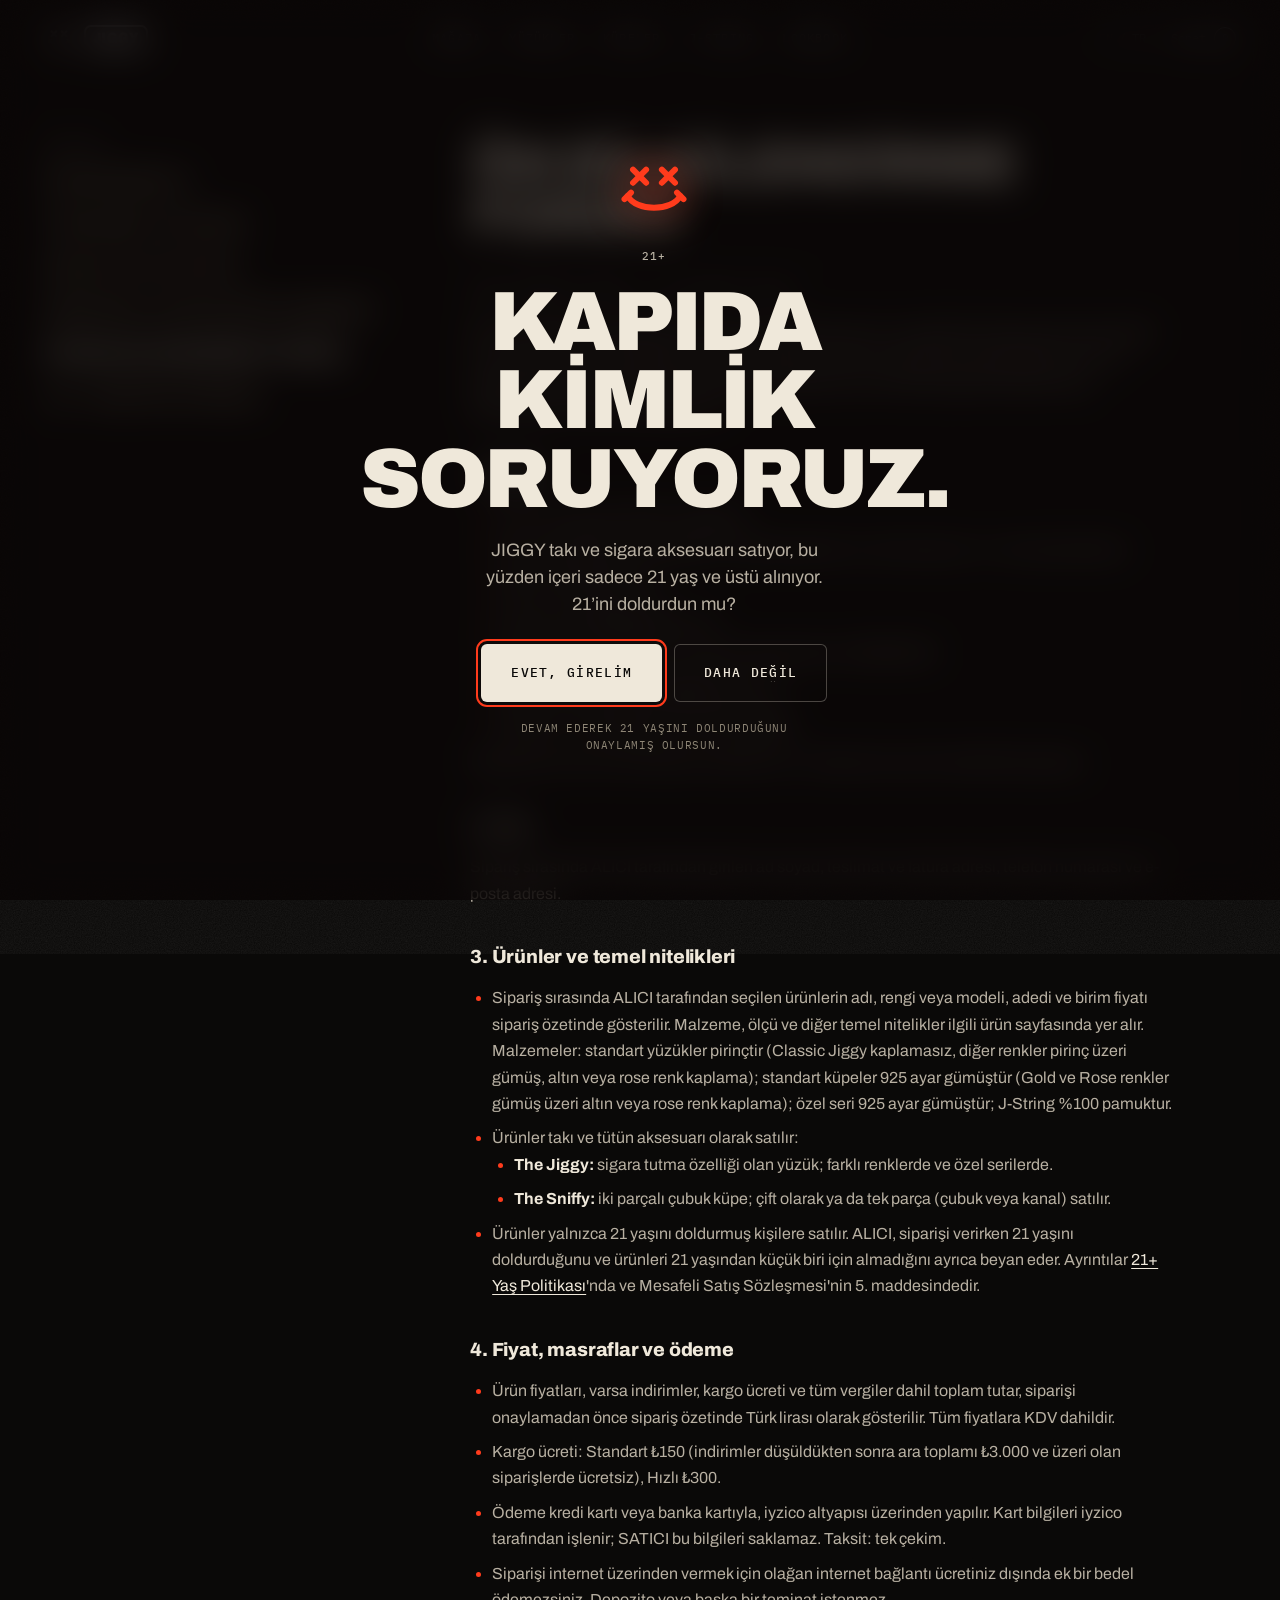
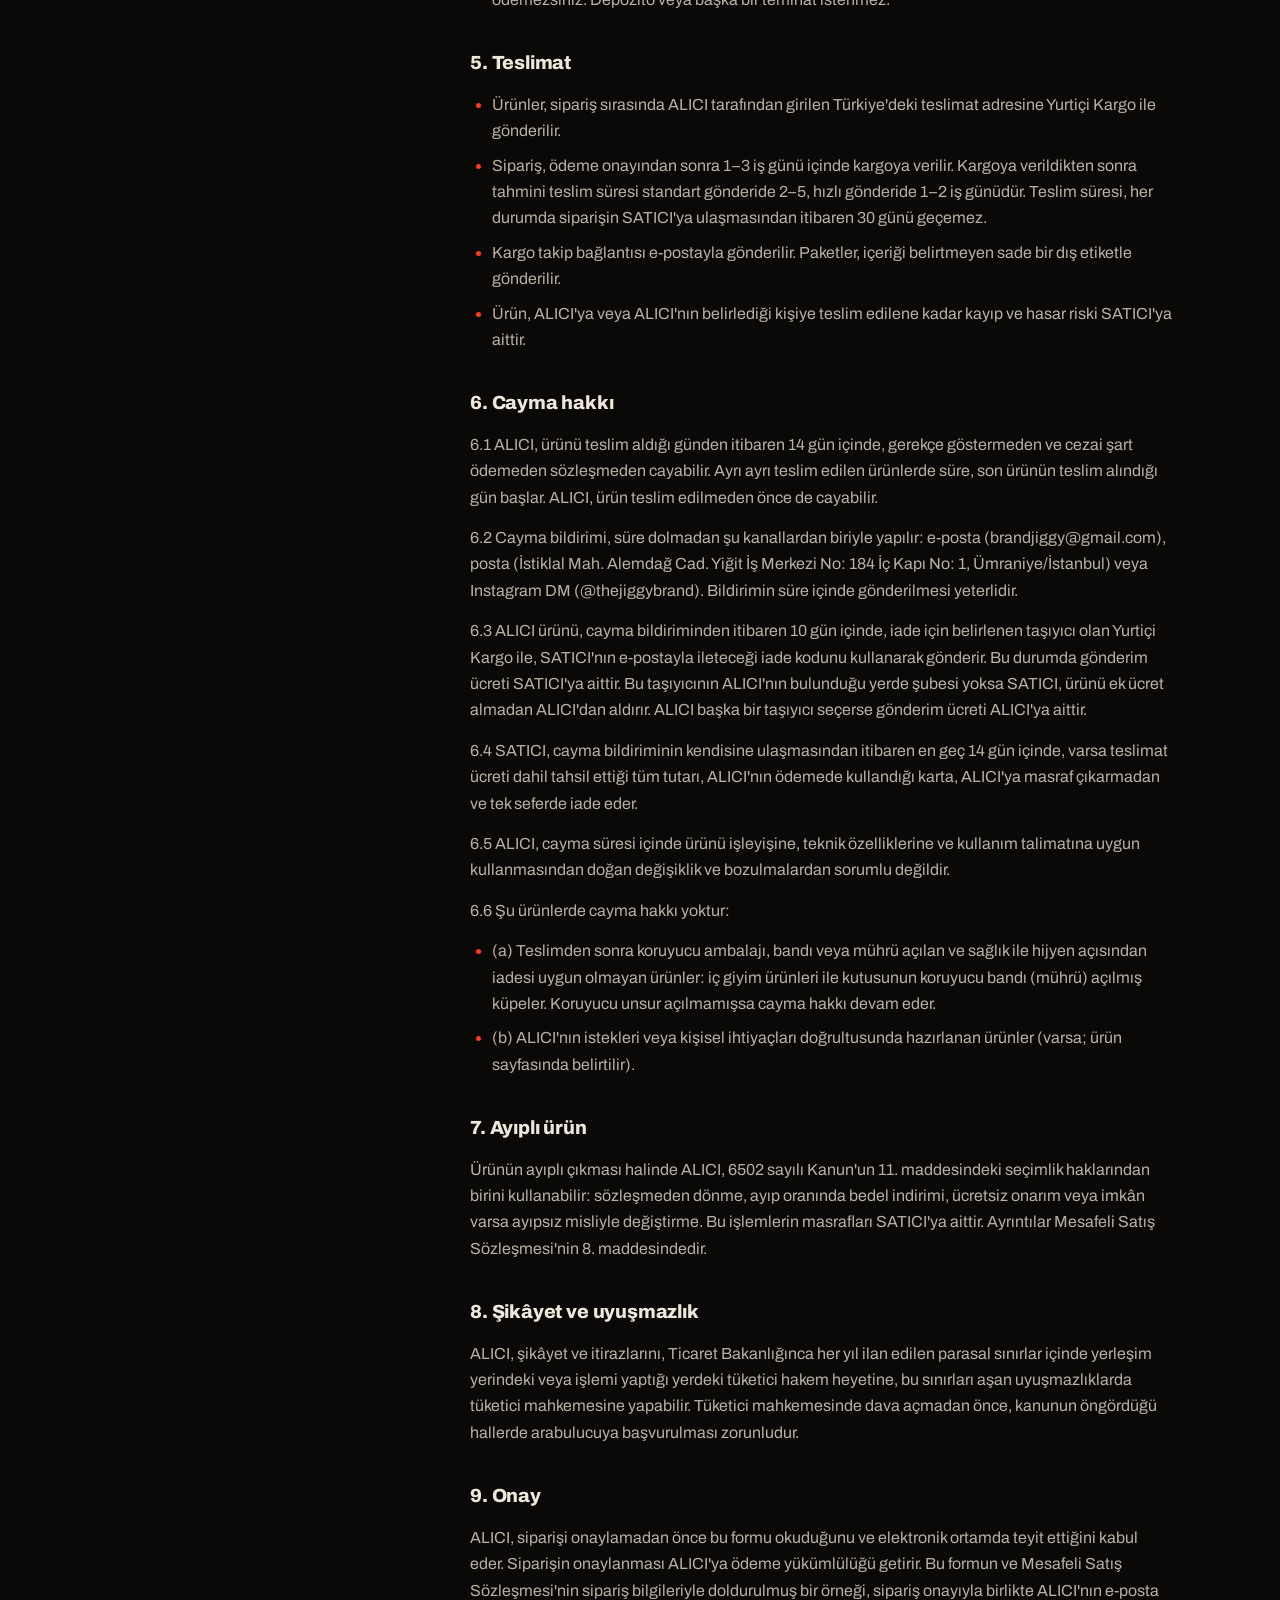
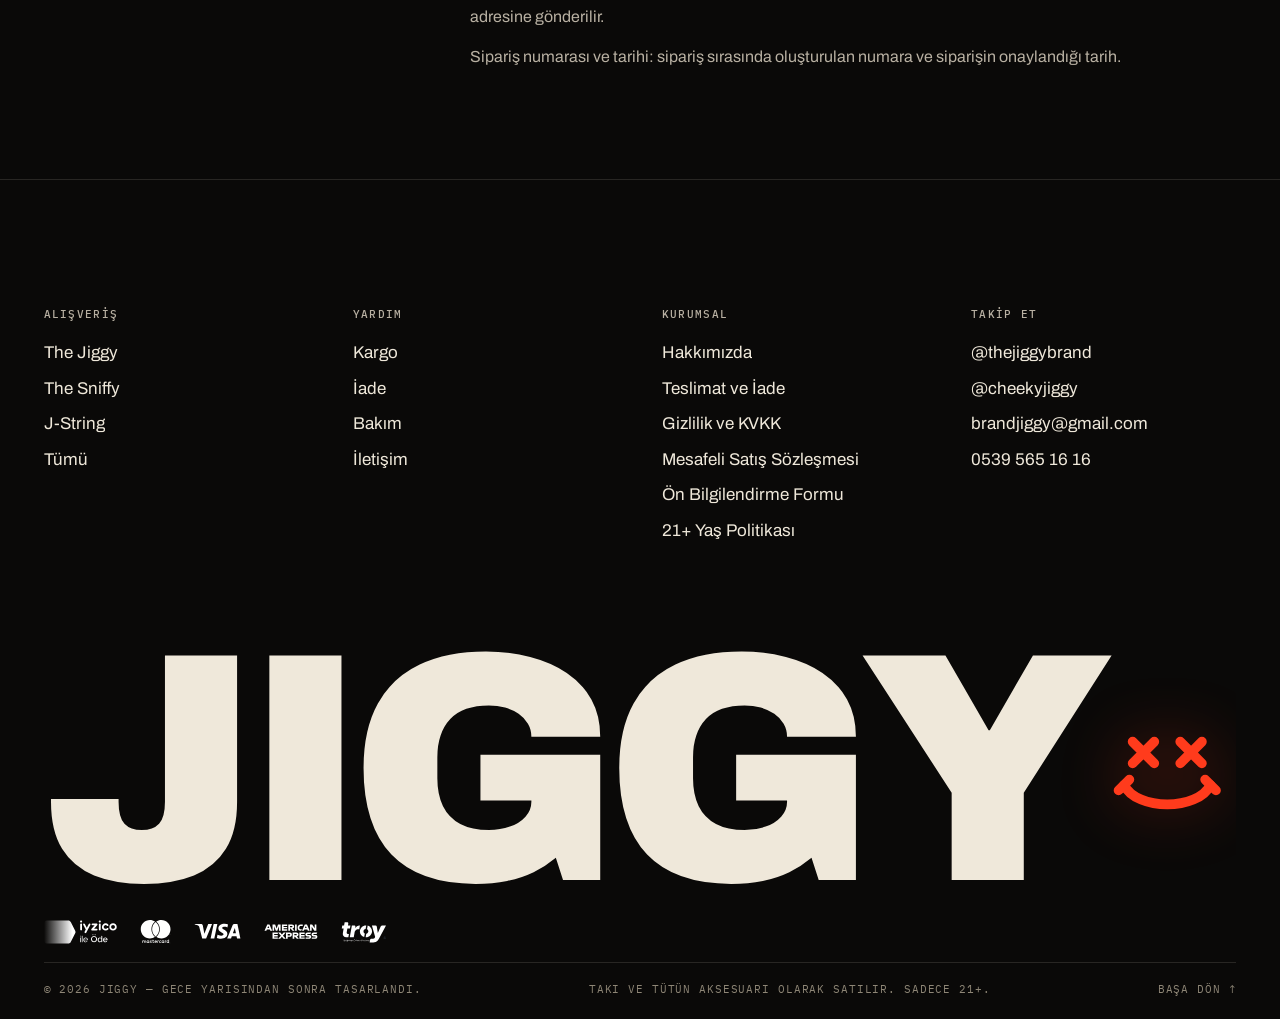
<file: on-bilgilendirme.html>
<!doctype html>
<html lang="tr">
<head>
  <meta charset="utf-8">
  <meta name="viewport" content="width=device-width, initial-scale=1, viewport-fit=cover">
  <title>Ön Bilgilendirme Formu — JIGGY</title>
  <meta name="description" content="JIGGY ön bilgilendirme formu.">
  <meta name="theme-color" content="#0a0908">
  <link rel="icon" href="assets/img/favicon.svg" type="image/svg+xml">
  <link rel="preconnect" href="https://fonts.googleapis.com">
  <link rel="preconnect" href="https://fonts.gstatic.com" crossorigin>
  <link rel="stylesheet" href="https://fonts.googleapis.com/css2?family=Archivo:wdth,wght@62..100,400..900&family=IBM+Plex+Mono:wght@400;500&family=Instrument+Serif:ital@1&display=swap">
  <link rel="modulepreload" href="assets/js/config.js">
  <link rel="modulepreload" href="assets/js/i18n.js">
  <link rel="modulepreload" href="assets/js/products.js">
  <link rel="modulepreload" href="assets/js/images.js">
  <link rel="modulepreload" href="assets/js/cart.js">
  <link rel="modulepreload" href="assets/js/core.js">
  <link rel="modulepreload" href="assets/js/legal.js">
  <link rel="stylesheet" href="assets/vendor/lenis.css">
  <link rel="stylesheet" href="assets/css/style.css">
  <script>
    document.documentElement.classList.add('js');
    // style.css sets --ink. Without it the stylesheet never arrived (a dropped request, or a broken cached copy in
    // an in-app browser) and the page would show as bare HTML: fetch a fresh copy before anything is drawn.
    if (!getComputedStyle(document.documentElement).getPropertyValue('--ink')) {
      document.write('<link rel="stylesheet" href="assets/css/style.css?retry=' + Date.now() + '">');
    }
  </script>
</head>
<body data-page="legal">
  <main id="main" class="info legal">
    <nav class="info__nav" aria-label="Kurumsal" data-i18n-attr="aria-label:footer.corp">
      <p class="eyebrow" data-i18n="footer.corp">Kurumsal</p>
      <a href="hakkimizda.html" data-i18n="footer.about">Hakkımızda</a>
      <a href="teslimat-ve-iade.html" data-i18n="footer.delivery">Teslimat ve İade</a>
      <a href="gizlilik.html" data-i18n="footer.privacy">Gizlilik ve KVKK</a>
      <a href="mesafeli-satis-sozlesmesi.html" data-i18n="footer.mss">Mesafeli Satış Sözleşmesi</a>
      <a href="on-bilgilendirme.html" data-i18n="footer.preinfo" class="is-active" aria-current="page">Ön Bilgilendirme Formu</a>
      <a href="yas-politikasi.html" data-i18n="footer.age">21+ Yaş Politikası</a>
    </nav>

    <article class="legal__doc" lang="tr">
        <p class="legal__en" data-lang="en" lang="en">This text is published in Turkish, as Turkish consumer law requires.</p>
        <h1>Ön Bilgilendirme Formu</h1>
        <p class="legal__date">Son güncelleme: 24 Kasım 2026</p>
        <p>Bu form, 6502 sayılı Tüketicinin Korunması Hakkında Kanun ve Mesafeli Sözleşmeler Yönetmeliği (27.11.2014 tarihli ve 29188 sayılı Resmî Gazete) uyarınca, siparişinizi onaylamadan önce sizi bilgilendirmek için hazırlanmıştır. Siparişi onaylarsanız bu formdaki bilgiler Mesafeli Satış Sözleşmesi'nin ayrılmaz parçası olur.</p>
        <h2>1. Satıcı</h2>
        <ul><li>Unvan / ad soyad: Mahmut Adıgüzel</li><li>Adres: İstiklal Mah. Alemdağ Cad. Yiğit İş Merkezi No: 184 İç Kapı No: 1, Ümraniye/İstanbul</li><li>Telefon: 0539 565 16 16</li><li>E-posta: brandjiggy@gmail.com</li><li>Vergi dairesi ve numarası: Ümraniye Vergi Dairesi, 0080009109</li><li>İnternet sitesi: https://thejiggybrand.com</li><li>Instagram: @thejiggybrand, @cheekyjiggy</li></ul>
        <p>Şikâyetlerinizi de bu kanallardan iletebilirsiniz; inceleyip size yazılı olarak dönüş yaparız.</p>
        <h2>2. Alıcı</h2>
        <p>Sipariş sırasında ALICI tarafından girilen ad soyad, teslimat ve fatura adresi, telefon numarası ve e-posta adresi.</p>
        <h2>3. Ürünler ve temel nitelikleri</h2>
        <ul><li>Sipariş sırasında ALICI tarafından seçilen ürünlerin adı, rengi veya modeli, adedi ve birim fiyatı sipariş özetinde gösterilir. Malzeme, ölçü ve diğer temel nitelikler ilgili ürün sayfasında yer alır. Malzemeler: standart yüzükler pirinçtir (Classic Jiggy kaplamasız, diğer renkler pirinç üzeri gümüş, altın veya rose renk kaplama); standart küpeler 925 ayar gümüştür (Gold ve Rose renkler gümüş üzeri altın veya rose renk kaplama); özel seri 925 ayar gümüştür; J-String %100 pamuktur.</li><li>Ürünler takı ve tütün aksesuarı olarak satılır:<ul><li><strong>The Jiggy:</strong> sigara tutma özelliği olan yüzük; farklı renklerde ve özel serilerde.</li><li><strong>The Sniffy:</strong> iki parçalı çubuk küpe; çift olarak ya da tek parça (çubuk veya kanal) satılır.</li></ul></li><li>Ürünler yalnızca 21 yaşını doldurmuş kişilere satılır. ALICI, siparişi verirken 21 yaşını doldurduğunu ve ürünleri 21 yaşından küçük biri için almadığını ayrıca beyan eder. Ayrıntılar <a href="yas-politikasi.html">21+ Yaş Politikası</a>'nda ve Mesafeli Satış Sözleşmesi'nin 5. maddesindedir.</li></ul>
        <h2>4. Fiyat, masraflar ve ödeme</h2>
        <ul><li>Ürün fiyatları, varsa indirimler, kargo ücreti ve tüm vergiler dahil toplam tutar, siparişi onaylamadan önce sipariş özetinde Türk lirası olarak gösterilir. Tüm fiyatlara KDV dahildir.</li><li>Kargo ücreti: Standart ₺150 (indirimler düşüldükten sonra ara toplamı ₺3.000 ve üzeri olan siparişlerde ücretsiz), Hızlı ₺300.</li><li>Ödeme kredi kartı veya banka kartıyla, iyzico altyapısı üzerinden yapılır. Kart bilgileri iyzico tarafından işlenir; SATICI bu bilgileri saklamaz. Taksit: tek çekim.</li><li>Siparişi internet üzerinden vermek için olağan internet bağlantı ücretiniz dışında ek bir bedel ödemezsiniz. Depozito veya başka bir teminat istenmez.</li></ul>
        <h2>5. Teslimat</h2>
        <ul><li>Ürünler, sipariş sırasında ALICI tarafından girilen Türkiye'deki teslimat adresine Yurtiçi Kargo ile gönderilir.</li><li>Sipariş, ödeme onayından sonra 1–3 iş günü içinde kargoya verilir. Kargoya verildikten sonra tahmini teslim süresi standart gönderide 2–5, hızlı gönderide 1–2 iş günüdür. Teslim süresi, her durumda siparişin SATICI'ya ulaşmasından itibaren 30 günü geçemez.</li><li>Kargo takip bağlantısı e-postayla gönderilir. Paketler, içeriği belirtmeyen sade bir dış etiketle gönderilir.</li><li>Ürün, ALICI'ya veya ALICI'nın belirlediği kişiye teslim edilene kadar kayıp ve hasar riski SATICI'ya aittir.</li></ul>
        <h2>6. Cayma hakkı</h2>
        <p>6.1 ALICI, ürünü teslim aldığı günden itibaren 14 gün içinde, gerekçe göstermeden ve cezai şart ödemeden sözleşmeden cayabilir. Ayrı ayrı teslim edilen ürünlerde süre, son ürünün teslim alındığı gün başlar. ALICI, ürün teslim edilmeden önce de cayabilir.</p>
        <p>6.2 Cayma bildirimi, süre dolmadan şu kanallardan biriyle yapılır: e-posta (brandjiggy@gmail.com), posta (İstiklal Mah. Alemdağ Cad. Yiğit İş Merkezi No: 184 İç Kapı No: 1, Ümraniye/İstanbul) veya Instagram DM (@thejiggybrand). Bildirimin süre içinde gönderilmesi yeterlidir.</p>
        <p>6.3 ALICI ürünü, cayma bildiriminden itibaren 10 gün içinde, iade için belirlenen taşıyıcı olan Yurtiçi Kargo ile, SATICI'nın e-postayla ileteceği iade kodunu kullanarak gönderir. Bu durumda gönderim ücreti SATICI'ya aittir. Bu taşıyıcının ALICI'nın bulunduğu yerde şubesi yoksa SATICI, ürünü ek ücret almadan ALICI'dan aldırır. ALICI başka bir taşıyıcı seçerse gönderim ücreti ALICI'ya aittir.</p>
        <p>6.4 SATICI, cayma bildiriminin kendisine ulaşmasından itibaren en geç 14 gün içinde, varsa teslimat ücreti dahil tahsil ettiği tüm tutarı, ALICI'nın ödemede kullandığı karta, ALICI'ya masraf çıkarmadan ve tek seferde iade eder.</p>
        <p>6.5 ALICI, cayma süresi içinde ürünü işleyişine, teknik özelliklerine ve kullanım talimatına uygun kullanmasından doğan değişiklik ve bozulmalardan sorumlu değildir.</p>
        <p>6.6 Şu ürünlerde cayma hakkı yoktur:</p>
        <ul><li>(a) Teslimden sonra koruyucu ambalajı, bandı veya mührü açılan ve sağlık ile hijyen açısından iadesi uygun olmayan ürünler: iç giyim ürünleri ile kutusunun koruyucu bandı (mührü) açılmış küpeler. Koruyucu unsur açılmamışsa cayma hakkı devam eder.</li><li>(b) ALICI'nın istekleri veya kişisel ihtiyaçları doğrultusunda hazırlanan ürünler (varsa; ürün sayfasında belirtilir).</li></ul>
        <h2>7. Ayıplı ürün</h2>
        <p>Ürünün ayıplı çıkması halinde ALICI, 6502 sayılı Kanun'un 11. maddesindeki seçimlik haklarından birini kullanabilir: sözleşmeden dönme, ayıp oranında bedel indirimi, ücretsiz onarım veya imkân varsa ayıpsız misliyle değiştirme. Bu işlemlerin masrafları SATICI'ya aittir. Ayrıntılar Mesafeli Satış Sözleşmesi'nin 8. maddesindedir.</p>
        <h2>8. Şikâyet ve uyuşmazlık</h2>
        <p>ALICI, şikâyet ve itirazlarını, Ticaret Bakanlığınca her yıl ilan edilen parasal sınırlar içinde yerleşim yerindeki veya işlemi yaptığı yerdeki tüketici hakem heyetine, bu sınırları aşan uyuşmazlıklarda tüketici mahkemesine yapabilir. Tüketici mahkemesinde dava açmadan önce, kanunun öngördüğü hallerde arabulucuya başvurulması zorunludur.</p>
        <h2>9. Onay</h2>
        <p>ALICI, siparişi onaylamadan önce bu formu okuduğunu ve elektronik ortamda teyit ettiğini kabul eder. Siparişin onaylanması ALICI'ya ödeme yükümlülüğü getirir. Bu formun ve Mesafeli Satış Sözleşmesi'nin sipariş bilgileriyle doldurulmuş bir örneği, sipariş onayıyla birlikte ALICI'nın e-posta adresine gönderilir.</p>
        <p>Sipariş numarası ve tarihi: sipariş sırasında oluşturulan numara ve siparişin onaylandığı tarih.</p>
    </article>
  </main>

  <div data-footer></div>

  <script src="assets/vendor/gsap.min.js"></script>
  <script src="assets/vendor/ScrollTrigger.min.js"></script>
  <script src="assets/vendor/SplitText.min.js"></script>
  <script src="assets/vendor/CustomEase.min.js"></script>
  <script src="assets/vendor/lenis.min.js"></script>
  <script type="module" src="assets/js/legal.js"></script>
</body>
</html>
</file>
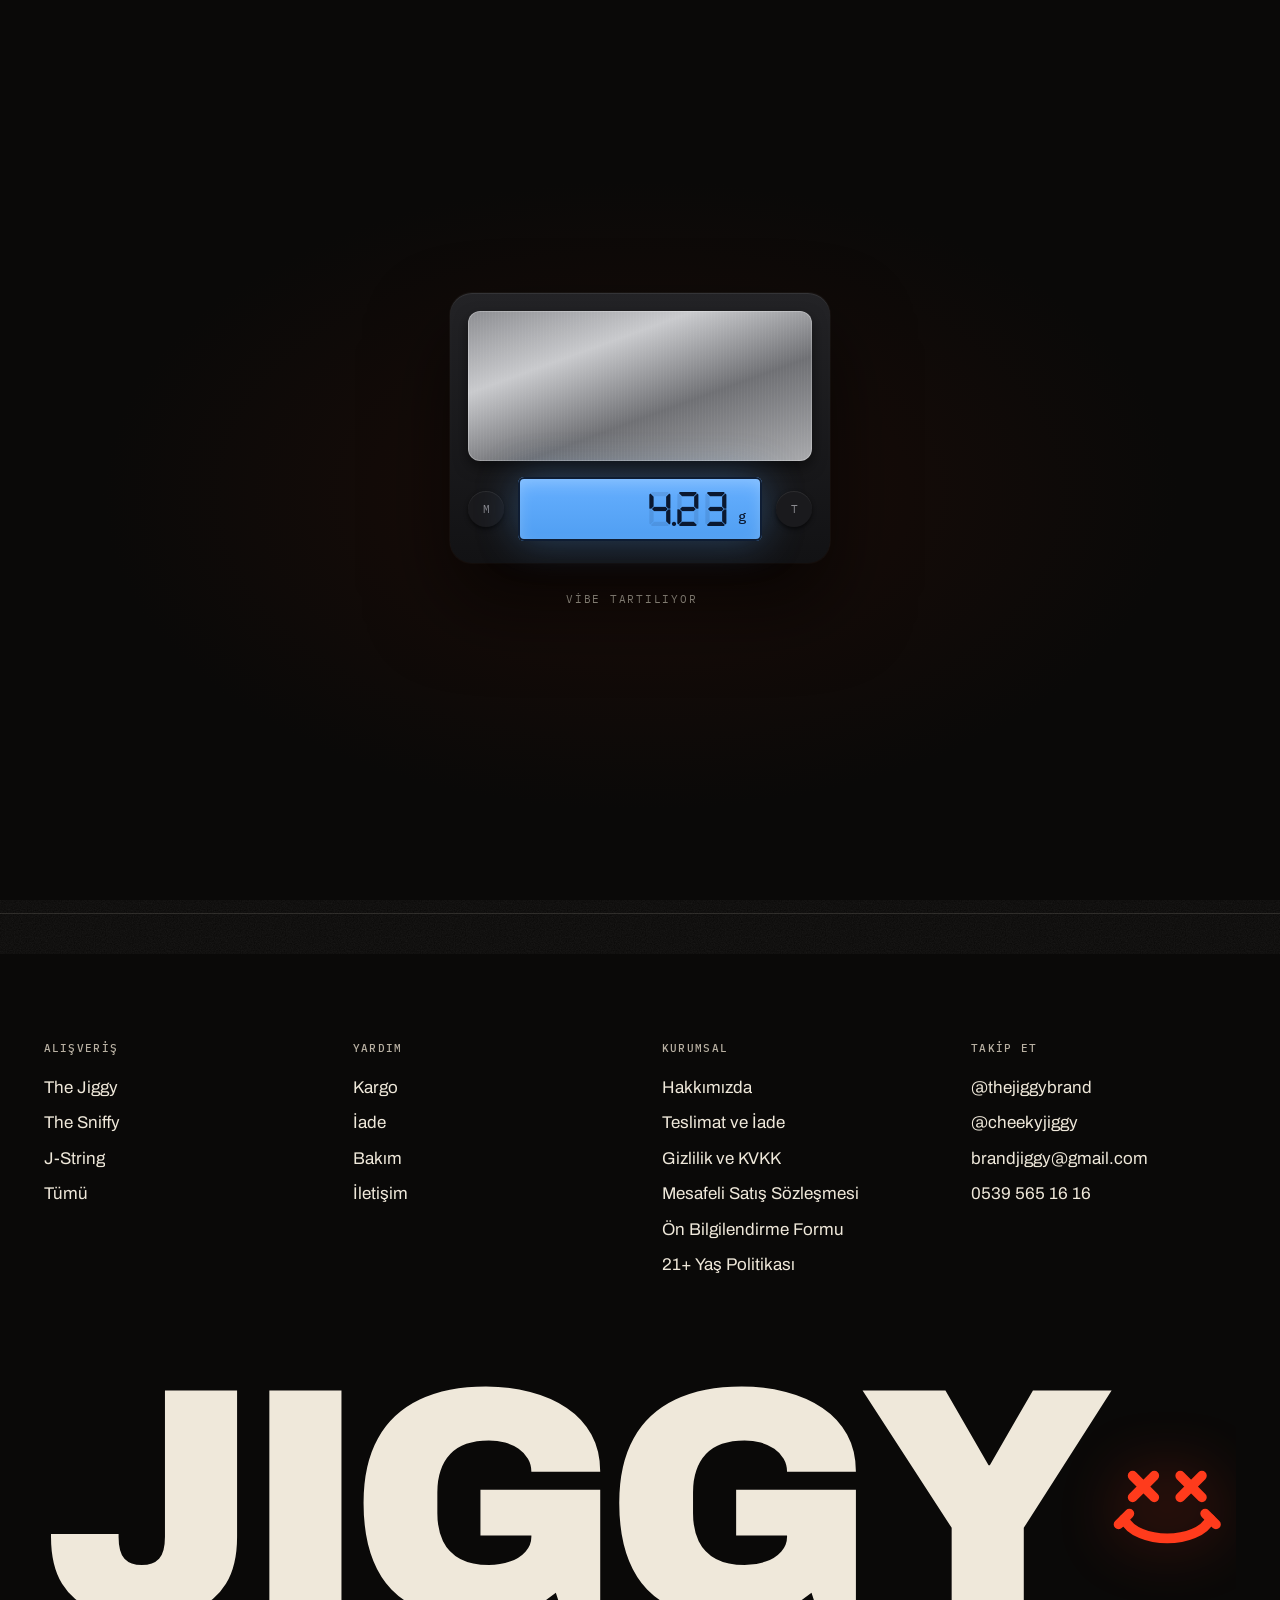
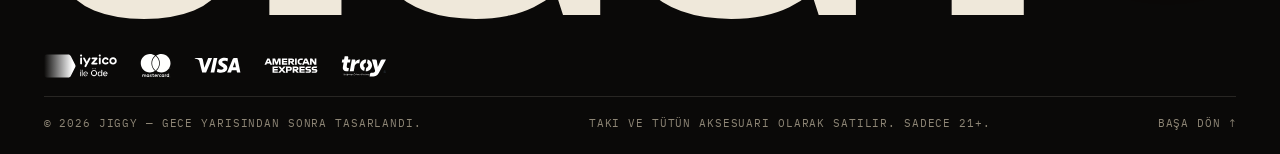
<file: product.html>
<!doctype html>
<html lang="tr">
<head>
  <meta charset="utf-8">
  <meta name="viewport" content="width=device-width, initial-scale=1, viewport-fit=cover">
  <title>JIGGY</title>
  <meta name="description" content="JIGGY — gece mesaisi için takılar.">
  <meta name="theme-color" content="#0a0908">
  <meta property="og:locale" content="tr_TR">
  <meta property="og:image" content="https://thejiggybrand.com/assets/img/og.jpg">
  <meta property="og:url" content="https://thejiggybrand.com/product.html">
  <link rel="icon" href="assets/img/favicon.svg" type="image/svg+xml">
  <link rel="preconnect" href="https://fonts.googleapis.com">
  <link rel="preconnect" href="https://fonts.gstatic.com" crossorigin>
  <link rel="stylesheet" href="https://fonts.googleapis.com/css2?family=Archivo:wdth,wght@62..100,400..900&family=IBM+Plex+Mono:wght@400;500&family=Instrument+Serif:ital@1&display=swap">
  <link rel="modulepreload" href="assets/js/config.js">
  <link rel="modulepreload" href="assets/js/i18n.js">
  <link rel="modulepreload" href="assets/js/products.js">
  <link rel="modulepreload" href="assets/js/images.js">
  <link rel="modulepreload" href="assets/js/cart.js">
  <link rel="modulepreload" href="assets/js/core.js">
  <link rel="modulepreload" href="assets/js/cards.js">
  <link rel="modulepreload" href="assets/js/product.js">
  <link rel="stylesheet" href="assets/vendor/lenis.css">
  <link rel="stylesheet" href="assets/css/style.css">
  <script>
    document.documentElement.classList.add('js');
    // The weighing scale opens only the first page of a visit (or a tap on the logo): other pages hide it before the first paint.
    try { if (sessionStorage.getItem('jiggy.session') && !sessionStorage.getItem('jiggy.scale')) document.documentElement.classList.add('no-loader'); } catch (e) { /* ignore */ }
    // style.css sets --ink. Without it the stylesheet never arrived (a dropped request, or a broken cached copy in
    // an in-app browser) and the page would show as bare HTML: fetch a fresh copy before anything is drawn.
    if (!getComputedStyle(document.documentElement).getPropertyValue('--ink')) {
      document.write('<link rel="stylesheet" href="assets/css/style.css?retry=' + Date.now() + '">');
    }
  </script>
</head>
<body data-page="product">
  <div class="loader" aria-hidden="true">
    <div class="loader__scale">
      <div class="loader__plate"></div>
      <div class="loader__row">
        <span class="loader__key">M</span>
        <div class="lcd-panel">
          <span class="lcd"><span class="lcd__ghost">8.88</span><span class="lcd__val">0.00</span></span>
          <span class="lcd__unit">g</span>
        </div>
        <span class="loader__key">T</span>
      </div>
    </div>
    <p class="loader__msg" data-i18n="loader.msg">Vibe tartılıyor</p>
  </div>
  <main id="main" class="pdp" data-pdp></main>
  <div data-footer></div>

  <script src="assets/vendor/gsap.min.js"></script>
  <script src="assets/vendor/ScrollTrigger.min.js"></script>
  <script src="assets/vendor/SplitText.min.js"></script>
  <script src="assets/vendor/CustomEase.min.js"></script>
  <script src="assets/vendor/lenis.min.js"></script>
  <script type="module" src="assets/js/product.js"></script>
</body>
</html>
</file>
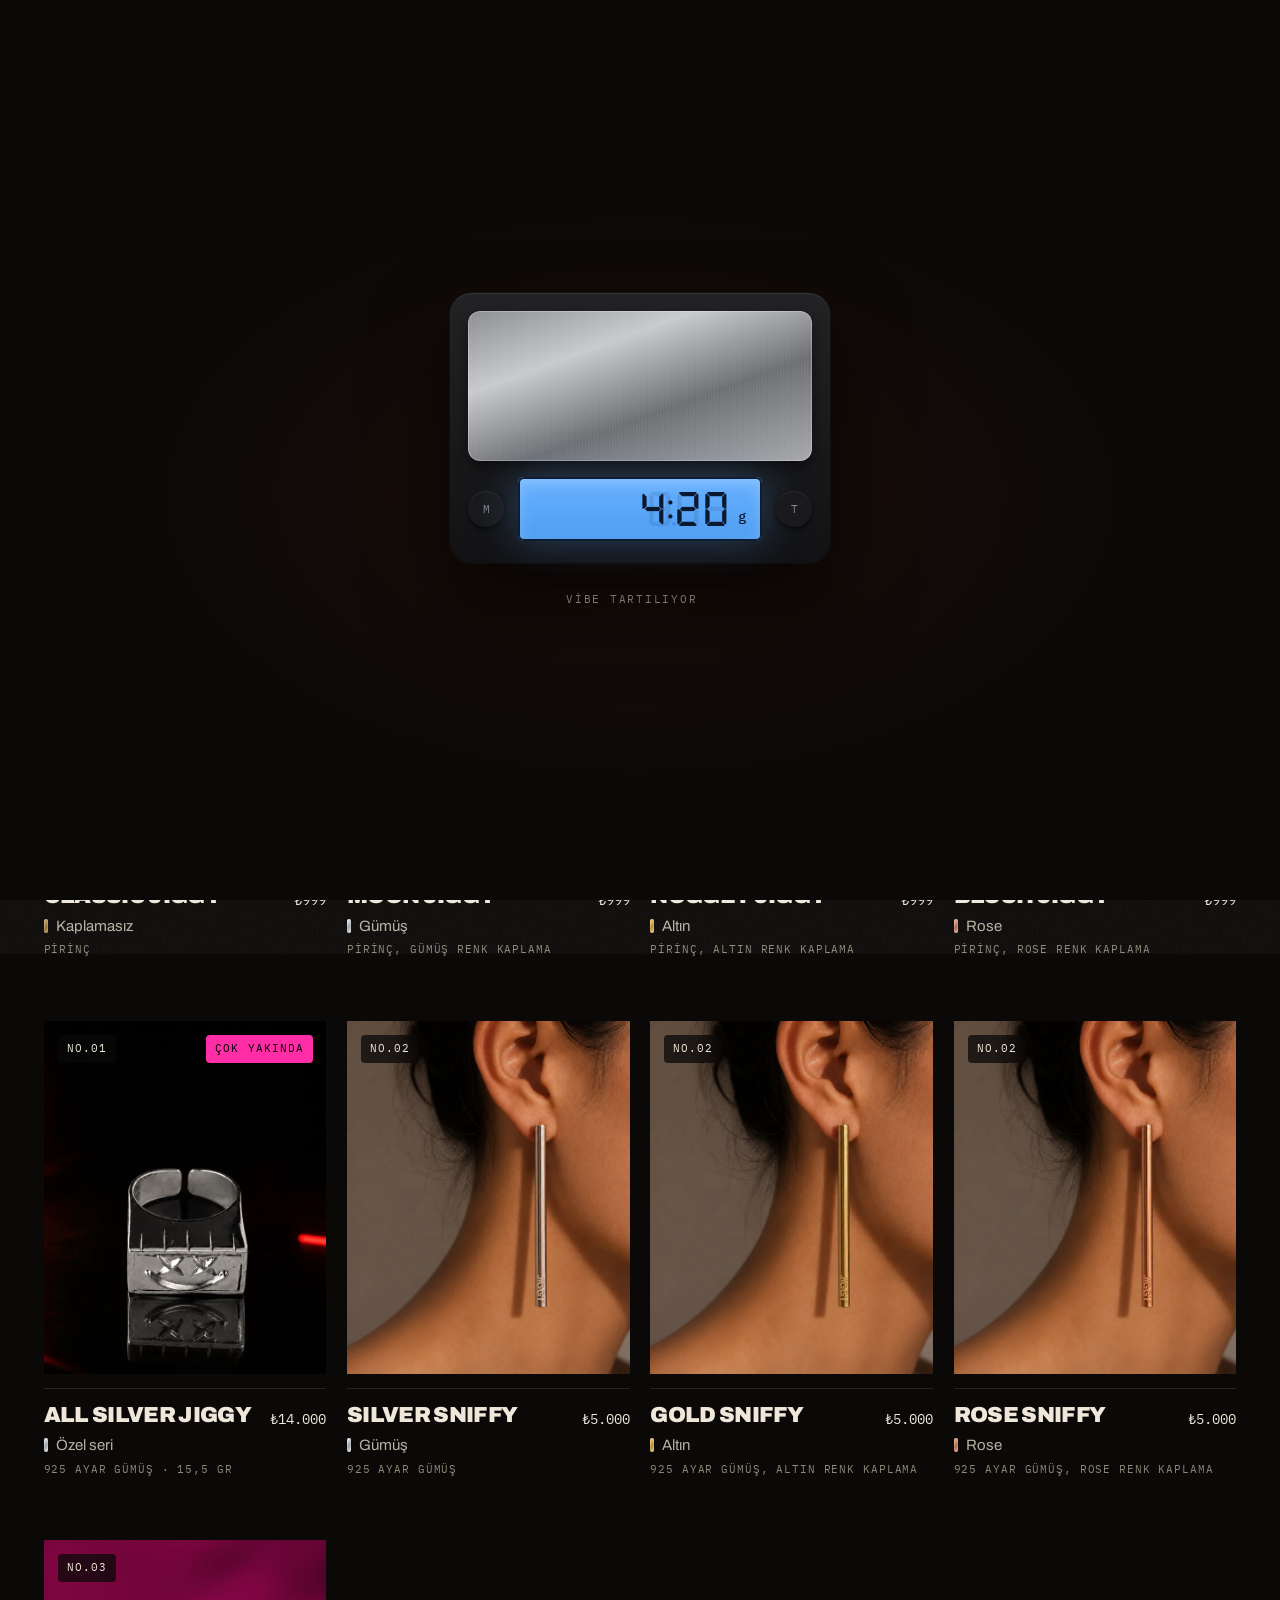
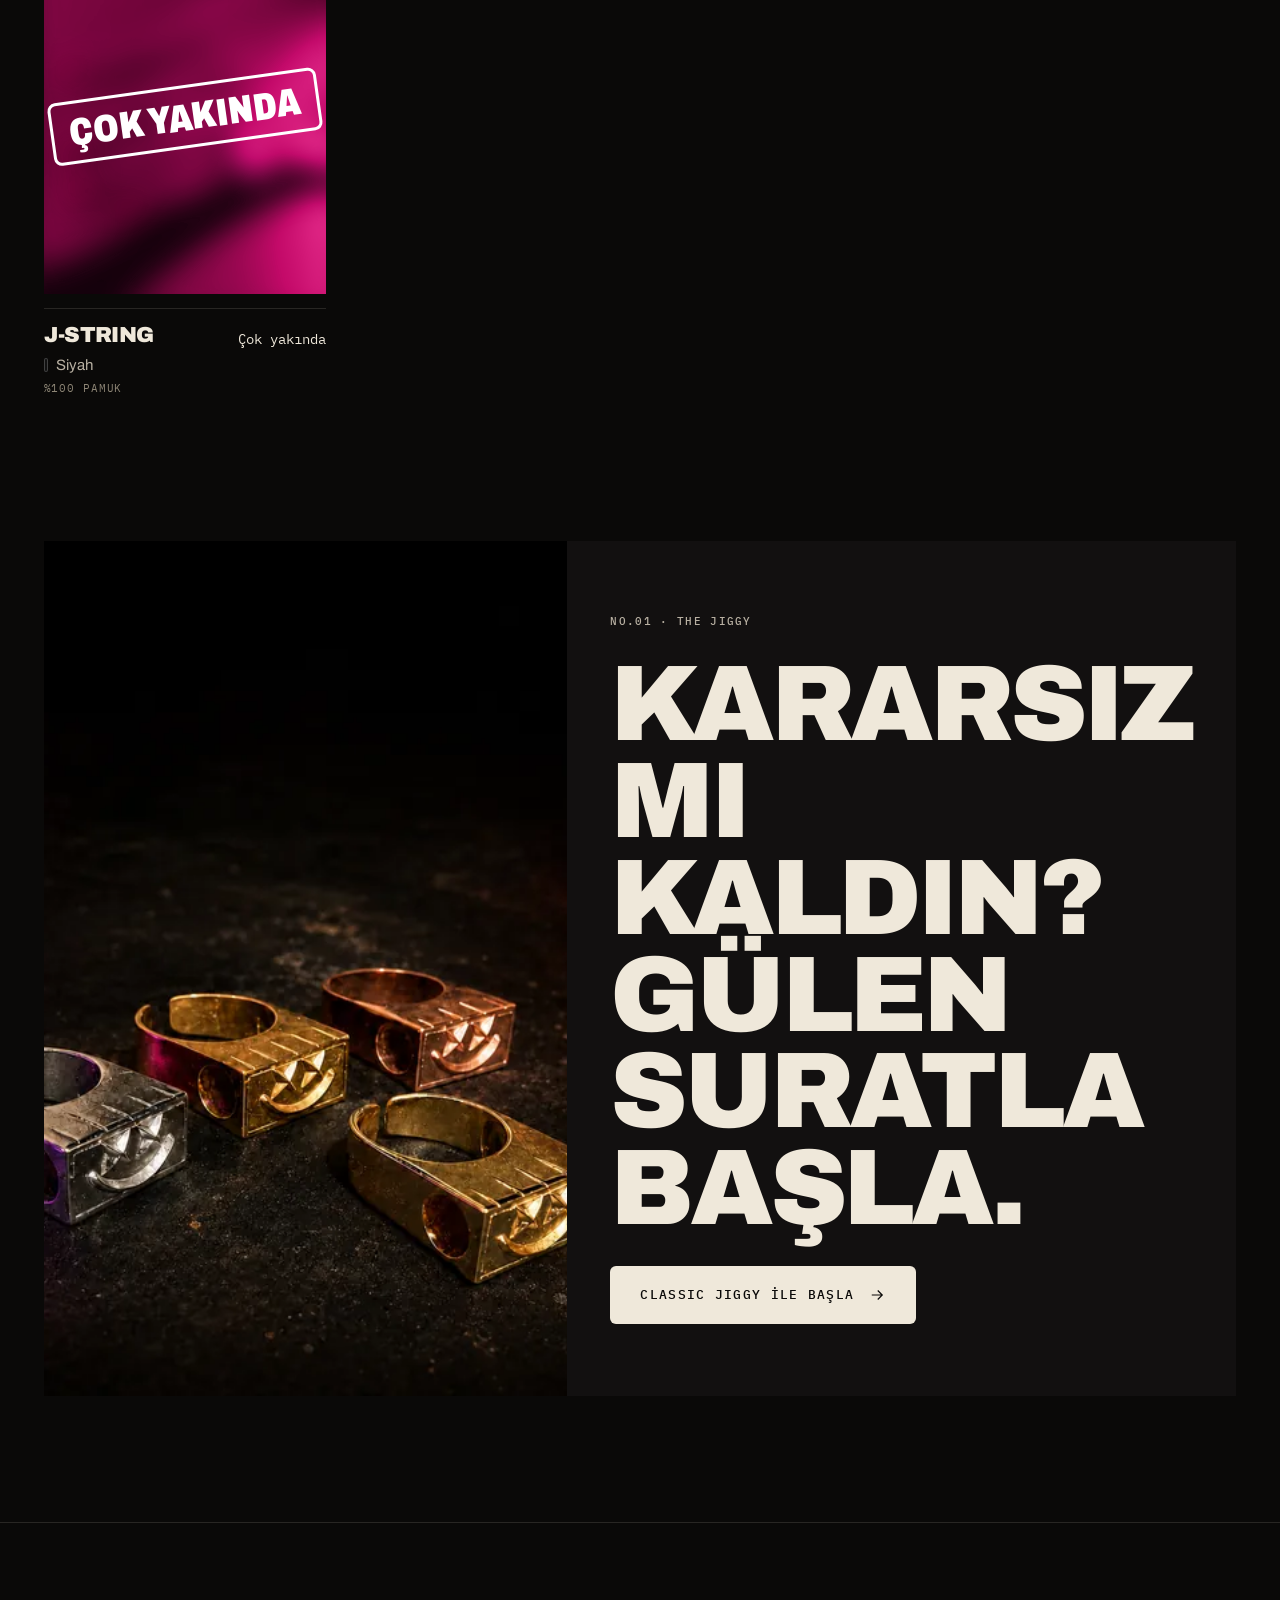
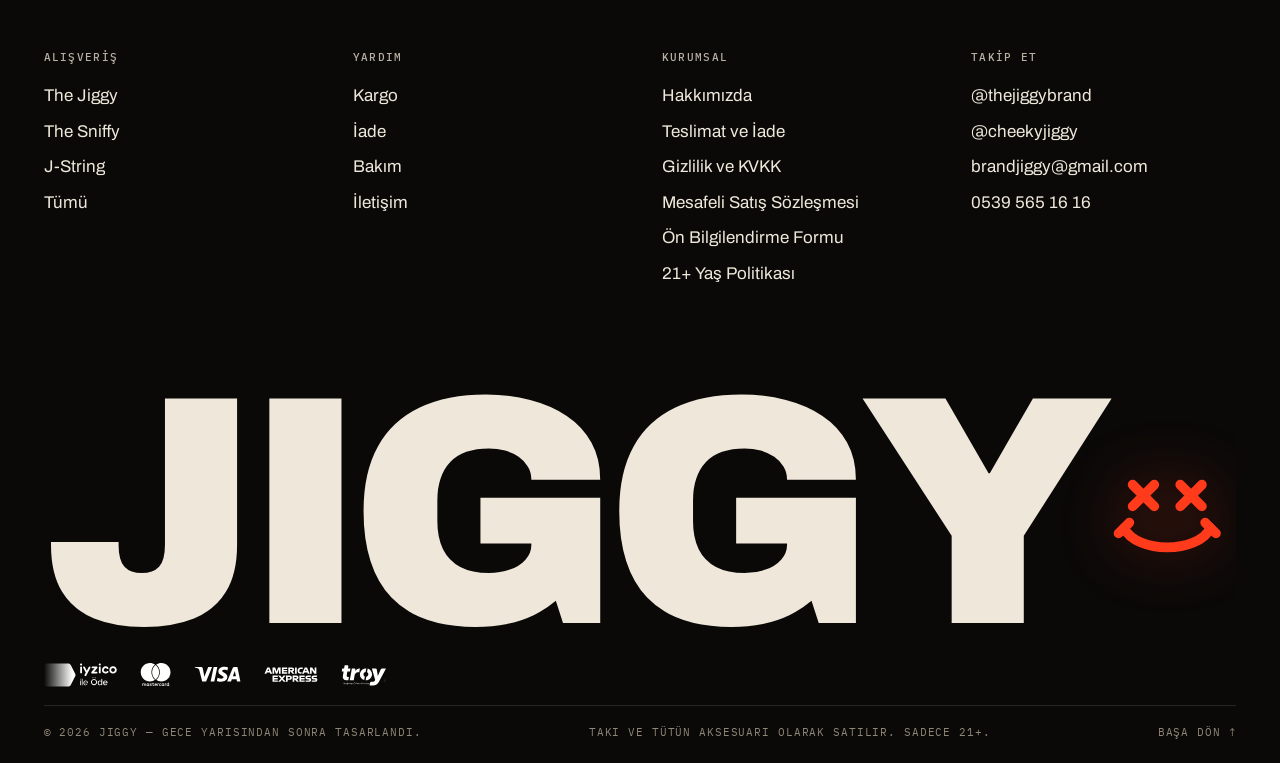
<file: shop.html>
<!doctype html>
<html lang="tr">
<head>
  <meta charset="utf-8">
  <meta name="viewport" content="width=device-width, initial-scale=1, viewport-fit=cover">
  <title data-i18n="meta.title.shop">Mağaza — JIGGY</title>
  <meta name="description" content="JIGGY mağazası: Classic, Moon, Nugget ve Blush Jiggy yüzükler, Sniffy küpeler ve yakında J-String.">
  <meta name="theme-color" content="#0a0908">
  <meta property="og:title" content="Mağaza — JIGGY">
  <meta property="og:locale" content="tr_TR">
  <meta property="og:image" content="https://thejiggybrand.com/assets/img/og.jpg">
  <meta property="og:url" content="https://thejiggybrand.com/shop.html">
  <link rel="icon" href="assets/img/favicon.svg" type="image/svg+xml">
  <link rel="preconnect" href="https://fonts.googleapis.com">
  <link rel="preconnect" href="https://fonts.gstatic.com" crossorigin>
  <link rel="stylesheet" href="https://fonts.googleapis.com/css2?family=Archivo:wdth,wght@62..100,400..900&family=IBM+Plex+Mono:wght@400;500&family=Instrument+Serif:ital@1&display=swap">
  <link rel="modulepreload" href="assets/js/config.js">
  <link rel="modulepreload" href="assets/js/i18n.js">
  <link rel="modulepreload" href="assets/js/products.js">
  <link rel="modulepreload" href="assets/js/images.js">
  <link rel="modulepreload" href="assets/js/cart.js">
  <link rel="modulepreload" href="assets/js/core.js">
  <link rel="modulepreload" href="assets/js/cards.js">
  <link rel="modulepreload" href="assets/js/shop.js">
  <link rel="stylesheet" href="assets/vendor/lenis.css">
  <link rel="stylesheet" href="assets/css/style.css">
  <script>
    document.documentElement.classList.add('js');
    // The weighing scale opens only the first page of a visit (or a tap on the logo): other pages hide it before the first paint.
    try { if (sessionStorage.getItem('jiggy.session') && !sessionStorage.getItem('jiggy.scale')) document.documentElement.classList.add('no-loader'); } catch (e) { /* ignore */ }
    // style.css sets --ink. Without it the stylesheet never arrived (a dropped request, or a broken cached copy in
    // an in-app browser) and the page would show as bare HTML: fetch a fresh copy before anything is drawn.
    if (!getComputedStyle(document.documentElement).getPropertyValue('--ink')) {
      document.write('<link rel="stylesheet" href="assets/css/style.css?retry=' + Date.now() + '">');
    }
  </script>
</head>
<body data-page="shop">
  <div class="loader" aria-hidden="true">
    <div class="loader__scale">
      <div class="loader__plate"></div>
      <div class="loader__row">
        <span class="loader__key">M</span>
        <div class="lcd-panel">
          <span class="lcd"><span class="lcd__ghost">8.88</span><span class="lcd__val">0.00</span></span>
          <span class="lcd__unit">g</span>
        </div>
        <span class="loader__key">T</span>
      </div>
    </div>
    <p class="loader__msg" data-i18n="loader.msg">Vibe tartılıyor</p>
  </div>
  <main id="main" class="shop">
    <header class="shop__head">
      <h1 class="shop__title"><span data-i18n="shop.title" data-split>Mağaza</span><sup data-shop-count></sup></h1>
      <div class="shop__side" data-reveal="stagger">
        <p class="lede" data-i18n="shop.intro">Gece için tasarlanmış parçalar. Rengini seç, gerisini bize bırak.</p>
        <div class="filters" role="group" aria-label="Filtre">
          <button class="chip" type="button" data-filter="all" aria-pressed="true" data-i18n="shop.filter.all">Tümü</button>
          <button class="chip" type="button" data-filter="rings" aria-pressed="false" data-i18n="shop.filter.rings">Yüzükler</button>
          <button class="chip" type="button" data-filter="earrings" aria-pressed="false" data-i18n="shop.filter.earrings">Küpeler</button>
          <button class="chip" type="button" data-filter="underwear" aria-pressed="false" data-i18n="shop.filter.underwear">İç giyim</button>
        </div>
      </div>
    </header>

    <div class="shop__grid" data-grid></div>

    <section class="shop__banner">
      <div class="shop__banner-media" data-clip>
        <img src="assets/img/ring-four.webp" srcset="assets/img/ring-four-640.webp 640w, assets/img/ring-four.webp 1254w" sizes="(max-width: 860px) 100vw, 50vw" width="1254" height="1254" alt="Moon, Nugget, Blush ve Classic Jiggy yüzükler" loading="lazy" decoding="async">
      </div>
      <div class="shop__banner-copy">
        <p class="eyebrow" lang="en">No.01 · The Jiggy</p>
        <h2 class="sec-title" data-split data-i18n="shop.banner.title">Kararsız mı kaldın? Gülen suratla başla.</h2>
        <div><a class="btn" href="product.html?id=the-j&amp;v=classic" data-magnetic><span class="btn__roll" data-i18n="shop.banner.cta" data-i18n-attr="data-text:shop.banner.cta" data-text="CLASSIC JIGGY ile başla">CLASSIC JIGGY ile başla</span><svg class="arrow" viewBox="0 0 24 24" fill="none" stroke="currentColor" stroke-width="1.6" aria-hidden="true"><path d="M5 12h14M13 6l6 6-6 6"/></svg></a></div>
      </div>
    </section>
  </main>

  <div data-footer></div>

  <script src="assets/vendor/gsap.min.js"></script>
  <script src="assets/vendor/ScrollTrigger.min.js"></script>
  <script src="assets/vendor/SplitText.min.js"></script>
  <script src="assets/vendor/CustomEase.min.js"></script>
  <script src="assets/vendor/lenis.min.js"></script>
  <script type="module" src="assets/js/shop.js"></script>
</body>
</html>
</file>
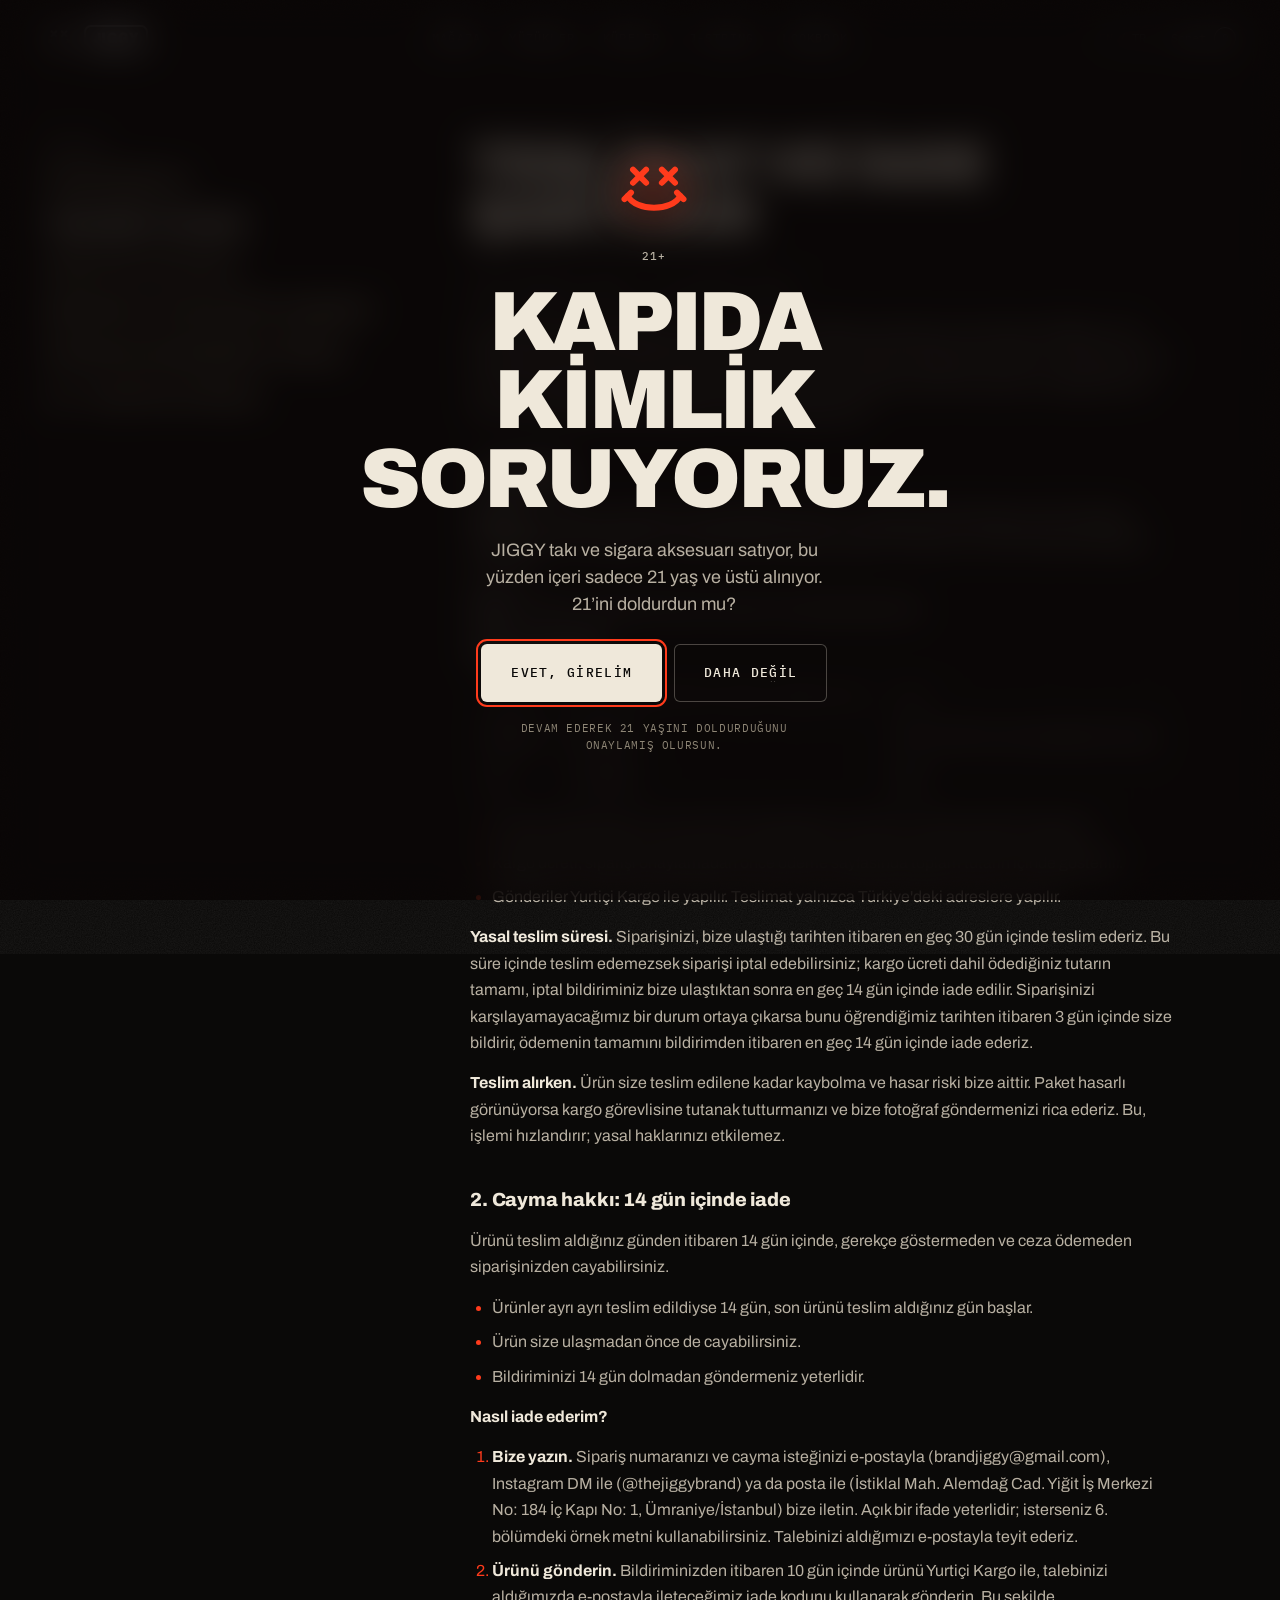
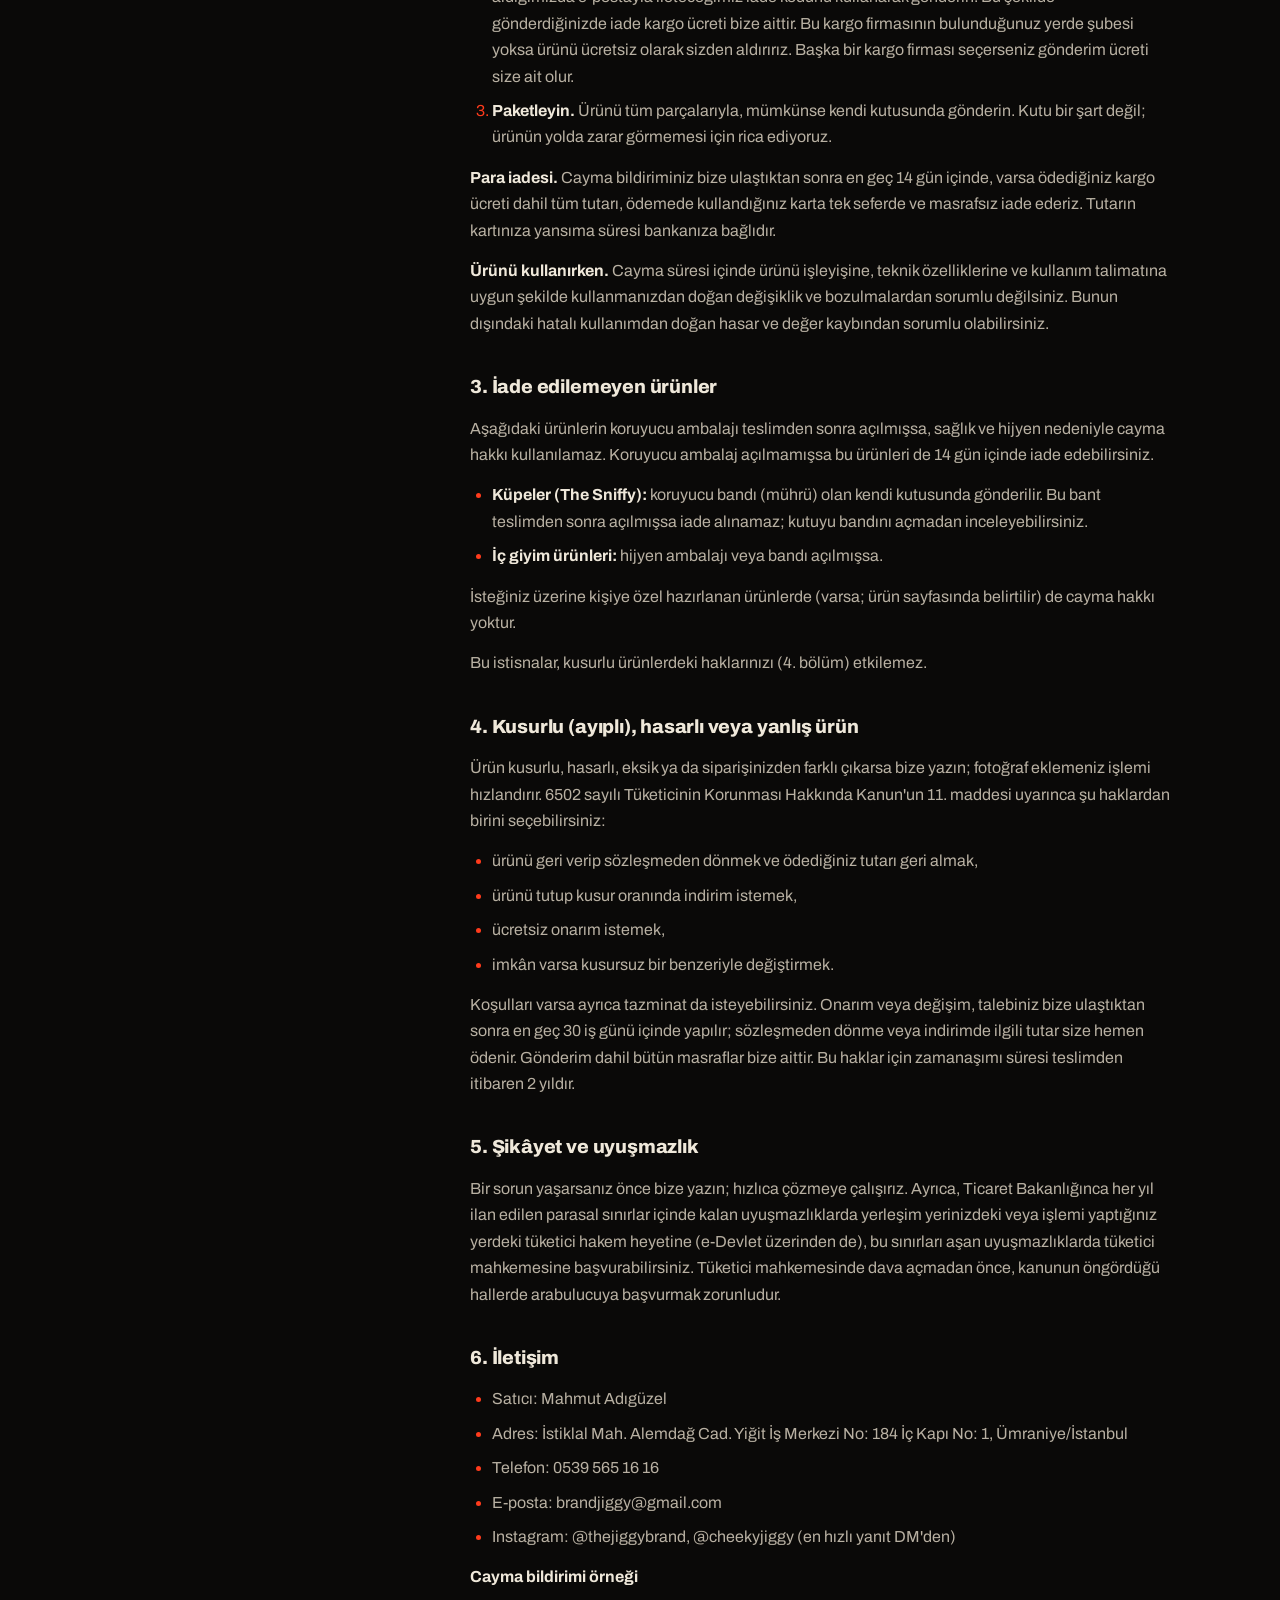
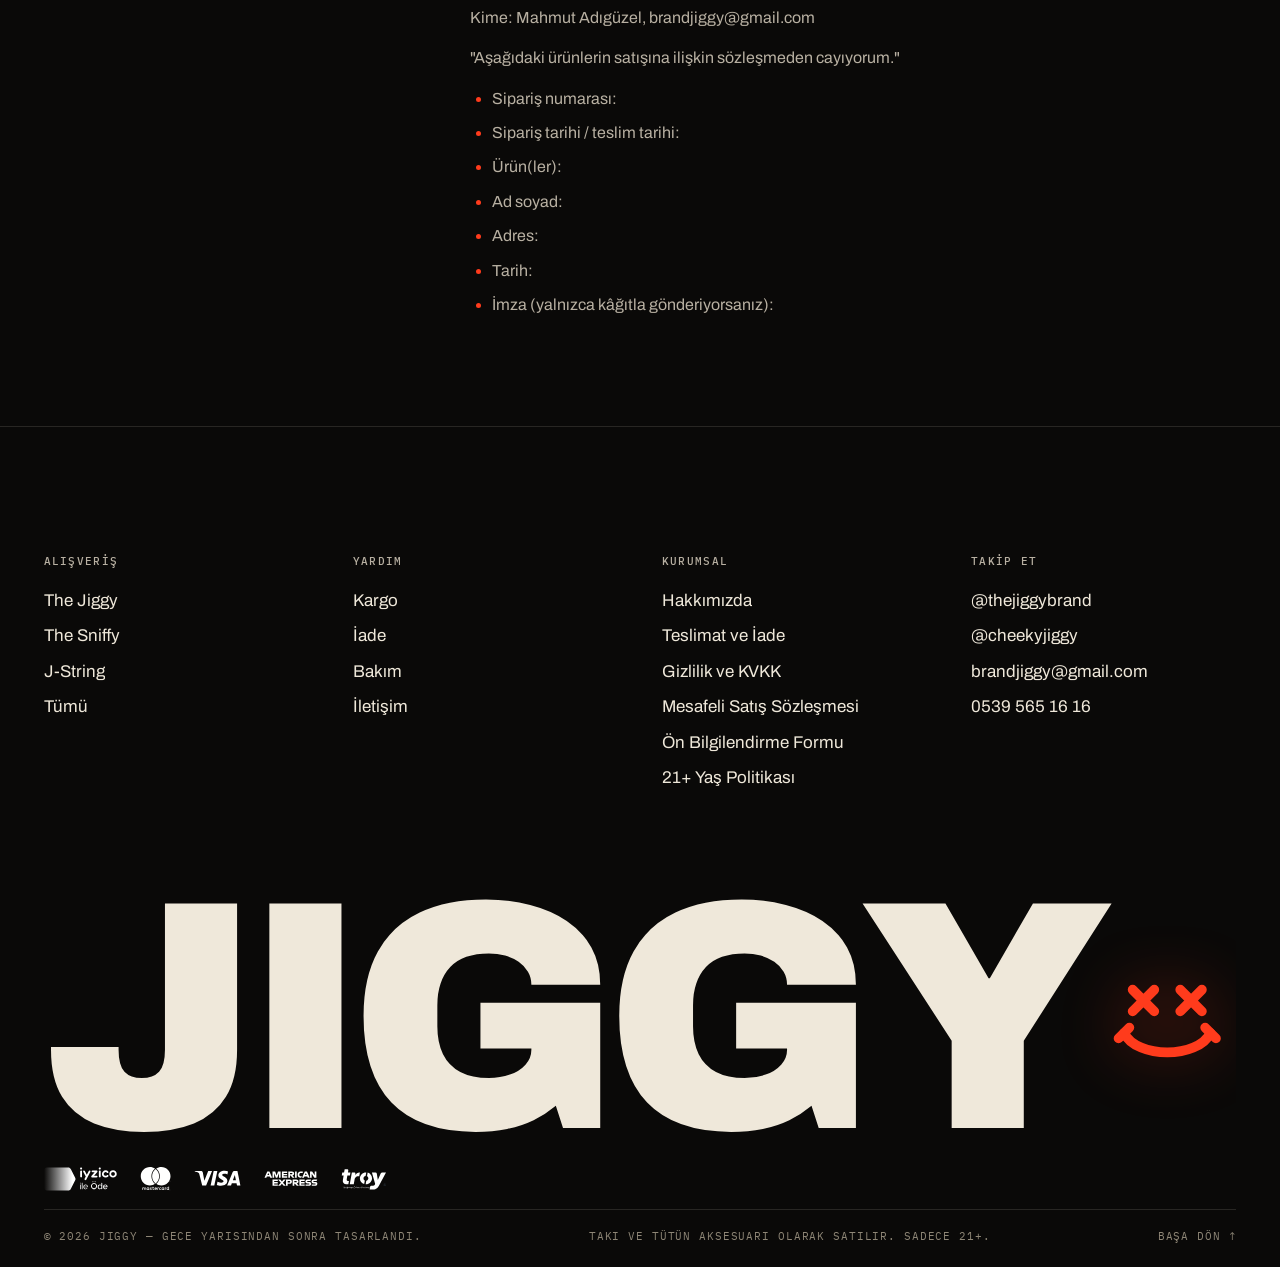
<file: teslimat-ve-iade.html>
<!doctype html>
<html lang="tr">
<head>
  <meta charset="utf-8">
  <meta name="viewport" content="width=device-width, initial-scale=1, viewport-fit=cover">
  <title>Teslimat ve İade — JIGGY</title>
  <meta name="description" content="JIGGY teslimat ve iade şartları: kargo süreleri, 14 gün cayma hakkı, iade ve para iadesi.">
  <meta name="theme-color" content="#0a0908">
  <link rel="icon" href="assets/img/favicon.svg" type="image/svg+xml">
  <link rel="preconnect" href="https://fonts.googleapis.com">
  <link rel="preconnect" href="https://fonts.gstatic.com" crossorigin>
  <link rel="stylesheet" href="https://fonts.googleapis.com/css2?family=Archivo:wdth,wght@62..100,400..900&family=IBM+Plex+Mono:wght@400;500&family=Instrument+Serif:ital@1&display=swap">
  <link rel="modulepreload" href="assets/js/config.js">
  <link rel="modulepreload" href="assets/js/i18n.js">
  <link rel="modulepreload" href="assets/js/products.js">
  <link rel="modulepreload" href="assets/js/images.js">
  <link rel="modulepreload" href="assets/js/cart.js">
  <link rel="modulepreload" href="assets/js/core.js">
  <link rel="modulepreload" href="assets/js/legal.js">
  <link rel="stylesheet" href="assets/vendor/lenis.css">
  <link rel="stylesheet" href="assets/css/style.css">
  <script>
    document.documentElement.classList.add('js');
    // style.css sets --ink. Without it the stylesheet never arrived (a dropped request, or a broken cached copy in
    // an in-app browser) and the page would show as bare HTML: fetch a fresh copy before anything is drawn.
    if (!getComputedStyle(document.documentElement).getPropertyValue('--ink')) {
      document.write('<link rel="stylesheet" href="assets/css/style.css?retry=' + Date.now() + '">');
    }
  </script>
</head>
<body data-page="legal">
  <main id="main" class="info legal">
    <nav class="info__nav" aria-label="Kurumsal" data-i18n-attr="aria-label:footer.corp">
      <p class="eyebrow" data-i18n="footer.corp">Kurumsal</p>
      <a href="hakkimizda.html" data-i18n="footer.about">Hakkımızda</a>
      <a href="teslimat-ve-iade.html" data-i18n="footer.delivery" class="is-active" aria-current="page">Teslimat ve İade</a>
      <a href="gizlilik.html" data-i18n="footer.privacy">Gizlilik ve KVKK</a>
      <a href="mesafeli-satis-sozlesmesi.html" data-i18n="footer.mss">Mesafeli Satış Sözleşmesi</a>
      <a href="on-bilgilendirme.html" data-i18n="footer.preinfo">Ön Bilgilendirme Formu</a>
      <a href="yas-politikasi.html" data-i18n="footer.age">21+ Yaş Politikası</a>
    </nav>

    <article class="legal__doc" lang="tr">
        <p class="legal__en" data-lang="en" lang="en">This text is published in Turkish, as Turkish consumer law requires.</p>
        <h1>Teslimat ve İade Şartları</h1>
        <p class="legal__date">Son güncelleme: 24 Kasım 2026</p>
        <p>Bu sayfa, https://thejiggybrand.com üzerinden verdiğiniz siparişlerin nasıl teslim edildiğini, nasıl iade edebileceğinizi ve yasal haklarınızı anlatır. Satıcı: Mahmut Adıgüzel ("JIGGY"). Ürünlerimiz takı ve tütün aksesuarı olarak, yalnızca 21 yaşını doldurmuş kişilere satılır. Bu şartlar, Ön Bilgilendirme Formu ve Mesafeli Satış Sözleşmesi ile birlikte geçerlidir.</p>
        <h2>1. Teslimat</h2>
        <p><strong>Hazırlık.</strong> Siparişiniz, ödemeniz onaylandıktan sonra 1–3 iş günü içinde kargoya verilir. Kargoya verildiğinde takip bağlantısı e-posta adresinize gelir. İş günü; hafta sonu ve resmî tatiller dışındaki günlerdir.</p>
        <p><strong>Paket.</strong> Paketler, içeriği belirtmeyen sade bir dış etiketle gönderilir.</p>
        <p><strong>Kargo seçenekleri.</strong></p>
        <div class="legal__table"><table><thead><tr><th>Seçenek</th><th>Kargoya verildikten sonra tahmini süre</th><th>Ücret</th></tr></thead><tbody><tr><td>Standart</td><td>2–5 iş günü</td><td>₺150; ₺3.000 ve üzeri siparişlerde ücretsiz</td></tr><tr><td>Hızlı</td><td>1–2 iş günü</td><td>₺300</td></tr></tbody></table></div>
        <ul><li>Ücretsiz kargo eşiği, varsa indirimler düşüldükten sonraki ara toplama göre hesaplanır.</li><li>Kargo ücreti, siparişi onaylamadan önce ödeme sayfasında toplam tutarın içinde gösterilir.</li><li>Gönderiler Yurtiçi Kargo ile yapılır. Teslimat yalnızca Türkiye'deki adreslere yapılır.</li></ul>
        <p><strong>Yasal teslim süresi.</strong> Siparişinizi, bize ulaştığı tarihten itibaren en geç 30 gün içinde teslim ederiz. Bu süre içinde teslim edemezsek siparişi iptal edebilirsiniz; kargo ücreti dahil ödediğiniz tutarın tamamı, iptal bildiriminiz bize ulaştıktan sonra en geç 14 gün içinde iade edilir. Siparişinizi karşılayamayacağımız bir durum ortaya çıkarsa bunu öğrendiğimiz tarihten itibaren 3 gün içinde size bildirir, ödemenin tamamını bildirimden itibaren en geç 14 gün içinde iade ederiz.</p>
        <p><strong>Teslim alırken.</strong> Ürün size teslim edilene kadar kaybolma ve hasar riski bize aittir. Paket hasarlı görünüyorsa kargo görevlisine tutanak tutturmanızı ve bize fotoğraf göndermenizi rica ederiz. Bu, işlemi hızlandırır; yasal haklarınızı etkilemez.</p>
        <h2>2. Cayma hakkı: 14 gün içinde iade</h2>
        <p>Ürünü teslim aldığınız günden itibaren 14 gün içinde, gerekçe göstermeden ve ceza ödemeden siparişinizden cayabilirsiniz.</p>
        <ul><li>Ürünler ayrı ayrı teslim edildiyse 14 gün, son ürünü teslim aldığınız gün başlar.</li><li>Ürün size ulaşmadan önce de cayabilirsiniz.</li><li>Bildiriminizi 14 gün dolmadan göndermeniz yeterlidir.</li></ul>
        <p><strong>Nasıl iade ederim?</strong></p>
        <ol><li><strong>Bize yazın.</strong> Sipariş numaranızı ve cayma isteğinizi e-postayla (brandjiggy@gmail.com), Instagram DM ile (@thejiggybrand) ya da posta ile (İstiklal Mah. Alemdağ Cad. Yiğit İş Merkezi No: 184 İç Kapı No: 1, Ümraniye/İstanbul) bize iletin. Açık bir ifade yeterlidir; isterseniz 6. bölümdeki örnek metni kullanabilirsiniz. Talebinizi aldığımızı e-postayla teyit ederiz.</li><li><strong>Ürünü gönderin.</strong> Bildiriminizden itibaren 10 gün içinde ürünü Yurtiçi Kargo ile, talebinizi aldığımızda e-postayla ileteceğimiz iade kodunu kullanarak gönderin. Bu şekilde gönderdiğinizde iade kargo ücreti bize aittir. Bu kargo firmasının bulunduğunuz yerde şubesi yoksa ürünü ücretsiz olarak sizden aldırırız. Başka bir kargo firması seçerseniz gönderim ücreti size ait olur.</li><li><strong>Paketleyin.</strong> Ürünü tüm parçalarıyla, mümkünse kendi kutusunda gönderin. Kutu bir şart değil; ürünün yolda zarar görmemesi için rica ediyoruz.</li></ol>
        <p><strong>Para iadesi.</strong> Cayma bildiriminiz bize ulaştıktan sonra en geç 14 gün içinde, varsa ödediğiniz kargo ücreti dahil tüm tutarı, ödemede kullandığınız karta tek seferde ve masrafsız iade ederiz. Tutarın kartınıza yansıma süresi bankanıza bağlıdır.</p>
        <p><strong>Ürünü kullanırken.</strong> Cayma süresi içinde ürünü işleyişine, teknik özelliklerine ve kullanım talimatına uygun şekilde kullanmanızdan doğan değişiklik ve bozulmalardan sorumlu değilsiniz. Bunun dışındaki hatalı kullanımdan doğan hasar ve değer kaybından sorumlu olabilirsiniz.</p>
        <h2>3. İade edilemeyen ürünler</h2>
        <p>Aşağıdaki ürünlerin koruyucu ambalajı teslimden sonra açılmışsa, sağlık ve hijyen nedeniyle cayma hakkı kullanılamaz. Koruyucu ambalaj açılmamışsa bu ürünleri de 14 gün içinde iade edebilirsiniz.</p>
        <ul><li><strong>Küpeler (The Sniffy):</strong> koruyucu bandı (mührü) olan kendi kutusunda gönderilir. Bu bant teslimden sonra açılmışsa iade alınamaz; kutuyu bandını açmadan inceleyebilirsiniz.</li><li><strong>İç giyim ürünleri:</strong> hijyen ambalajı veya bandı açılmışsa.</li></ul>
        <p>İsteğiniz üzerine kişiye özel hazırlanan ürünlerde (varsa; ürün sayfasında belirtilir) de cayma hakkı yoktur.</p>
        <p>Bu istisnalar, kusurlu ürünlerdeki haklarınızı (4. bölüm) etkilemez.</p>
        <h2>4. Kusurlu (ayıplı), hasarlı veya yanlış ürün</h2>
        <p>Ürün kusurlu, hasarlı, eksik ya da siparişinizden farklı çıkarsa bize yazın; fotoğraf eklemeniz işlemi hızlandırır. 6502 sayılı Tüketicinin Korunması Hakkında Kanun'un 11. maddesi uyarınca şu haklardan birini seçebilirsiniz:</p>
        <ul><li>ürünü geri verip sözleşmeden dönmek ve ödediğiniz tutarı geri almak,</li><li>ürünü tutup kusur oranında indirim istemek,</li><li>ücretsiz onarım istemek,</li><li>imkân varsa kusursuz bir benzeriyle değiştirmek.</li></ul>
        <p>Koşulları varsa ayrıca tazminat da isteyebilirsiniz. Onarım veya değişim, talebiniz bize ulaştıktan sonra en geç 30 iş günü içinde yapılır; sözleşmeden dönme veya indirimde ilgili tutar size hemen ödenir. Gönderim dahil bütün masraflar bize aittir. Bu haklar için zamanaşımı süresi teslimden itibaren 2 yıldır.</p>
        <h2>5. Şikâyet ve uyuşmazlık</h2>
        <p>Bir sorun yaşarsanız önce bize yazın; hızlıca çözmeye çalışırız. Ayrıca, Ticaret Bakanlığınca her yıl ilan edilen parasal sınırlar içinde kalan uyuşmazlıklarda yerleşim yerinizdeki veya işlemi yaptığınız yerdeki tüketici hakem heyetine (e-Devlet üzerinden de), bu sınırları aşan uyuşmazlıklarda tüketici mahkemesine başvurabilirsiniz. Tüketici mahkemesinde dava açmadan önce, kanunun öngördüğü hallerde arabulucuya başvurmak zorunludur.</p>
        <h2>6. İletişim</h2>
        <ul><li>Satıcı: Mahmut Adıgüzel</li><li>Adres: İstiklal Mah. Alemdağ Cad. Yiğit İş Merkezi No: 184 İç Kapı No: 1, Ümraniye/İstanbul</li><li>Telefon: 0539 565 16 16</li><li>E-posta: brandjiggy@gmail.com</li><li>Instagram: @thejiggybrand, @cheekyjiggy (en hızlı yanıt DM'den)</li></ul>
        <p><strong>Cayma bildirimi örneği</strong></p>
        <p>Kime: Mahmut Adıgüzel, brandjiggy@gmail.com</p>
        <p>"Aşağıdaki ürünlerin satışına ilişkin sözleşmeden cayıyorum."</p>
        <ul><li>Sipariş numarası:</li><li>Sipariş tarihi / teslim tarihi:</li><li>Ürün(ler):</li><li>Ad soyad:</li><li>Adres:</li><li>Tarih:</li><li>İmza (yalnızca kâğıtla gönderiyorsanız):</li></ul>
    </article>
  </main>

  <div data-footer></div>

  <script src="assets/vendor/gsap.min.js"></script>
  <script src="assets/vendor/ScrollTrigger.min.js"></script>
  <script src="assets/vendor/SplitText.min.js"></script>
  <script src="assets/vendor/CustomEase.min.js"></script>
  <script src="assets/vendor/lenis.min.js"></script>
  <script type="module" src="assets/js/legal.js"></script>
</body>
</html>
</file>
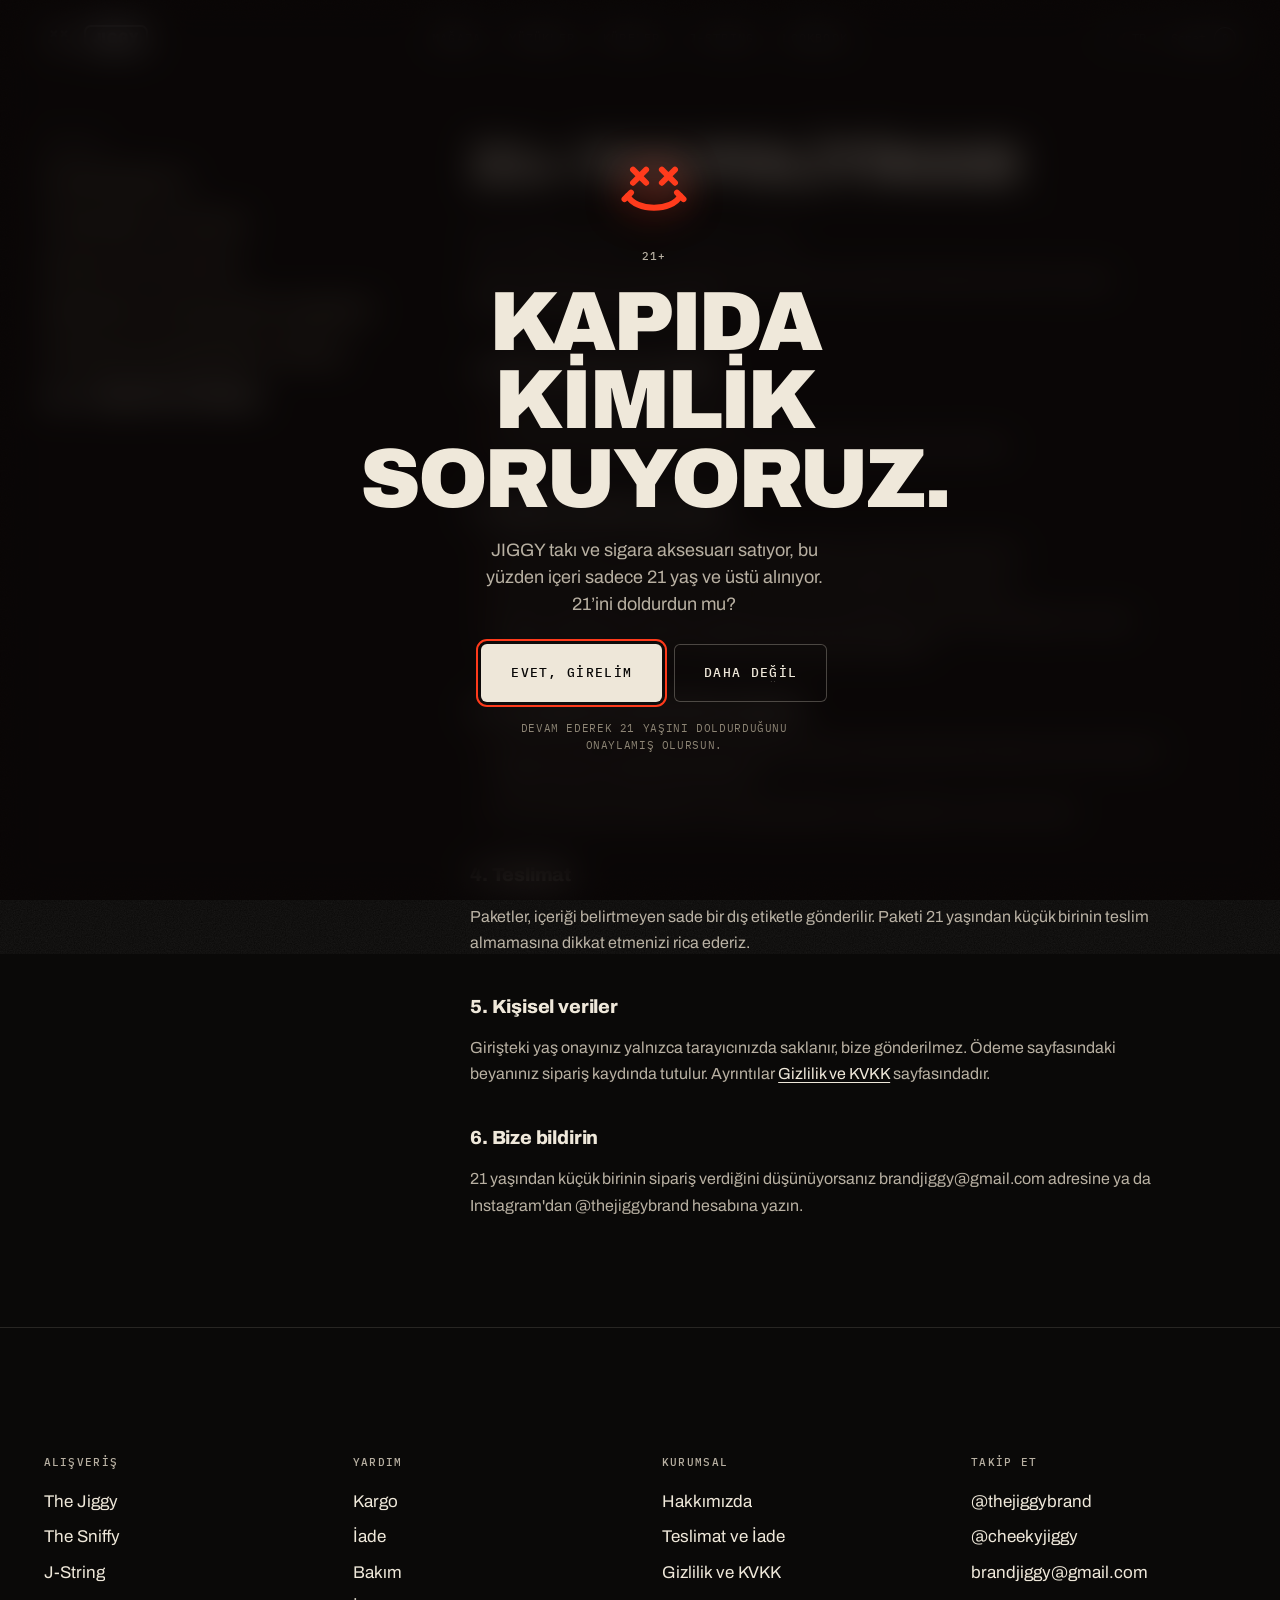
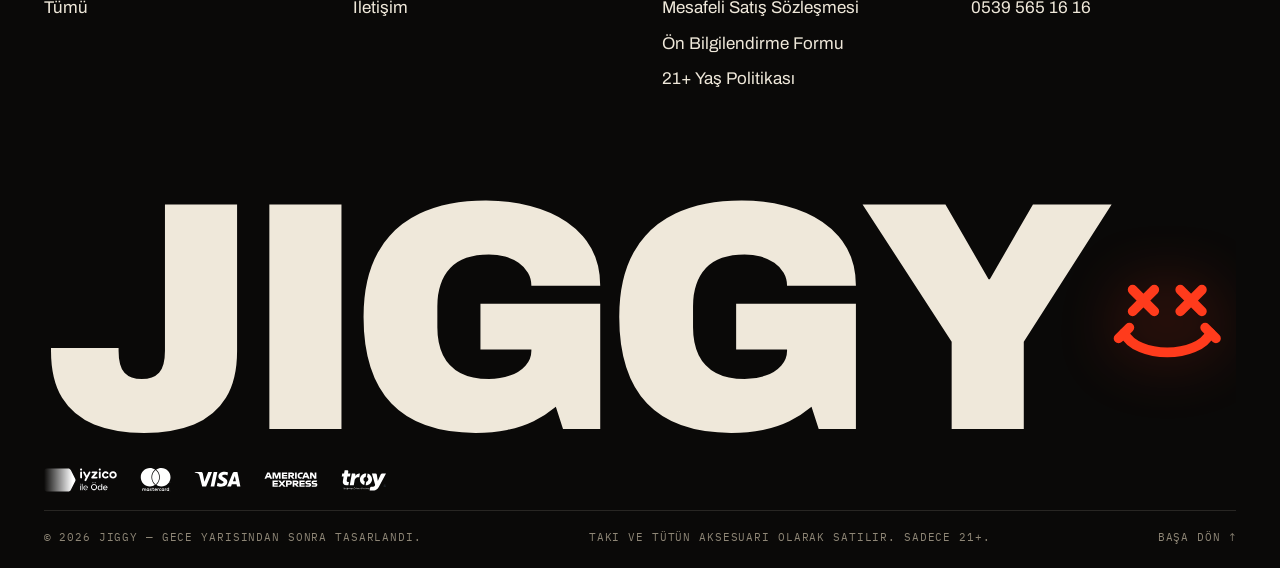
<file: yas-politikasi.html>
<!doctype html>
<html lang="tr">
<head>
  <meta charset="utf-8">
  <meta name="viewport" content="width=device-width, initial-scale=1, viewport-fit=cover">
  <title>21+ Yaş Politikası — JIGGY</title>
  <meta name="description" content="JIGGY 21+ yaş politikası.">
  <meta name="theme-color" content="#0a0908">
  <link rel="icon" href="assets/img/favicon.svg" type="image/svg+xml">
  <link rel="preconnect" href="https://fonts.googleapis.com">
  <link rel="preconnect" href="https://fonts.gstatic.com" crossorigin>
  <link rel="stylesheet" href="https://fonts.googleapis.com/css2?family=Archivo:wdth,wght@62..100,400..900&family=IBM+Plex+Mono:wght@400;500&family=Instrument+Serif:ital@1&display=swap">
  <link rel="modulepreload" href="assets/js/config.js">
  <link rel="modulepreload" href="assets/js/i18n.js">
  <link rel="modulepreload" href="assets/js/products.js">
  <link rel="modulepreload" href="assets/js/images.js">
  <link rel="modulepreload" href="assets/js/cart.js">
  <link rel="modulepreload" href="assets/js/core.js">
  <link rel="modulepreload" href="assets/js/legal.js">
  <link rel="stylesheet" href="assets/vendor/lenis.css">
  <link rel="stylesheet" href="assets/css/style.css">
  <script>
    document.documentElement.classList.add('js');
    // style.css sets --ink. Without it the stylesheet never arrived (a dropped request, or a broken cached copy in
    // an in-app browser) and the page would show as bare HTML: fetch a fresh copy before anything is drawn.
    if (!getComputedStyle(document.documentElement).getPropertyValue('--ink')) {
      document.write('<link rel="stylesheet" href="assets/css/style.css?retry=' + Date.now() + '">');
    }
  </script>
</head>
<body data-page="legal">
  <main id="main" class="info legal">
    <nav class="info__nav" aria-label="Kurumsal" data-i18n-attr="aria-label:footer.corp">
      <p class="eyebrow" data-i18n="footer.corp">Kurumsal</p>
      <a href="hakkimizda.html" data-i18n="footer.about">Hakkımızda</a>
      <a href="teslimat-ve-iade.html" data-i18n="footer.delivery">Teslimat ve İade</a>
      <a href="gizlilik.html" data-i18n="footer.privacy">Gizlilik ve KVKK</a>
      <a href="mesafeli-satis-sozlesmesi.html" data-i18n="footer.mss">Mesafeli Satış Sözleşmesi</a>
      <a href="on-bilgilendirme.html" data-i18n="footer.preinfo">Ön Bilgilendirme Formu</a>
      <a href="yas-politikasi.html" data-i18n="footer.age" class="is-active" aria-current="page">21+ Yaş Politikası</a>
    </nav>

    <article class="legal__doc" lang="tr">
        <p class="legal__en" data-lang="en" lang="en">This text is published in Turkish, as Turkish consumer law requires.</p>
        <h1>21+ Yaş Politikası</h1>
        <p class="legal__date">Son güncelleme: 19 Kasım 2026</p>
        <p>JIGGY ürünleri takı ve tütün aksesuarı olarak satılır. Bu yüzden sitemizden yalnızca 21 yaşını doldurmuş kişiler alışveriş yapabilir.</p>
        <h2>1. Kimler alışveriş yapabilir</h2>
        <ul><li>Yalnızca 21 yaşını doldurmuş kişiler.</li><li>21 yaşından küçük biri adına ya da ona hediye etmek için sipariş verilemez.</li></ul>
        <h2>2. Yaşınızı nerede soruyoruz</h2>
        <ul><li>Siteye ilk girişte: 21 yaşını doldurmadığını söyleyen ziyaretçi siteye giremez.</li><li>Sepette: ödemeye geçmeden önce 21 yaşını doldurduğunuzu onaylarsınız.</li><li>Ödeme sayfasında: siparişi vermeden önce ayrı bir kutuyla 21 yaşını doldurduğunuzu beyan edersiniz. Bu beyan, tarihi ve saatiyle sipariş kaydında saklanır.</li></ul>
        <h2>3. 21 yaşından küçük birinin siparişi</h2>
        <ul><li>Siparişi verenin 21 yaşından küçük olduğu anlaşılırsa siparişi iptal eder, ödenen tutarın tamamını en geç 14 gün içinde karta iade ederiz.</li><li>Ürün yola çıktıysa iade kodunu e-postayla göndeririz; geri gönderim ücreti bize aittir.</li></ul>
        <h2>4. Teslimat</h2>
        <p>Paketler, içeriği belirtmeyen sade bir dış etiketle gönderilir. Paketi 21 yaşından küçük birinin teslim almamasına dikkat etmenizi rica ederiz.</p>
        <h2>5. Kişisel veriler</h2>
        <p>Girişteki yaş onayınız yalnızca tarayıcınızda saklanır, bize gönderilmez. Ödeme sayfasındaki beyanınız sipariş kaydında tutulur. Ayrıntılar <a href="gizlilik.html">Gizlilik ve KVKK</a> sayfasındadır.</p>
        <h2>6. Bize bildirin</h2>
        <p>21 yaşından küçük birinin sipariş verdiğini düşünüyorsanız brandjiggy@gmail.com adresine ya da Instagram'dan @thejiggybrand hesabına yazın.</p>
    </article>
  </main>

  <div data-footer></div>

  <script src="assets/vendor/gsap.min.js"></script>
  <script src="assets/vendor/ScrollTrigger.min.js"></script>
  <script src="assets/vendor/SplitText.min.js"></script>
  <script src="assets/vendor/CustomEase.min.js"></script>
  <script src="assets/vendor/lenis.min.js"></script>
  <script type="module" src="assets/js/legal.js"></script>
</body>
</html>
</file>
<file: assets/vendor/lenis.css>
html.lenis,
html.lenis body {
  height: auto;
}

.lenis:not(.lenis-autoToggle).lenis-stopped {
  overflow: clip;
}

.lenis [data-lenis-prevent],
.lenis [data-lenis-prevent-wheel],
.lenis [data-lenis-prevent-touch],
.lenis [data-lenis-prevent-vertical],
.lenis [data-lenis-prevent-horizontal] {
  overscroll-behavior: contain;
}

.lenis.lenis-smooth iframe {
  pointer-events: none;
}

.lenis.lenis-autoToggle {
  transition-property: overflow;
  transition-duration: 1ms;
  transition-behavior: allow-discrete;
}
</file>
<file: assets/css/style.css>
/* ==========================================================================
   JIGGY — objects for after hours
   ========================================================================== */

@font-face {
  font-family: "DSEG7";
  src: url("../fonts/DSEG7Classic-Bold.woff2") format("woff2");
  font-weight: 700;
  font-display: swap;
}

:root {
  --ink: #0a0908; /* each page's <head> checks this to tell the stylesheet arrived; keep the name */
  --ink-2: #121010;
  --ink-3: #1c1917;
  --bone: #efe8da;
  --bone-2: #b8b0a2;
  --bone-3: #8e8676;
  --line: rgba(239, 232, 218, 0.13);
  --line-2: rgba(239, 232, 218, 0.28);
  --kraft: #c49b69;
  --kraft-ink: #2a1d10;
  --brass: #d8aa4e;
  --ember: #ff3b1c;
  --candy: #ff2ea6;
  --ice: #6d6dff;
  --acid: #3dff5c;
  --lcd-bg: #4f9ef2;
  --lcd-ink: #0a1830;
  --glow: var(--ember);

  --f-display: "Archivo", "Arial Black", Arial, sans-serif;
  --f-serif: "Instrument Serif", "Times New Roman", serif;
  --f-script: "Sacramento", "Brush Script MT", cursive;
  --f-mono: "IBM Plex Mono", ui-monospace, Menlo, monospace;
  --f-lcd: "DSEG7", var(--f-mono);

  --pad: clamp(16px, 3.4vw, 52px);
  --gap: clamp(12px, 1.6vw, 24px);
  --hdr: 76px;
  --radius: 6px;
  color-scheme: dark;
}

/* ---------------------------------------------------------------- reset */

*, *::before, *::after { box-sizing: border-box; }
html { -webkit-text-size-adjust: 100%; background: var(--ink); color-scheme: dark; scrollbar-width: thin; scrollbar-color: var(--bone-3) var(--ink); }
html.is-locked { overflow: hidden; }
body {
  margin: 0;
  background: var(--ink);
  color: var(--bone);
  font-family: var(--f-display);
  font-size: 16px;
  line-height: 1.5;
  -webkit-font-smoothing: antialiased;
  -moz-osx-font-smoothing: grayscale;
  overflow-x: clip;
  text-rendering: optimizeLegibility;
}
img, svg, video { display: block; max-width: 100%; }
img { height: auto; }
/* Nothing on the page gets picked up: no selecting, no dragging photos out, no long-press save sheet on phones
   (core.js also keeps the right-click menu off photos). Form fields still take text as usual. */
body { -webkit-user-select: none; user-select: none; -webkit-touch-callout: none; }
img, svg, video { -webkit-user-drag: none; }
input, textarea, select, [contenteditable] { -webkit-user-select: text; user-select: text; -webkit-touch-callout: default; }
a { color: inherit; text-decoration: none; }
button { font: inherit; color: inherit; background: none; border: 0; padding: 0; cursor: pointer; }
input, select, textarea { font: inherit; color: inherit; }
h1, h2, h3, h4, p, ul, ol, figure { margin: 0; }
ul { padding: 0; list-style: none; }
::selection { background: var(--ember); color: #000; }
:focus-visible { outline: 2px solid var(--glow); outline-offset: 3px; }
[hidden] { display: none !important; }
/* Nothing in the page may make it wider than the screen (the tilted band overhangs on purpose, which let
   phones pan sideways). clip, unlike hidden, doesn't make main a scroll box, so sticky panels keep working. */
main { overflow-x: clip; }
@supports not (overflow: clip) { @media (max-width: 860px) { main { overflow-x: hidden; } } }

.sr-only {
  position: absolute !important; width: 1px; height: 1px; padding: 0; margin: -1px;
  overflow: hidden; clip: rect(0 0 0 0); white-space: nowrap; border: 0;
}
.skip {
  position: fixed; top: 10px; left: 10px; z-index: 10000; padding: 10px 14px;
  background: var(--bone); color: var(--ink); font-family: var(--f-mono); font-size: 12px;
  transform: translateY(-200%);
}
.skip:focus { transform: none; }
/* the skip link moves focus to main; the page itself needs no ring around it */
#main:focus { outline: none; }

/* ----------------------------------------------------------- typography */

.eyebrow {
  font-family: var(--f-mono);
  font-size: 11px;
  font-weight: 500;
  letter-spacing: 0.12em;
  text-transform: uppercase;
  color: var(--bone-2);
}
.mono { font-family: var(--f-mono); font-size: 12px; letter-spacing: 0.08em; text-transform: uppercase; }
.serif { font-family: var(--f-serif); font-style: italic; font-weight: 400; letter-spacing: -0.01em; text-transform: none; }

.display {
  font-weight: 900;
  font-stretch: 100%;
  text-transform: uppercase;
  line-height: 0.84;
  letter-spacing: -0.035em;
}
.sec-title {
  font-weight: 900;
  font-size: clamp(48px, 8.4vw, 140px);
  text-transform: uppercase;
  line-height: 0.9;
  letter-spacing: -0.04em;
}
.sec-title .serif { text-transform: none; letter-spacing: -0.02em; font-size: 1.05em; }
[data-split] > div { padding-block: 0.2em; margin-block: -0.2em; }
.lede { font-size: clamp(17px, 1.35vw, 21px); line-height: 1.45; color: var(--bone-2); max-width: 40ch; }

/* roll-on-hover text for links & buttons */
.roll { position: relative; display: inline-block; overflow: hidden; vertical-align: top; }
.roll::after {
  content: attr(data-text);
  position: absolute; left: 0; top: 100%;
}
.roll, .roll::after { transition: transform 0.55s cubic-bezier(0.16, 1, 0.3, 1); }
a:hover > .roll, button:hover > .roll { transform: translateY(-100%); }
a:hover > .roll::after, button:hover > .roll::after { transform: translateY(0); }

/* --------------------------------------------------------------- buttons */

.btn {
  position: relative;
  display: inline-flex; align-items: center; justify-content: center; gap: 14px;
  height: 58px; padding: 0 30px;
  border-radius: var(--radius);
  background: var(--bone); color: var(--ink);
  font-family: var(--f-mono); font-size: 13px; font-weight: 500; letter-spacing: 0.1em; text-transform: uppercase;
  overflow: hidden; isolation: isolate; white-space: nowrap;
  transition: color 0.4s ease;
}
.btn::before {
  content: ""; position: absolute; inset: 0; z-index: -1;
  background: var(--glow);
  transform: translateY(101%);
  transition: transform 0.55s cubic-bezier(0.16, 1, 0.3, 1);
}
.btn:hover::before { transform: translateY(0); }
.btn:hover { color: #000; }
.btn__roll { position: relative; display: inline-block; overflow: hidden; height: 1.3em; line-height: 1.3em; }
.btn__roll::after { content: attr(data-text); position: absolute; left: 0; top: 100%; }
.btn__roll, .btn__roll::after { transition: transform 0.55s cubic-bezier(0.16, 1, 0.3, 1); }
.btn:hover .btn__roll { transform: translateY(-100%); }
.btn .arrow { width: 18px; height: 18px; transition: transform 0.5s cubic-bezier(0.16, 1, 0.3, 1); }
.btn:hover .arrow { transform: translateX(4px); }
.btn--ghost { background: transparent; color: var(--bone); box-shadow: inset 0 0 0 1px var(--line-2); }
.btn--ghost:hover { color: #000; box-shadow: none; }
.btn--wide { width: 100%; }
.btn--ink { background: var(--ink); color: var(--bone); }
.btn--ink:hover { color: #000; }
.btn[disabled] { opacity: 0.4; pointer-events: none; }

.link-arrow {
  display: inline-flex; align-items: center; gap: 10px;
  font-family: var(--f-mono); font-size: 12px; letter-spacing: 0.1em; text-transform: uppercase;
  border-bottom: 1px solid var(--line-2); padding-bottom: 6px;
  transition: border-color 0.3s;
}
.link-arrow:hover { border-color: var(--bone); }
.link-arrow .arrow { width: 16px; height: 16px; transition: transform 0.5s cubic-bezier(0.16, 1, 0.3, 1); }
.link-arrow:hover .arrow { transform: translateX(4px); }

/* ---------------------------------------------------------- grain, cursor */

.grain {
  position: fixed; inset: 0; z-index: 9000; pointer-events: none;
  opacity: 0.075;
  background-image: url("data:image/svg+xml,%3Csvg xmlns='http://www.w3.org/2000/svg' width='180' height='180'%3E%3Cfilter id='n'%3E%3CfeTurbulence type='fractalNoise' baseFrequency='.85' numOctaves='3' stitchTiles='stitch'/%3E%3CfeColorMatrix values='0 0 0 0 1 0 0 0 0 1 0 0 0 0 1 0 0 0 .9 0'/%3E%3C/filter%3E%3Crect width='100%25' height='100%25' filter='url(%23n)'/%3E%3C/svg%3E");
  background-size: 180px 180px;
}
@media (hover: hover) and (pointer: fine) {
  .grain { inset: -6%; animation: grain 0.9s steps(5) infinite; }
}
@keyframes grain {
  0% { transform: translate(0, 0); }
  20% { transform: translate(-3%, 2%); }
  40% { transform: translate(2%, -3%); }
  60% { transform: translate(-4%, -1%); }
  80% { transform: translate(3%, 3%); }
  100% { transform: translate(0, 0); }
}

html.has-cursor, html.has-cursor * { cursor: none !important; }
html.has-cursor input, html.has-cursor textarea { cursor: text !important; }
.cursor {
  position: fixed; top: 0; left: 0; z-index: 9500; pointer-events: none;
  width: 0; height: 0;
  opacity: 0; transition: opacity 0.3s;
}
.cursor.is-visible { opacity: 1; }
.cursor::before {
  content: ""; position: absolute; left: 0; top: 0;
  width: 10px; height: 10px; margin: -5px 0 0 -5px;
  border-radius: 50%; background: var(--bone);
  mix-blend-mode: difference;
  transition: transform 0.35s cubic-bezier(0.16, 1, 0.3, 1), background 0.3s;
}
.cursor.is-link::before { transform: scale(3.6); background: #fff; }
.cursor.is-text::before { transform: scale(0); }
.cursor.is-down::before { transform: scale(0.6); }
.cursor.is-link.is-down::before { transform: scale(3); }
.cursor__label {
  position: absolute; left: 0; top: 0;
  width: 92px; height: 92px; margin: -46px 0 0 -46px;
  display: grid; place-items: center;
  border-radius: 50%;
  background: var(--glow); color: #000;
  font-family: var(--f-mono); font-size: 11px; font-weight: 500; letter-spacing: 0.12em; text-transform: uppercase;
  transform: scale(0);
  transition: transform 0.45s cubic-bezier(0.16, 1, 0.3, 1);
}
.cursor.is-label::before { transform: scale(0); }
.cursor.is-label .cursor__label { transform: scale(1); }

/* ------------------------------------------------------------- header */

.hdr {
  position: fixed; inset: 0 0 auto 0; z-index: 900;
  height: var(--hdr);
  display: grid; grid-template-columns: 1fr auto 1fr; align-items: center;
  padding: 0 var(--pad);
  color: #fff;
  mix-blend-mode: difference;
  transition: transform 0.7s cubic-bezier(0.16, 1, 0.3, 1);
}
.hdr.is-hidden { transform: translateY(-110%); }
.hdr__logo { justify-self: start; display: inline-flex; align-items: center; gap: 10px; }
.hdr__logo .smile { width: 30px; height: 30px; transition: transform 0.6s cubic-bezier(0.34, 1.56, 0.64, 1); }
.hdr__logo:hover .smile { transform: rotate(-14deg) scale(1.08); }
.badge {
  display: inline-flex; align-items: center;
  border: 2px solid currentColor; border-radius: 7px;
  padding: 4px 7px 3px;
  font-weight: 900; font-stretch: 82%; font-size: 15px; letter-spacing: 0.05em; line-height: 1;
}
.hdr__nav { display: flex; gap: clamp(16px, 2.2vw, 34px); font-family: var(--f-mono); font-size: 12px; letter-spacing: 0.1em; text-transform: uppercase; }
.hdr__right { justify-self: end; display: flex; align-items: center; gap: clamp(14px, 2vw, 28px); font-family: var(--f-mono); font-size: 12px; letter-spacing: 0.1em; text-transform: uppercase; }
.hdr__lang { display: inline-flex; gap: 6px; }
.hdr__lang span { opacity: 0.45; transition: opacity 0.3s; }
.hdr__lang span.is-on { opacity: 1; }
.hdr__lang:hover span { opacity: 1; }
.hdr__lang i { font-style: normal; opacity: 0.45; }
.hdr__bag { display: inline-flex; align-items: center; gap: 8px; }
.hdr__count {
  display: inline-grid; place-items: center;
  min-width: 22px; height: 22px; padding: 0 6px;
  border-radius: 22px; border: 1px solid currentColor;
  font-size: 11px; line-height: 1;
}
.hdr__bag.has-items .hdr__count { background: #fff; color: #000; }
.hdr__burger { display: none; align-items: center; gap: 10px; }
.hdr__burger-lines { display: grid; gap: 5px; width: 22px; }
.hdr__burger-lines i { display: block; height: 1.5px; background: currentColor; transition: transform 0.5s cubic-bezier(0.16, 1, 0.3, 1); }
.menu-open .hdr__burger-lines i:first-child { transform: translateY(3.25px) rotate(45deg); }
.menu-open .hdr__burger-lines i:last-child { transform: translateY(-3.25px) rotate(-45deg); }

.menu {
  position: fixed; inset: 0; z-index: 850;
  display: flex; flex-direction: column; justify-content: flex-end; gap: 40px;
  padding: calc(var(--hdr) + 20px) var(--pad) calc(28px + env(safe-area-inset-bottom));
  background: var(--ink);
  visibility: hidden;
  clip-path: inset(0 0 100% 0);
}
.menu__links a {
  display: block; overflow: hidden;
  font-weight: 900; font-size: clamp(52px, 14vw, 120px); line-height: 0.92; letter-spacing: -0.04em; text-transform: uppercase;
  border-bottom: 1px solid var(--line);
}
.menu__links span { display: block; padding: 4px 0; }
.menu__foot { display: flex; flex-wrap: wrap; gap: 10px 24px; font-family: var(--f-mono); font-size: 12px; letter-spacing: 0.08em; text-transform: uppercase; color: var(--bone-2); }
.menu__lang { display: flex; gap: 8px; }
.menu__lang button { height: 44px; padding: 0 18px; border-radius: 44px; border: 1px solid var(--line-2); font-family: var(--f-mono); font-size: 12px; letter-spacing: 0.08em; text-transform: uppercase; color: var(--bone); }
.menu__lang button[aria-pressed="true"] { background: var(--bone); color: var(--ink); border-color: var(--bone); }

/* ------------------------------------------------------------- curtain */

.curtain {
  position: fixed; inset: 0; z-index: 9800;
  display: grid; place-items: center;
  background: var(--ember); color: #000;
  clip-path: inset(100% 0 0 0);
  pointer-events: none;
}
.curtain__mark .smile { width: min(22vw, 140px); height: auto; }

/* -------------------------------------------------------------- loader */

.loader {
  position: fixed; inset: 0; z-index: 9900;
  display: grid; place-items: center; align-content: center; gap: 28px;
  background: radial-gradient(60% 50% at 50% 55%, #1c0d08 0%, var(--ink) 70%);
  clip-path: inset(0 0 0 0);
}
.js:not(.is-ready) .loader { display: grid; }
.js.no-loader:not(.is-ready) .loader { display: none; } /* later pages of a visit: no scale (as specific as the rule above) */
@media (prefers-reduced-motion: reduce) { .js:not(.is-ready) .loader { display: none; } }
.loader__scale {
  position: relative;
  width: min(380px, 78vw);
  padding: 18px 18px 22px;
  border-radius: 22px;
  background: linear-gradient(180deg, #232326 0%, #121214 100%);
  box-shadow: 0 40px 80px rgba(0, 0, 0, 0.6), inset 0 1px 0 rgba(255, 255, 255, 0.08), 0 0 0 1px rgba(255, 255, 255, 0.04);
}
.loader__plate {
  height: 150px; border-radius: 12px;
  background:
    repeating-linear-gradient(90deg, rgba(255, 255, 255, 0.035) 0 1px, transparent 1px 3px),
    linear-gradient(160deg, #8d8e92 0%, #c9cacd 30%, #6f7074 62%, #a9aaad 100%);
  box-shadow: inset 0 0 0 1px rgba(255, 255, 255, 0.25), 0 6px 14px rgba(0, 0, 0, 0.5);
}
.loader__row { display: flex; align-items: center; gap: 14px; margin-top: 16px; }
.loader__key {
  width: 36px; height: 36px; border-radius: 50%;
  display: grid; place-items: center;
  background: #1a1a1d; box-shadow: inset 0 1px 0 rgba(255, 255, 255, 0.08), 0 2px 4px rgba(0, 0, 0, 0.6);
  font-family: var(--f-mono); font-size: 11px; color: #8b8b90;
}
.lcd-panel {
  flex: 1;
  display: flex; align-items: baseline; justify-content: flex-end; gap: 8px;
  height: 64px; padding: 0 16px;
  border-radius: 6px;
  background: linear-gradient(180deg, #67b0ff, var(--lcd-bg));
  box-shadow: inset 0 0 0 2px #0f1d33, inset 0 6px 16px rgba(255, 255, 255, 0.25), 0 0 40px rgba(79, 158, 242, 0.35);
  color: var(--lcd-ink);
  align-items: center;
}
.lcd { position: relative; font-family: var(--f-lcd); font-size: 34px; line-height: 1; }
.lcd__ghost { color: rgba(10, 24, 48, 0.1); }
.lcd__val { position: absolute; right: 0; top: 0; }
.lcd__unit { font-family: var(--f-mono); font-weight: 500; font-size: 14px; align-self: flex-end; padding-bottom: 14px; }
.loader__msg { font-family: var(--f-mono); font-size: 11px; letter-spacing: 0.16em; text-transform: uppercase; color: var(--bone-2); }
.loader__msg::after { content: ""; display: inline-block; width: 1.5em; text-align: left; animation: dots 1.2s steps(4) infinite; }
@keyframes dots { 0% { content: ""; } 25% { content: "."; } 50% { content: ".."; } 75% { content: "..."; } }

/* -------------------------------------------------------------- gate */

.gate {
  position: fixed; inset: 0; z-index: 9700;
  display: grid; place-items: center; padding: var(--pad) var(--pad) calc(var(--pad) + env(safe-area-inset-bottom));
  /* on a short screen (a phone held sideways) the box is taller than the screen: it scrolls, or the buttons
     would be out of reach and nobody could get in */
  overflow-y: auto; overscroll-behavior: contain;
  background: rgba(8, 4, 3, 0.72);
  -webkit-backdrop-filter: blur(18px) saturate(1.2);
  backdrop-filter: blur(18px) saturate(1.2);
}
.gate__box { width: min(560px, 100%); text-align: center; display: grid; justify-items: center; gap: 18px; }
.gate__smile { color: var(--ember); filter: drop-shadow(0 0 18px rgba(255, 59, 28, 0.6)); }
.gate__smile .smile { width: 84px; height: 84px; }
.gate h2 { font-weight: 900; font-size: clamp(44px, 7vw, 84px); line-height: 0.94; letter-spacing: -0.04em; text-transform: uppercase; }
.gate__text { color: var(--bone-2); font-size: 18px; max-width: 34ch; }
.gate__btns { display: flex; flex-wrap: wrap; justify-content: center; gap: 12px; margin-top: 8px; }
.gate__fine { font-family: var(--f-mono); font-size: 10.5px; letter-spacing: 0.06em; color: var(--bone-3); max-width: 46ch; text-transform: uppercase; line-height: 1.6; }

/* -------------------------------------------------------------- drawer */

/* Closed, the bag is hidden outright (once its slide-out has played), so Tab doesn't walk through its buttons. */
.drawer { position: fixed; inset: 0; z-index: 950; pointer-events: none; overflow: hidden; visibility: hidden; transition: visibility 0s 0.8s; }
.drawer__scrim { position: absolute; inset: 0; background: rgba(0, 0, 0, 0.6); opacity: 0; transition: opacity 0.5s; }
.drawer__panel {
  position: absolute; top: 0; right: 0; bottom: 0;
  width: min(480px, 100%);
  display: flex; flex-direction: column;
  background: var(--ink-2);
  border-left: 1px solid var(--line);
  transform: translateX(102%);
  transition: transform 0.8s cubic-bezier(0.16, 1, 0.3, 1);
  outline: none;
  /* clear of a sideways iPhone's notch and of the home bar at the bottom */
  padding-right: env(safe-area-inset-right); padding-bottom: env(safe-area-inset-bottom);
}
.drawer.is-open { pointer-events: auto; visibility: visible; transition: none; }
.drawer.is-open .drawer__scrim { opacity: 1; }
.drawer.is-open .drawer__panel { transform: none; }
.drawer__head { display: flex; justify-content: space-between; align-items: baseline; padding: 26px 24px 18px; border-bottom: 1px solid var(--line); }
.drawer__head h2 { font-weight: 900; font-size: 34px; text-transform: uppercase; letter-spacing: -0.03em; line-height: 1; }
.drawer__head sup { font-family: var(--f-mono); font-size: 12px; font-weight: 500; vertical-align: top; color: var(--glow); }
.drawer__close { font-family: var(--f-mono); font-size: 12px; letter-spacing: 0.1em; text-transform: uppercase; color: var(--bone-2); }
.drawer__close:hover { color: var(--bone); }
.drawer__ship { padding: 16px 24px; border-bottom: 1px solid var(--line); }
.drawer__ship p { font-family: var(--f-mono); font-size: 11.5px; letter-spacing: 0.05em; text-transform: uppercase; color: var(--bone-2); margin-bottom: 10px; }
.drawer__bar { height: 3px; background: var(--line); overflow: hidden; border-radius: 3px; }
.drawer__bar span { display: block; height: 100%; background: var(--glow); transform-origin: left; transform: scaleX(0); transition: transform 0.9s cubic-bezier(0.16, 1, 0.3, 1); box-shadow: 0 0 12px var(--glow); }
.drawer__lines { flex: 1; overflow-y: auto; padding: 0 24px; overscroll-behavior: contain; }
.line { display: grid; grid-template-columns: 88px 1fr auto; gap: 16px; padding: 18px 0; border-bottom: 1px solid var(--line); }
.line__img { display: block; width: 88px; aspect-ratio: 4 / 5; overflow: hidden; background: var(--ink-3); }
.line__img img { width: 100%; height: 100%; object-fit: cover; }
.line__info { display: flex; flex-direction: column; gap: 4px; min-width: 0; }
.line__name { font-weight: 800; font-size: 17px; text-transform: uppercase; letter-spacing: -0.01em; }
.line__meta { font-family: var(--f-mono); font-size: 11px; letter-spacing: 0.06em; text-transform: uppercase; color: var(--bone-2); }
.line__end { display: flex; flex-direction: column; align-items: flex-end; justify-content: space-between; }
.line__price { font-family: var(--f-mono); font-size: 13px; }
.line__rm { font-family: var(--f-mono); font-size: 10.5px; letter-spacing: 0.08em; text-transform: uppercase; color: var(--bone-3); text-decoration: underline; text-underline-offset: 3px; }
.line__rm:hover { color: var(--ember); }
.qty { display: inline-flex; align-items: center; margin-top: auto; border: 1px solid var(--line-2); border-radius: var(--radius); width: max-content; }
.qty button { width: 34px; height: 34px; font-size: 16px; color: var(--bone-2); }
.qty button:hover { color: var(--bone); }
.qty button:disabled { opacity: 0.3; color: var(--bone-2); cursor: default; }
.qty span { min-width: 22px; text-align: center; font-family: var(--f-mono); font-size: 13px; }
.drawer__empty { display: none; flex: 1; flex-direction: column; align-items: center; justify-content: center; gap: 12px; padding: 40px 24px; text-align: center; }
.drawer__empty .smile { width: 72px; height: 72px; color: var(--glow); margin-bottom: 8px; }
.drawer__empty h3 { font-weight: 900; font-size: 30px; text-transform: uppercase; letter-spacing: -0.03em; line-height: 0.95; }
.drawer__empty p { color: var(--bone-2); margin-bottom: 14px; }
.drawer.is-empty .drawer__empty { display: flex; }
.drawer.is-empty .drawer__lines, .drawer.is-empty .drawer__foot, .drawer.is-empty .drawer__ship { display: none; }
.drawer__foot { padding: 20px 24px 24px; border-top: 1px solid var(--line); display: grid; gap: 12px; }
.drawer__total { display: flex; justify-content: space-between; align-items: baseline; font-family: var(--f-mono); font-size: 13px; letter-spacing: 0.06em; text-transform: uppercase; }
.drawer__total strong { font-family: var(--f-display); font-weight: 800; font-size: 22px; letter-spacing: -0.01em; }
.drawer__set { display: flex; justify-content: space-between; font-family: var(--f-mono); font-size: 13px; letter-spacing: 0.06em; text-transform: uppercase; color: var(--glow); }
.drawer__note { font-size: 13px; color: var(--bone-3); }
.drawer__age { display: grid; gap: 10px; padding: 14px; border: 1px solid var(--line-2); border-radius: var(--radius); }
.drawer__age > p:first-child { font-size: 13px; line-height: 1.45; color: var(--bone-2); }
.drawer__age .check { color: var(--bone); font-size: 15px; font-weight: 600; }
.drawer__age-error, .co__age-error, .co__pay-error { font-family: var(--f-mono); font-size: 12px; letter-spacing: 0.04em; color: var(--ember); }
.co__pay-error { font-size: 13px; line-height: 1.5; }

/* ------------------------------------------------------------- footer */

.ftr { position: relative; padding: 14vh var(--pad) calc(22px + env(safe-area-inset-bottom)); border-top: 1px solid var(--line); overflow: hidden; background: var(--ink); }
.ftr__top { display: grid; grid-template-columns: repeat(4, minmax(0, 1fr)); gap: 40px var(--pad); }
.ftr__col { display: flex; flex-direction: column; gap: 10px; align-items: flex-start; }
.ftr__col .eyebrow { margin-bottom: 8px; }
.ftr__col a { font-size: 17px; color: var(--bone); }
.ftr__word {
  display: flex; align-items: flex-end; justify-content: space-between;
  margin: 12vh 0 3vh;
  font-weight: 900; font-size: 25.5vw; line-height: 0.74; letter-spacing: -0.05em;
  overflow: hidden;
}
.ftr__word > span { display: block; }
.ftr__smile { align-self: center; color: var(--glow); }
.ftr__smile .smile { width: 15vw; height: 15vw; filter: drop-shadow(0 0 30px rgba(255, 59, 28, 0.45)); }
/* iyzico's own band: "iyzico ile Öde" and the card logos */
.ftr__pay { padding-bottom: 18px; }
.ftr__pay img, .co__pay { display: block; width: 342px; max-width: 100%; height: auto; }
.ftr__bottom { display: flex; flex-wrap: wrap; justify-content: space-between; gap: 10px 24px; padding-top: 18px; border-top: 1px solid var(--line); font-family: var(--f-mono); font-size: 11px; letter-spacing: 0.08em; text-transform: uppercase; color: var(--bone-3); }
.ftr__bottom button { text-transform: uppercase; letter-spacing: 0.08em; }
.ftr__bottom button:hover { color: var(--bone); }

.inline-form {
  display: flex; align-items: center;
  border-bottom: 1px solid var(--line-2);
  max-width: 460px;
  transition: border-color 0.3s;
}
.inline-form:focus-within { border-color: var(--bone); }
.inline-form.is-error { border-color: var(--ember); }
.inline-form input { flex: 1; min-width: 0; height: 54px; background: transparent; border: 0; outline: 0; font-size: 18px; }
.inline-form input::placeholder { color: var(--bone-3); }
.inline-form button { display: inline-flex; align-items: center; gap: 8px; height: 54px; font-family: var(--f-mono); font-size: 12px; letter-spacing: 0.1em; text-transform: uppercase; white-space: nowrap; }
.inline-form button .arrow { width: 16px; height: 16px; transition: transform 0.4s; }
.inline-form button:hover .arrow { transform: translateX(4px); }
.inline-cta {
  display: inline-flex; flex-wrap: wrap; align-items: center; gap: 6px 12px;
  max-width: 460px; padding: 16px 0;
  border-bottom: 1px solid var(--line-2);
  font-size: 17px; line-height: 1.3;
  transition: border-color 0.3s;
}
.inline-cta:hover { border-color: var(--bone); }
.inline-cta b { font-family: var(--f-mono); font-weight: 500; font-size: 13px; letter-spacing: 0.06em; color: var(--glow); }
.inline-cta .arrow { width: 18px; height: 18px; transition: transform 0.4s; }
.inline-cta:hover .arrow { transform: translateX(4px); }
.inline-form__msg { min-height: 1.5em; margin-top: 10px; font-family: var(--f-mono); font-size: 11.5px; letter-spacing: 0.06em; text-transform: uppercase; color: var(--glow); }

/* ==========================================================================
   HOME
   ========================================================================== */

/* -------------------------------------------------------------- hero */

.hero {
  --r: 24vmax;
  position: relative;
  height: 100svh; min-height: 620px;
  overflow: hidden;
  background: #120403;
  isolation: isolate;
}
.hero__media { position: absolute; inset: 0; z-index: -1; will-change: transform; }
.hero__media picture, .hero__media img { position: absolute; inset: 0; width: 100%; height: 100%; }
.hero__media img { object-fit: cover; object-position: 52% 57%; }
.hero__base img { filter: brightness(0.62) saturate(1.05); }
.hero__media .hero__spot {
  /* the light: a soft round window that only moves by transform (hero() in home.js) */
  inset: auto; left: 0; top: 0;
  width: calc(var(--r) * 2); height: calc(var(--r) * 2);
  margin: calc(var(--r) * -1) 0 0 calc(var(--r) * -1);
  -webkit-mask-image: radial-gradient(closest-side, #000 0%, rgba(0, 0, 0, 0.55) 38%, transparent 72%);
  mask-image: radial-gradient(closest-side, #000 0%, rgba(0, 0, 0, 0.55) 38%, transparent 72%);
  will-change: transform, opacity;
}
.hero__spot { position: absolute; }
.hero__media .hero__spot .hero__lit { inset: auto; left: 0; top: 0; width: var(--hw, 100vw); height: var(--hh, 100svh); will-change: transform; }
.hero__lit img { filter: brightness(1.85) saturate(1.35) contrast(1.05); }
.hero__shade {
  position: absolute; inset: 0;
  background:
    radial-gradient(130% 95% at 50% 58%, transparent 35%, rgba(0, 0, 0, 0.75) 100%),
    linear-gradient(180deg, rgba(0, 0, 0, 0.55) 0%, transparent 22%, transparent 70%, var(--ink) 100%);
}
.hero__grid {
  position: relative; height: 100%;
  display: grid;
  grid-template-columns: 1fr 1fr;
  grid-template-rows: auto auto 1fr auto auto;
  padding: calc(var(--hdr) + 3vh) var(--pad) 4.5vh;
  column-gap: var(--pad);
}
.hero__title { display: contents; }
.hero__line {
  display: block;
  font-weight: 900;
  font-size: clamp(76px, 15.2vw, 264px);
  line-height: 0.8;
  letter-spacing: -0.05em;
  text-transform: uppercase;
  white-space: nowrap;
}
.hero__line--1 { grid-column: 1 / 3; grid-row: 2; }
.hero__line--2 { grid-column: 1 / 3; grid-row: 4; justify-self: end; text-align: right; }
.hero__lit-word {
  font-family: var(--f-serif); font-style: italic; font-weight: 400;
  text-transform: none; letter-spacing: -0.02em;
  font-size: 1.12em;
  color: #ffd9c9;
  text-shadow: 0 0 8px rgba(255, 120, 80, 0.9), 0 0 28px rgba(255, 59, 28, 0.8), 0 0 70px rgba(255, 59, 28, 0.55);
  padding-right: 0.06em;
}
.hero__meta { grid-column: 1 / 3; grid-row: 1; display: flex; flex-wrap: wrap; justify-content: space-between; gap: 6px 16px; margin-bottom: 2vh; color: var(--bone-2); }
.hero__meta > span { white-space: nowrap; }
.hero__foot { grid-column: 1; grid-row: 4; align-self: end; display: grid; gap: 22px; padding-bottom: 1.2vh; max-width: 420px; position: relative; z-index: 2; }
.hero__ctas { display: flex; align-items: center; gap: 22px; flex-wrap: wrap; }
.hero__scroll { grid-column: 1 / 3; grid-row: 5; display: flex; align-items: center; gap: 14px; margin-top: 3vh; color: var(--bone-2); }
.hero__scroll-line { position: relative; width: 60px; height: 1px; background: var(--line-2); overflow: hidden; }
.hero__scroll-line::after { content: ""; position: absolute; inset: 0; background: var(--bone); transform: translateX(-100%); animation: scrollLine 2.2s cubic-bezier(0.7, 0, 0.3, 1) infinite; animation-play-state: paused; }
.hero.is-live .hero__scroll-line::after { animation-play-state: running; }
@keyframes scrollLine { 0% { transform: translateX(-100%); } 50% { transform: translateX(0); } 100% { transform: translateX(100%); } }
.js .hero [data-hero] { visibility: hidden; }

/* Light play on the ring: a warm halo that breathes, a sheen that sweeps across the face now and then, and embers
   drifting up. hero() in home.js writes where the ring lands on screen (--rx/--ry its centre, --rw/--rh its size).
   So that the compositor can run every loop on its own: each animated element moves by one transform only (centring
   is done with margins), and no keyframe reads a variable — distances are percentages of the element's own box. */
.hero__fx { position: absolute; inset: 0; pointer-events: none; }
/* the loops start once the ring has been found, and are taken out whole (not just paused, which still costs a style
   pass every frame) while the hero is off screen */
.hero:not(.has-ring) .hero__fx, .hero:not(.is-live) .hero__fx { display: none; }
.hero__fx > span { position: absolute; left: var(--rx, 50%); top: var(--ry, 50%); }
.hero__halo {
  width: calc(var(--rw, 30vw) * 2.6); height: calc(var(--rh, 15vw) * 3.6);
  margin: calc(var(--rh, 15vw) * -1.8) 0 0 calc(var(--rw, 30vw) * -1.3);
  background: radial-gradient(closest-side, rgba(255, 116, 64, 0.34), rgba(255, 59, 28, 0.12) 55%, transparent);
  animation: halo 4.8s ease-in-out infinite alternate;
}
.hero__sheen {
  width: calc(var(--rw, 30vw) * 0.94); height: calc(var(--rh, 15vw) * 0.9);
  margin: calc(var(--rh, 15vw) * -0.45) 0 0 calc(var(--rw, 30vw) * -0.47);
  overflow: hidden;
  -webkit-mask-image: linear-gradient(90deg, transparent, #000 10%, #000 90%, transparent), linear-gradient(transparent, #000 18%, #000 82%, transparent);
  -webkit-mask-composite: source-in;
  mask-image: linear-gradient(90deg, transparent, #000 10%, #000 90%, transparent), linear-gradient(transparent, #000 18%, #000 82%, transparent);
  mask-composite: intersect;
}
.hero__sheen::before {
  content: ""; position: absolute; top: -40%; bottom: -40%; left: 0; width: 30%;
  background: linear-gradient(90deg, transparent, rgba(255, 178, 92, 0.32) 35%, rgba(255, 226, 168, 0.62) 50%, rgba(255, 178, 92, 0.32) 65%, transparent);
  transform: translate3d(-130%, 0, 0) skewX(-16deg);
  animation: sheen 5.6s cubic-bezier(0.55, 0, 0.3, 1) 1.2s infinite;
}
/* each ember is a tall clear strip with the glowing dot at its foot: rising "100%" of its own height lifts the dot
   2.4 ring-heights, and it shrinks towards its foot as it goes */
.hero__fx > .hero__embers { width: calc(var(--rw, 30vw) * 1.5); height: calc(var(--rh, 15vw) * 2.4); margin: calc(var(--rh, 15vw) * -1.98) 0 0 calc(var(--rw, 30vw) * -0.75); }
.hero__embers i {
  position: absolute; bottom: 0; left: var(--x); width: var(--s); height: 100%; margin-left: calc(var(--s) / -2);
  background: radial-gradient(closest-side, #ffe2b8 15%, rgba(255, 150, 70, 0.95) 36%, rgba(255, 84, 34, 0.35) 64%, rgba(255, 60, 20, 0)) no-repeat 50% 100% / var(--s) var(--s);
  transform-origin: 50% 100%;
  opacity: 0;
  animation: ember var(--t) linear var(--d) infinite;
}
.hero__embers i:nth-child(even) { animation-name: ember-r; }
@keyframes halo { from { opacity: 0.55; transform: scale(0.92); } to { opacity: 1; transform: scale(1.06); } }
@keyframes sheen { 0%, 62% { transform: translate3d(-130%, 0, 0) skewX(-16deg); } 100% { transform: translate3d(330%, 0, 0) skewX(-16deg); } }
@keyframes ember { 0% { opacity: 0; transform: translate3d(0, 0, 0) scale(1); } 14% { opacity: 0.95; } 70% { opacity: 0.5; } 100% { opacity: 0; transform: translate3d(-170%, -100%, 0) scale(0.35); } }
@keyframes ember-r { 0% { opacity: 0; transform: translate3d(0, 0, 0) scale(1); } 14% { opacity: 0.95; } 70% { opacity: 0.5; } 100% { opacity: 0; transform: translate3d(170%, -100%, 0) scale(0.35); } }
/* Phones (no cursor to carry the light): the flame drifts over the ring and flickers by itself. .hero__drift (as big
   as the ring, so percentages are ring sizes) carries the light's window; .hero__drift-back, inside it, carries the
   lit photo back by exactly as much, so it stays lined up with the photo underneath. */
.hero__drift, .hero__drift-back { position: absolute; left: 0; top: 0; width: var(--rw, 1px); height: var(--rh, 1px); }
@keyframes flame { 0% { opacity: 1; } 9% { opacity: 0.8; } 15% { opacity: 0.95; } 24% { opacity: 0.72; } 31% { opacity: 1; } 43% { opacity: 0.86; } 50% { opacity: 0.68; } 58% { opacity: 0.94; } 69% { opacity: 0.8; } 78% { opacity: 1; } 89% { opacity: 0.76; } 100% { opacity: 1; } }
@keyframes sway { 0%, 100% { transform: translate3d(0, 0, 0); } 25% { transform: translate3d(20%, -14%, 0); } 50% { transform: translate3d(-4%, -26%, 0); } 75% { transform: translate3d(-22%, 6%, 0); } }
@keyframes sway-back { 0%, 100% { transform: translate3d(0, 0, 0); } 25% { transform: translate3d(-20%, 14%, 0); } 50% { transform: translate3d(4%, 26%, 0); } 75% { transform: translate3d(22%, -6%, 0); } }

/* -------------------------------------------------------------- band */

.band {
  position: relative; z-index: 5;
  margin: -34px -3vw 0;
  padding: 16px 0 14px;
  background: var(--ember); color: #0b0302;
  transform: rotate(-2.2deg);
  overflow: hidden;
  box-shadow: 0 0 80px rgba(255, 59, 28, 0.38);
}
.band__track { display: flex; width: max-content; will-change: transform; }
.band__item {
  display: inline-flex; align-items: center; gap: 0.5em; padding-right: 0.5em;
  font-weight: 900; font-stretch: 75%; font-size: clamp(30px, 4.4vw, 64px);
  line-height: 0.9; letter-spacing: -0.01em; text-transform: uppercase; white-space: nowrap;
}
.band__item .smile { width: 0.9em; height: 0.9em; stroke-width: 6; }
.band--back {
  position: absolute; left: 0; right: 0; top: 50%;
  background: var(--ink-3); color: var(--bone-3);
  transform: rotate(3deg) translateY(-50%);
  box-shadow: none; z-index: -1; opacity: 0.9;
}

/* ------------------------------------------------------------- lineup */

.lineup { padding: 14vh var(--pad) 10vh; }
.sec-head {
  display: grid; grid-template-columns: 1fr auto; align-items: end; gap: 24px;
  padding-bottom: 22px; margin-bottom: 7vh;
  border-bottom: 1px solid var(--line);
}
.sec-head__side { display: grid; justify-items: end; gap: 14px; text-align: right; }
.sec-head__side .lede { text-align: right; }
.sec-head .eyebrow { margin-bottom: 14px; }
.lineup__grid { display: grid; grid-template-columns: repeat(3, 1fr); column-gap: var(--gap); row-gap: 48px; align-items: start; }

.pcard { position: relative; display: block; }
.pcard__frame { position: relative; overflow: hidden; }
.pcard__link { position: absolute; inset: 0; z-index: 2; }
.pcard__media { position: relative; aspect-ratio: 4 / 5; overflow: hidden; background: var(--ink-2); }
.pcard__media img { position: absolute; inset: 0; width: 100%; height: 100%; object-fit: cover; transition: transform 1.4s cubic-bezier(0.16, 1, 0.3, 1); }
.pcard:hover .pcard__media img { transform: scale(1.04); }
.pcard__alt { clip-path: circle(0% at var(--cx, 50%) var(--cy, 50%)); transition: clip-path 0.9s cubic-bezier(0.16, 1, 0.3, 1); }
.pcard:hover .pcard__alt { clip-path: circle(142% at var(--cx, 50%) var(--cy, 50%)); }
.pcard__tag {
  position: absolute; top: 14px; z-index: 2;
  font-family: var(--f-mono); font-size: 10.5px; letter-spacing: 0.1em; text-transform: uppercase;
  padding: 6px 9px; border-radius: 4px;
  background: rgba(10, 9, 8, 0.75); color: var(--bone);
  -webkit-backdrop-filter: blur(6px); backdrop-filter: blur(6px);
}
.pcard__tag--l { left: 14px; }
.pcard__tag--r { right: 14px; }
.pcard__tag--hot { background: var(--glow); color: #000; }
.pcard__info { display: grid; grid-template-columns: 1fr auto; gap: 4px 16px; padding-top: 16px; margin-top: 14px; border-top: 1px solid var(--line); }
.pcard__name { font-weight: 900; font-size: clamp(24px, 2.5vw, 40px); line-height: 0.95; text-transform: uppercase; letter-spacing: -0.03em; }
.pcard__price { font-family: var(--f-mono); font-size: 14px; align-self: start; padding-top: 4px; }
.pcard__sub { grid-column: 1 / -1; color: var(--bone-2); font-size: 15px; }
.pcard__mat { grid-column: 1 / -1; font-family: var(--f-mono); font-size: 11px; letter-spacing: 0.08em; text-transform: uppercase; color: var(--bone-3); }
.pcard--soon:not(.pcard--sharp) .pcard__media img { filter: blur(14px) saturate(1.3); transform: scale(1.15); }
.pcard--soon:not(.pcard--sharp):hover .pcard__media img { filter: blur(8px) saturate(1.4); transform: scale(1.12); }
.pcard--soon:not(.pcard--sharp) .pcard__media::after {
  content: ""; position: absolute; inset: 0;
  background: var(--tint, var(--candy)); mix-blend-mode: color; opacity: 0.85;
}
/* coming soon, shown by its own picture (the J-String poster, the special editions' photos): clear, with a tag in the
   J-String pink. On a small poster the tags would cover its own lettering, so they step aside there (the card's text
   still says it); photos keep the "coming soon" tag, and on a narrow card the number makes room for it. */
.pcard--sharp, .pdp__shot--sharp { --glow: var(--candy); }
.pcard--sharp .pcard__media, .pdp__shot--sharp { container-type: inline-size; }
@container (max-width: 399px) {
  .pcard--sharp[data-cat="underwear"] .pcard__tag--r, .pdp__shot--sharp[data-cat="underwear"] .pcard__tag--r { display: none; }
}
@container (max-width: 249px) {
  .pcard--sharp .pcard__tag--l { display: none; }
}
.pcard__stamp {
  position: absolute; left: 50%; top: 50%; z-index: 2;
  transform: translate(-50%, -50%) rotate(-8deg);
  padding: 10px 16px 9px;
  border: 3px solid #fff; border-radius: 8px;
  font-weight: 900; font-stretch: 78%; font-size: clamp(26px, 3vw, 44px); line-height: 1; text-transform: uppercase; color: #fff;
  white-space: nowrap;
}

/* ------------------------------------------------- how-to step numbers */

.how__num { font-family: var(--f-lcd); font-size: clamp(54px, 6vw, 96px); line-height: 1; color: var(--glow); text-shadow: 0 0 22px rgba(255, 59, 28, 0.55); }

/* --------------------------------------------------------------- bars */

.bars { display: grid; grid-template-columns: repeat(12, 1fr); column-gap: var(--gap); padding: 14vh var(--pad); align-items: start; }
.bars__main { grid-column: 1 / span 6; grid-row: 1; aspect-ratio: 4 / 5; overflow: hidden; position: relative; }
.bars__main img, .bars__inset img { width: 100%; height: 100%; object-fit: cover; }
.bars__inset { grid-column: 5 / span 3; grid-row: 1; align-self: end; aspect-ratio: 4 / 5; overflow: hidden; z-index: 2; margin-bottom: -14vh; box-shadow: 0 30px 70px rgba(0, 0, 0, 0.6); }
.bars__copy { grid-column: 8 / span 5; grid-row: 1; display: grid; gap: 26px; align-self: center; padding-top: 6vh; }
.bars__copy h2 { font-weight: 900; font-size: clamp(42px, 5.4vw, 92px); line-height: 0.92; letter-spacing: -0.045em; text-transform: uppercase; }
.bars__copy h2 em { font-family: var(--f-serif); font-style: italic; font-weight: 400; text-transform: none; letter-spacing: -0.02em; color: var(--glow); }
/* the inset photo drifts inside its frame (data-parallax): a little larger than the frame so no edge ever shows */
.bars__inset img { scale: 1.2; }
/* the ring's twin of the Sniffy section: photos on the right, copy on the left */
.bars--flip { padding-bottom: 4vh; }
.bars--flip .bars__main { grid-column: 7 / span 6; aspect-ratio: 1; } /* square: keeps the controller and the cigarette tip in frame */
.bars--flip .bars__inset { grid-column: 6 / span 3; }
.bars--flip .bars__copy { grid-column: 1 / span 5; }
/* the name big, what it does underneath as a quieter line */
.bars__head { display: grid; gap: 14px; }
.bars__sub { font-size: clamp(20px, 1.9vw, 30px); line-height: 1.15; letter-spacing: -0.02em; color: var(--bone-2); }
.bars__sub em { font-family: var(--f-serif); font-style: italic; font-weight: 400; color: var(--glow); }
.bars__figs { display: grid; gap: 14px; padding: 18px 0; border-top: 1px solid var(--line); border-bottom: 1px solid var(--line); }
.fig { display: grid; grid-template-columns: 1fr auto; align-items: center; gap: 18px; }
.fig svg { width: 100%; height: 34px; overflow: visible; }
.fig svg path, .fig svg rect, .fig svg circle, .fig svg line { stroke: var(--bone); stroke-width: 1.2; fill: none; vector-effect: non-scaling-stroke; }
.fig svg .fill-glow { fill: var(--glow); stroke: none; opacity: 0.18; }
.fig figcaption { font-family: var(--f-mono); font-size: 10.5px; letter-spacing: 0.08em; text-transform: uppercase; color: var(--bone-2); white-space: nowrap; }
.specs { display: grid; }
.spec { display: grid; grid-template-columns: 110px 1fr; gap: 16px; padding: 12px 0; border-bottom: 1px solid var(--line); font-size: 15px; }
.spec dt { font-family: var(--f-mono); font-size: 11px; letter-spacing: 0.1em; text-transform: uppercase; color: var(--bone-3); padding-top: 3px; }
.spec dd { margin: 0; }
.bars__cta { display: flex; align-items: center; gap: 20px; flex-wrap: wrap; }

/* ---------------------------------------------------------- editorial
   One photo, big and sharp, with the orange of its studio wall glowing out into the page around it. */

.edit { position: relative; display: grid; place-items: center; padding: 8vh var(--pad); isolation: isolate; }
.edit::before {
  content: ""; position: absolute; inset: -10vh 0; z-index: -1; pointer-events: none;
  background: radial-gradient(40% 58% at 50% 50%, rgba(226, 70, 24, 0.6), rgba(160, 36, 12, 0.3) 52%, transparent 80%);
}
.edit__photo { height: min(90vh, 1080px); aspect-ratio: 2 / 3; }
.edit__photo img { width: 100%; height: 100%; object-fit: cover; }

/* --------------------------------------------------------------- wild */

.wild { position: relative; overflow: hidden; padding: 12vh 0 10vh; min-height: 100svh; display: flex; flex-direction: column; justify-content: center; }
.wild__head { display: grid; grid-template-columns: 1fr auto; align-items: end; gap: 24px; padding: 0 var(--pad); }
.wild__head .lede { text-align: right; justify-self: end; max-width: 30ch; }
.wild__track { display: flex; align-items: flex-start; gap: clamp(16px, 2.4vw, 40px); width: max-content; padding: 5vh var(--pad) 2vh; will-change: transform; }
.wild__item { flex: none; margin: 0; }
.wild__item:nth-child(3n + 2) { margin-top: 6vh; }
.wild__item:nth-child(3n) { margin-top: 2vh; }
.wild__frame { height: 48vh; overflow: hidden; background: var(--ink-2); }
.wild__frame img { height: 100%; width: auto; max-width: none; object-fit: cover; transition: transform 1.4s cubic-bezier(0.16, 1, 0.3, 1); }
.wild__item:hover .wild__frame img { transform: scale(1.05); }
.wild__cap { display: flex; gap: 14px; margin-top: 14px; font-family: var(--f-mono); font-size: 11.5px; letter-spacing: 0.06em; text-transform: uppercase; color: var(--bone-2); }
.wild__cap b { color: var(--glow); font-weight: 500; }
.wild__progress { margin: 4vh var(--pad) 0; height: 1px; background: var(--line); }
.wild__progress span { display: block; height: 100%; background: var(--bone); transform-origin: left; transform: scaleX(0); }

/* ---------------------------------------------------------------- neon */

.neon { position: relative; min-height: 92vh; display: grid; justify-items: center; align-content: start; padding: 13vh var(--pad); text-align: center; overflow: hidden; isolation: isolate; }
.neon::before {
  content: ""; position: absolute; inset: 0;
  background: radial-gradient(40% 50% at 50% 50%, rgba(255, 46, 166, 0.22), transparent 70%);
  opacity: 0; transition: opacity 0.3s;
  z-index: 1; pointer-events: none;
}
.neon.is-on::before { opacity: 1; }
.neon__sign {
  position: relative; z-index: 2; pointer-events: none;
  font-family: var(--f-script); font-weight: 400;
  font-size: clamp(84px, 14vw, 250px); line-height: 1.05;
  color: #3b1d2c;
  transition: color 0.05s, text-shadow 0.05s;
  white-space: nowrap;
}
.neon.is-on .neon__sign {
  color: #fff3fa;
  text-shadow: 0 0 5px #fff, 0 0 12px #ff8fd0, 0 0 26px var(--candy), 0 0 52px var(--candy), 0 0 100px var(--candy), 0 0 160px rgba(255, 46, 166, 0.6);
}
.neon.is-on .neon__flick { animation: flick 7s infinite steps(1); animation-play-state: paused; }
.neon.is-on.is-live .neon__flick { animation-play-state: running; }
@keyframes flick {
  0%, 62%, 64%, 66%, 100% { opacity: 1; }
  63%, 65% { opacity: 0.25; }
}

/* --------------------------------------------------------------- kraft */

.kraft { display: grid; grid-template-columns: 1fr 1fr; background: var(--kraft); color: var(--kraft-ink); }
.kraft__media { position: relative; overflow: hidden; min-height: 80vh; touch-action: pan-y; cursor: pointer; }
/* box-opening sequence: frames stack in order, so the next one fades in over the last without a dip */
.kraft__seq { position: absolute; inset: -8% 0; }
.kraft__seq img { position: absolute; inset: 0; width: 100%; height: 100%; object-fit: cover; transition: opacity 0.45s ease; }
.kraft__seq img:not(.is-active) { opacity: 0; }
/* thin step marks: which of the three box photos is showing (the photo itself is the button) */
.kraft__steps { position: absolute; left: 50%; bottom: 20px; z-index: 2; transform: translateX(-50%); display: flex; gap: 6px; pointer-events: none; }
.kraft__steps i { width: 28px; height: 3px; border-radius: 3px; background: rgba(243, 229, 204, 0.35); box-shadow: 0 1px 6px rgba(0, 0, 0, 0.4); transition: background 0.3s; }
.kraft__steps i.is-on { background: #f3e5cc; }
.kraft__copy { display: grid; align-content: center; gap: 26px; padding: 12vh var(--pad); position: relative; }
.kraft__copy .eyebrow { color: rgba(42, 29, 16, 0.7); }
.kraft__copy .sec-title { color: var(--kraft-ink); }
.kraft__copy .lede { color: rgba(42, 29, 16, 0.82); }
.kraft__perks { display: grid; border-top: 1.5px solid rgba(42, 29, 16, 0.3); }
.kraft__perks li { display: flex; align-items: center; gap: 14px; padding: 14px 0; border-bottom: 1.5px solid rgba(42, 29, 16, 0.3); font-family: var(--f-mono); font-size: 12.5px; letter-spacing: 0.06em; text-transform: uppercase; }
.kraft__perks .smile { width: 22px; height: 22px; flex: none; }
.kraft__stamp {
  position: absolute; right: var(--pad); top: 8vh;
  display: grid; place-items: center;
  width: 130px; height: 130px; border-radius: 50%;
  border: 2px solid var(--kraft-ink);
  font-family: var(--f-mono); font-size: 10px; letter-spacing: 0.14em; text-transform: uppercase; text-align: center;
  transform: rotate(12deg);
  pointer-events: none;
}
/* the ring of text spins; the smiley (also an svg) stays put in the middle */
.kraft__stamp svg:not(.smile) { position: absolute; inset: 6px; width: calc(100% - 12px); height: calc(100% - 12px); animation: spin 18s linear infinite; animation-play-state: paused; }
.kraft.is-live .kraft__stamp svg:not(.smile) { animation-play-state: running; }
.kraft__stamp svg text { fill: var(--kraft-ink); font-family: var(--f-mono); font-size: 9.2px; letter-spacing: 2.6px; text-transform: uppercase; }
.kraft__stamp .smile { width: 44px; height: 44px; }
@keyframes spin { to { transform: rotate(360deg); } }

/* --------------------------------------------------------------- peek
   "Hover to peek" behind the neon sign: a pre-blurred pink copy of the photo fills the section and a
   round lens shows it sharp. The lens and the photo inside it only move by transform (peek() in home.js). */

.peek { position: absolute; inset: 0; overflow: hidden; background: #1a0712; touch-action: pan-y; --lens: clamp(170px, 17vw, 260px); }
.peek::after {
  content: ""; position: absolute; inset: 0; pointer-events: none;
  background: linear-gradient(180deg, var(--ink) 0%, rgba(10, 9, 8, 0.35) 20%, rgba(10, 9, 8, 0.05) 50%, rgba(10, 9, 8, 0.05) 88%, var(--ink) 100%);
}
.peek__blur, .peek__blur img { position: absolute; inset: 0; width: 100%; height: 100%; }
.peek__blur img { object-fit: cover; }
.peek__lens {
  position: absolute; left: 0; top: 0; z-index: 1;
  width: calc(var(--lens) * 2); height: calc(var(--lens) * 2);
  border-radius: 50%; overflow: hidden;
  box-shadow: 0 0 0 2px rgba(255, 255, 255, 0.85), 0 0 60px rgba(255, 46, 166, 0.65);
  will-change: transform;
}
.peek__sharp { position: absolute; left: 0; top: 0; width: var(--pw, 100vw); height: var(--ph, 100vh); will-change: transform; }
.peek__sharp img { width: 100%; height: 100%; object-fit: cover; }
.peek__hint {
  position: absolute; left: 50%; bottom: 6vh; z-index: 3; transform: translateX(-50%);
  padding: 10px 16px; border-radius: 40px; white-space: nowrap;
  background: rgba(0, 0, 0, 0.55); color: #fff;
  -webkit-backdrop-filter: blur(6px); backdrop-filter: blur(6px);
  transition: opacity 0.4s; pointer-events: none;
}
.peek.is-peeking .peek__hint { opacity: 0; }
/* touch screens: the lens is only there while a finger is down */
.peek.is-touch .peek__lens { opacity: 0; transition: opacity 0.2s; }
.peek.is-touch.is-holding .peek__lens { opacity: 1; }

/* ---------------------------------------------------------------- ugc */

.ugc { padding: 12vh var(--pad); }
.ugc__grid { display: grid; grid-template-columns: repeat(5, 1fr); gap: 8px; }
.ugc__item { position: relative; display: block; aspect-ratio: 1; overflow: hidden; background: var(--ink-2); }
.ugc__item img { width: 100%; height: 100%; object-fit: cover; transition: transform 1.2s cubic-bezier(0.16, 1, 0.3, 1), filter 0.6s; filter: saturate(0.9); }
.ugc__item:hover img { transform: scale(1.07); filter: saturate(1.15); }
.ugc__item::after {
  content: "@thejiggybrand"; position: absolute; left: 12px; bottom: 12px;
  font-family: var(--f-mono); font-size: 10.5px; letter-spacing: 0.08em; text-transform: uppercase;
  color: #fff; opacity: 0; transform: translateY(6px); transition: 0.5s cubic-bezier(0.16, 1, 0.3, 1);
}
.ugc__item:hover::after { opacity: 1; transform: none; }
.ugc__grid { align-items: start; }
.ugc__item:nth-child(5n + 2), .ugc__item:nth-child(5n + 4) { margin-top: 5vh; }
.ugc__item:nth-child(5n + 3) { margin-top: 2vh; }

/* ==========================================================================
   SHOP
   ========================================================================== */

.page { padding-top: calc(var(--hdr) + 6vh); }
.shop { padding: calc(var(--hdr) + 7vh) var(--pad) 14vh; }
.shop__head { display: grid; grid-template-columns: 1fr auto; align-items: end; gap: 24px 40px; padding-bottom: 26px; border-bottom: 1px solid var(--line); }
.shop__title { font-weight: 900; font-size: clamp(84px, 17vw, 300px); line-height: 0.86; letter-spacing: -0.055em; text-transform: uppercase; }
.shop__title sup { display: block; margin-top: 16px; font-family: var(--f-mono); font-size: 14px; font-weight: 500; letter-spacing: 0.08em; line-height: 1; color: var(--glow); white-space: nowrap; }
.shop__side { display: grid; gap: 22px; justify-items: end; padding-bottom: 8px; }
.shop__side .lede { text-align: right; max-width: 30ch; }
.filters { display: flex; flex-wrap: wrap; gap: 8px; justify-content: flex-end; }
.chip {
  height: 38px; padding: 0 16px; border-radius: 40px;
  border: 1px solid var(--line-2);
  font-family: var(--f-mono); font-size: 11.5px; letter-spacing: 0.1em; text-transform: uppercase;
  transition: background 0.3s, color 0.3s, border-color 0.3s;
}
.chip:hover { border-color: var(--bone); }
.chip[aria-pressed="true"] { background: var(--bone); color: var(--ink); border-color: var(--bone); }
.shop__grid { display: grid; grid-template-columns: repeat(4, 1fr); gap: 7vh var(--gap); margin-top: 6vh; }
.shop__grid .pcard__name { font-size: clamp(20px, 1.7vw, 28px); }
.pcard__quick {
  position: absolute; left: 12px; right: 12px; bottom: 12px; z-index: 3;
  display: flex; justify-content: space-between; align-items: center;
  height: 46px; padding: 0 16px; border-radius: var(--radius);
  background: var(--bone); color: var(--ink);
  font-family: var(--f-mono); font-size: 11.5px; letter-spacing: 0.1em; text-transform: uppercase;
  transform: translateY(calc(100% + 16px));
  transition: transform 0.6s cubic-bezier(0.16, 1, 0.3, 1), background 0.3s;
}
.pcard:hover .pcard__quick, .pcard__quick:focus-visible { transform: none; }
.pcard__quick:hover { background: var(--glow); }
.pcard__swatch { width: 4px; height: 14px; border-radius: 2px; background: var(--c); box-shadow: inset 0 0 0 1px rgba(255, 255, 255, 0.2); display: inline-block; vertical-align: -2px; margin-right: 8px; }
.shop__banner {
  position: relative; display: grid; grid-template-columns: 1fr 1fr; align-items: stretch;
  margin-top: 16vh; background: var(--ink-2); overflow: hidden; min-height: 60vh;
}
.shop__banner-media { position: relative; overflow: hidden; }
.shop__banner-media img { position: absolute; inset: 0; width: 100%; height: 100%; object-fit: cover; }
.shop__banner-copy { display: grid; align-content: center; gap: 28px; padding: 8vh var(--pad); }

/* ==========================================================================
   PRODUCT
   ========================================================================== */

.pdp { padding: calc(var(--hdr) + 3vh) var(--pad) 10vh; }
.crumbs { display: flex; gap: 10px; margin-bottom: 3vh; color: var(--bone-3); }
.crumbs a:hover { color: var(--bone); }
.pdp__main { display: grid; grid-template-columns: 7fr 5fr; gap: clamp(24px, 4vw, 80px); align-items: start; }
.pdp__gallery { display: grid; grid-template-columns: 1fr 1fr; gap: 8px; }
.pdp__shot { position: relative; aspect-ratio: 4 / 5; overflow: hidden; background: var(--ink-2); margin: 0; }
.pdp__shot:first-child { grid-column: 1 / -1; }
.pdp__shot img, .pdp__shot video { width: 100%; height: 100%; object-fit: cover; transition: opacity 0.35s ease; }
.pdp__shot video { display: block; }
.pdp__gallery.is-swapping img, .pdp__gallery.is-swapping video { opacity: 0; }
/* a photo left alone on the last row takes the full width instead of leaving a hole */
.pdp__shot:last-child:nth-child(even) { grid-column: 1 / -1; }
.pdp__count { display: none; }
.pdp__info { position: sticky; top: calc(var(--hdr) + 3vh); display: grid; gap: 24px; }
.pdp__name { font-weight: 900; font-size: clamp(48px, 5.6vw, 96px); line-height: 0.84; letter-spacing: -0.05em; text-transform: uppercase; }
.pdp__tagline { font-family: var(--f-serif); font-style: italic; font-size: clamp(22px, 2vw, 30px); color: var(--glow); line-height: 1.1; }
.pdp__toprow { display: flex; justify-content: space-between; align-items: center; color: var(--bone-2); }
.pdp__desc { color: var(--bone-2); font-size: 17px; line-height: 1.55; max-width: 46ch; }
.price-lcd {
  display: inline-flex; align-items: center; gap: 12px;
  height: 56px; padding: 0 16px;
  border-radius: 6px;
  background: linear-gradient(180deg, #67b0ff, var(--lcd-bg));
  box-shadow: inset 0 0 0 2px #0f1d33, inset 0 6px 14px rgba(255, 255, 255, 0.25), 0 0 34px rgba(79, 158, 242, 0.28);
  color: var(--lcd-ink);
  width: max-content;
}
.price-lcd .lcd { font-size: 28px; }
.price-lcd__cur { font-family: var(--f-mono); font-weight: 500; font-size: 12px; letter-spacing: 0.08em; }
.opt { display: grid; gap: 12px; }
.opt__label { display: flex; justify-content: space-between; font-family: var(--f-mono); font-size: 11.5px; letter-spacing: 0.1em; text-transform: uppercase; color: var(--bone-3); }
.opt__label b { color: var(--bone); font-weight: 500; }
/* what the picked piece is made of: framed, right under the price, and again in bold at the end of the description */
.pdp__material { display: flex; flex-wrap: wrap; align-items: baseline; gap: 6px 14px; width: fit-content; max-width: 100%; padding: 12px 16px; border: 1px solid var(--line-2); border-left: 3px solid var(--candy); border-radius: var(--radius); }
.pdp__material span { font-family: var(--f-mono); font-size: 11.5px; letter-spacing: 0.1em; text-transform: uppercase; color: var(--bone-3); }
.pdp__material b { font-size: 18px; font-weight: 700; line-height: 1.25; color: var(--bone); }
.pdp__desc-mat b { color: var(--bone); font-weight: 600; }
/* "add to bag" pressed before a size was picked */
.opt.is-error .size { border-color: var(--ember); }
.swatches { display: flex; flex-wrap: wrap; gap: 8px; }
/* a model: its name next to a sliver of its metal; the picked one turns bone */
.swatch {
  display: inline-flex; align-items: center; gap: 10px;
  height: 44px; padding: 0 16px 0 12px; border-radius: var(--radius);
  box-shadow: inset 0 0 0 1px var(--line-2);
  font-family: var(--f-mono); font-size: 12.5px; font-weight: 500; letter-spacing: 0.08em; text-transform: uppercase; color: var(--bone);
  transition: background-color 0.25s, color 0.25s, box-shadow 0.25s;
}
.swatch__metal { width: 5px; height: 22px; border-radius: 3px; background: var(--c); box-shadow: inset 0 0 0 1px rgba(255, 255, 255, 0.2); }
.swatch[aria-checked="true"] { background: var(--bone); color: var(--ink); box-shadow: none; }
@media (hover: hover) and (pointer: fine) {
  .swatch[aria-checked="false"]:hover { box-shadow: inset 0 0 0 1px var(--bone); }
}
.sizes { display: flex; gap: 8px; }
.size {
  min-width: 52px; height: 46px; padding: 0 12px; border-radius: var(--radius);
  border: 1px solid var(--line-2); font-family: var(--f-mono); font-size: 13px;
}
.size[aria-checked="true"] { background: var(--bone); color: var(--ink); }
.size[disabled] { opacity: 0.35; cursor: not-allowed; }
/* Sniffy's pair / single pieces: three equal buttons, each with its price under the name */
.sizes--parts { display: grid; grid-template-columns: repeat(3, 1fr); }
.size--part { display: grid; gap: 4px; place-content: center; height: auto; min-height: 60px; padding: 8px 10px; line-height: 1.2; }
.size--part small { font-size: 11px; color: var(--bone-2); }
.size--part[aria-checked="true"] small { color: inherit; opacity: 0.7; }
.note { font-size: 14px; color: var(--bone-2); display: flex; align-items: center; gap: 10px; }
.note::before { content: ""; width: 6px; height: 6px; border-radius: 50%; background: var(--glow); box-shadow: 0 0 10px var(--glow); flex: none; }
.buy { display: grid; grid-template-columns: auto 1fr; gap: 10px; }
.buy .qty { height: 58px; margin: 0; }
.buy .qty button { height: 56px; width: 44px; }
.buy .btn { width: 100%; }
.btn.is-added::before { transform: translateY(0); }
.perks { display: grid; gap: 8px; padding: 18px 0; border-top: 1px solid var(--line); border-bottom: 1px solid var(--line); }
.perks li { display: flex; align-items: center; gap: 12px; font-family: var(--f-mono); font-size: 11.5px; letter-spacing: 0.06em; text-transform: uppercase; color: var(--bone-2); }
.perks .smile { width: 18px; height: 18px; color: var(--glow); flex: none; }
.acc details { border-bottom: 1px solid var(--line); }
.acc summary {
  display: flex; justify-content: space-between; align-items: center;
  padding: 18px 0; list-style: none;
  font-family: var(--f-mono); font-size: 12px; letter-spacing: 0.1em; text-transform: uppercase;
}
.acc summary::-webkit-details-marker { display: none; }
.acc summary i { position: relative; width: 12px; height: 12px; }
.acc summary i::before, .acc summary i::after { content: ""; position: absolute; left: 0; top: 50%; width: 12px; height: 1.5px; background: currentColor; transition: transform 0.4s; }
.acc summary i::after { transform: rotate(90deg); }
.acc details[open] summary i::after { transform: rotate(0deg); }
.acc__body { padding: 0 0 20px; color: var(--bone-2); font-size: 15.5px; line-height: 1.6; }
.acc__body ul { display: grid; gap: 8px; }
.acc__body li { position: relative; padding-left: 22px; }
.acc__body li::before { content: "✕"; position: absolute; left: 0; top: 0.3em; color: var(--glow); font-size: 11px; line-height: 1; }
/* ring + Sniffy set offer inside the buy panel */
.pset { display: grid; grid-template-columns: 112px 1fr; gap: 18px; padding: 18px; border: 1px solid var(--line-2); border-radius: var(--radius); }
.pset__img { position: relative; aspect-ratio: 4 / 5; overflow: hidden; background: var(--ink-2); border-radius: 4px; }
.pset__img img { width: 100%; height: 100%; object-fit: cover; }
.pset__img .pcard__tag { top: 8px; left: 8px; padding: 4px 6px; font-size: 10px; }
.pset__body { display: grid; gap: 12px; align-content: start; min-width: 0; }
.pset__title { font-weight: 900; font-size: 26px; line-height: 0.95; letter-spacing: -0.03em; text-transform: uppercase; }
.pset__deal { color: var(--glow); }
/* the set box is narrow: smaller tags, so the three Sniffy colours fit on one line on a phone */
.pset .swatches { gap: 6px; }
.pset .swatch { height: 36px; padding: 0 11px 0 9px; gap: 8px; font-size: 11px; }
.pset .swatch__metal { width: 4px; height: 18px; }
.pset__buy { display: flex; align-items: center; justify-content: space-between; gap: 12px 16px; flex-wrap: wrap; }
.pset__price { display: flex; align-items: baseline; gap: 10px; }
.pset__price s { color: var(--bone-3); }
.pset__price strong { font-family: var(--f-display); font-weight: 800; font-size: 22px; letter-spacing: -0.01em; color: var(--bone); text-transform: none; }
.pset .btn { height: 46px; padding: 0 18px; }
.pdp__info.is-soon .pset { display: none; }
.pdp__soon { display: grid; gap: 14px; padding: 22px; border: 1px dashed var(--line-2); border-radius: var(--radius); }
.pdp__soon p { color: var(--bone-2); }
.pdp__section { padding-top: 16vh; }
.related { display: grid; grid-template-columns: repeat(3, 1fr); gap: var(--gap); margin-top: 5vh; }
.pdp__shot--soon img { filter: blur(16px) saturate(1.3); transform: scale(1.15); }
.pdp__shot--soon::after { content: ""; position: absolute; inset: 0; background: var(--tint, var(--candy)); mix-blend-mode: color; opacity: 0.85; }
/* pieces that aren't out yet: dimmed tag with a pink star, their price but no bag button, Instagram link instead */
.swatch--soon { color: var(--bone-3); box-shadow: inset 0 0 0 1px rgba(239, 232, 218, 0.16); }
.swatch__soon { margin-left: -4px; font-style: normal; font-size: 11px; color: var(--candy); }
.pdp__soon--variant { display: none; }
.pdp__info.is-soon .pdp__soon--variant { display: grid; }
.pdp__info.is-soon .buy { display: none; }
.steps { display: grid; grid-template-columns: repeat(3, 1fr); gap: var(--gap); }
.step { display: grid; gap: 14px; align-content: start; }
.step__img { aspect-ratio: 4 / 5; overflow: hidden; background: var(--ink-2); margin-bottom: 10px; }
.step__img img { width: 100%; height: 100%; object-fit: cover; }
.step .how__num { font-size: 44px; }
.step h3 { font-weight: 900; font-size: clamp(28px, 2.6vw, 42px); line-height: 0.9; letter-spacing: -0.04em; text-transform: uppercase; }
.step p { color: var(--bone-2); max-width: 36ch; }
.pdp__duo { display: grid; grid-template-columns: 1fr 1fr; gap: var(--pad); align-items: center; }
.pdp__duo-img { aspect-ratio: 4 / 5; overflow: hidden; }
.pdp__duo-img img { width: 100%; height: 100%; object-fit: cover; }
.pdp__duo-copy { display: grid; gap: 26px; }
.related__all { position: relative; display: grid; place-items: end start; aspect-ratio: 4 / 5; overflow: hidden; padding: 22px; isolation: isolate; }
.related__all img { position: absolute; inset: 0; width: 100%; height: 100%; object-fit: cover; z-index: -1; filter: brightness(0.55); transition: transform 1.2s cubic-bezier(0.16, 1, 0.3, 1), filter 0.6s; }
.related__all:hover img { transform: scale(1.05); filter: brightness(0.7); }
.related__all .sec-title { font-size: clamp(36px, 4vw, 64px); }
.mobile-buy { display: none; }
.notfound { min-height: 80vh; display: grid; place-content: center; justify-items: center; gap: 24px; text-align: center; }
.notfound .smile { width: 96px; height: 96px; color: var(--glow); }

/* ==========================================================================
   CHECKOUT
   ========================================================================== */

.co { display: grid; grid-template-columns: 7fr 5fr; min-height: 100svh; }
.co__form { padding: calc(var(--hdr) + 6vh) var(--pad) 12vh; display: grid; gap: 7vh; align-content: start; }
.co__title { font-weight: 900; font-size: clamp(56px, 8vw, 132px); line-height: 0.9; letter-spacing: -0.05em; text-transform: uppercase; }
.co__block { display: grid; gap: 18px; scroll-margin-top: calc(var(--hdr) + 16px); }
.co__block h2 { display: flex; align-items: baseline; gap: 14px; font-weight: 900; font-size: 28px; letter-spacing: -0.03em; text-transform: uppercase; padding-bottom: 14px; border-bottom: 1px solid var(--line); }
.co__block h2 span { font-family: var(--f-mono); font-size: 12px; font-weight: 500; letter-spacing: 0.08em; color: var(--glow); }
.fields { display: grid; grid-template-columns: 1fr 1fr; gap: 14px; }
.field { display: grid; gap: 7px; }
.field--full { grid-column: 1 / -1; }
.field label { font-family: var(--f-mono); font-size: 11px; letter-spacing: 0.1em; text-transform: uppercase; color: var(--bone-2); display: flex; justify-content: space-between; }
.field label em { font-style: normal; color: var(--ember); opacity: 0; transition: opacity 0.3s; }
.field input, .field select {
  height: 54px; padding: 0 16px; border-radius: var(--radius);
  background: var(--ink-2); border: 1px solid var(--line-2); color: var(--bone);
  font-size: 16px; outline: none;
  transition: border-color 0.3s, background 0.3s;
}
.field select { appearance: none; background-image: linear-gradient(45deg, transparent 50%, var(--bone-2) 50%), linear-gradient(135deg, var(--bone-2) 50%, transparent 50%); background-position: calc(100% - 22px) 50%, calc(100% - 16px) 50%; background-size: 6px 6px; background-repeat: no-repeat; }
.field input:focus, .field select:focus { border-color: var(--bone); background: var(--ink-3); }
.field.is-error input, .field.is-error select { border-color: var(--ember); }
.field.is-error label em { opacity: 1; }
.radios { display: grid; gap: 10px; }
.radio {
  display: grid; grid-template-columns: auto 1fr auto; align-items: center; gap: 14px;
  padding: 18px; border-radius: var(--radius); border: 1px solid var(--line-2);
  transition: border-color 0.3s, background 0.3s;
}
.radio:has(input:checked) { border-color: var(--bone); background: var(--ink-2); }
.radio input { appearance: none; width: 18px; height: 18px; border-radius: 50%; border: 1px solid var(--bone-2); display: grid; place-items: center; margin: 0; }
.radio input::after { content: ""; width: 8px; height: 8px; border-radius: 50%; background: var(--glow); transform: scale(0); transition: transform 0.3s; }
.radio input:checked::after { transform: scale(1); }
.radio b { display: block; font-weight: 800; text-transform: uppercase; letter-spacing: -0.01em; }
.radio small { font-family: var(--f-mono); font-size: 11px; letter-spacing: 0.06em; text-transform: uppercase; color: var(--bone-2); }
.radio__price { font-family: var(--f-mono); font-size: 13px; }
.paynote { display: flex; gap: 14px; align-items: flex-start; padding: 18px; border: 1px dashed var(--line-2); border-radius: var(--radius); color: var(--bone-2); font-size: 15px; }
.paynote .smile { width: 26px; height: 26px; color: var(--glow); flex: none; }
.check { display: flex; gap: 12px; align-items: flex-start; font-size: 15px; color: var(--bone-2); }
.check input { appearance: none; flex: none; width: 20px; height: 20px; margin: 2px 0 0; border: 1px solid var(--bone-2); border-radius: 4px; display: grid; place-items: center; }
.check input:checked { background: var(--glow); border-color: var(--glow); }
.check input:checked::after { content: "✓"; color: #000; font-size: 13px; font-weight: 700; }
.check.is-error input { border-color: var(--ember); }
.check a, .co__kvkk a, .info__sec a { color: var(--bone); text-decoration: underline; text-underline-offset: 3px; }
.co__kvkk { font-size: 13px; line-height: 1.5; color: var(--bone-3); }
/* "Sözleşmeleri oku": the two agreements with the order's details on top, scrolling inside their own box */
.co__docs { border: 1px solid var(--line-2); border-radius: var(--radius); }
.co__docs > summary { display: flex; justify-content: space-between; align-items: center; gap: 12px; padding: 14px 16px; cursor: pointer; list-style: none; font-size: 15px; font-weight: 700; color: var(--bone); }
.co__docs > summary::-webkit-details-marker { display: none; }
.co__docs > summary::after { content: "+"; font-family: var(--f-mono); font-size: 18px; line-height: 1; color: var(--glow); transition: transform 0.3s; }
.co__docs[open] > summary::after { transform: rotate(45deg); }
.co__docs-body { display: grid; gap: 10px; max-height: min(60vh, 520px); overflow-y: auto; overscroll-behavior: contain; padding: 6px 16px 18px; border-top: 1px solid var(--line); }
.co__docs-body h3 { margin-top: 14px; font-weight: 900; font-size: 17px; letter-spacing: -0.01em; text-transform: uppercase; color: var(--bone); }
.co__docs-body h4 { margin-top: 8px; font-weight: 800; font-size: 14.5px; color: var(--bone); }
.co__docs-body p, .co__docs-body li { font-size: 13.5px; line-height: 1.55; color: var(--bone-2); }
.co__docs-body .legal__date { font-size: 11px; color: var(--bone-3); }
.co__docs-body ul { display: grid; gap: 6px; padding-left: 18px; list-style: disc; }
.co__docs-body li::marker { color: var(--glow); }
.co__docs-body strong { color: var(--bone); }
.co__docs-body a { color: var(--bone); text-decoration: underline; text-underline-offset: 3px; }
.co__doc { display: grid; gap: 10px; padding-top: 6px; border-top: 1px solid var(--line); }
.co__facts { display: grid; border-top: 1px solid var(--line); }
.co__facts div { display: grid; grid-template-columns: 110px 1fr; gap: 12px; padding: 8px 0; border-bottom: 1px solid var(--line); }
.co__facts dt { padding-top: 2px; font-family: var(--f-mono); font-size: 11px; letter-spacing: 0.08em; text-transform: uppercase; color: var(--bone-3); }
.co__facts dd { margin: 0; font-size: 13.5px; line-height: 1.5; color: var(--bone); overflow-wrap: anywhere; }

/* company & legal pages: the help page's layout with reading-size type */
.legal__doc { display: grid; gap: 14px; align-content: start; max-width: 78ch; min-width: 0; }
.legal__doc h1 { font-weight: 900; font-size: clamp(34px, 4.2vw, 64px); line-height: 0.95; letter-spacing: -0.035em; text-transform: uppercase; padding-bottom: 16px; border-bottom: 1px solid var(--line); margin-bottom: 6px; }
.legal__doc h2 { font-weight: 800; font-size: 19px; letter-spacing: -0.01em; margin-top: 22px; }
.legal__doc p, .legal__doc li, .legal__doc dd { color: var(--bone-2); font-size: 16px; line-height: 1.65; }
.legal__doc strong { color: var(--bone); }
.legal__doc ul, .legal__doc ol { display: grid; gap: 8px; padding-left: 22px; }
.legal__doc ul { list-style: disc; }
.legal__doc ol { list-style: decimal; }
.legal__doc li::marker { color: var(--glow); }
.legal__doc a { color: var(--bone); text-decoration: underline; text-underline-offset: 3px; }
.legal__date, .legal__en { font-family: var(--f-mono); font-size: 12px; letter-spacing: 0.08em; text-transform: uppercase; color: var(--bone-3); }
.legal__table { overflow-x: auto; }
.legal__table table { width: 100%; min-width: 560px; border-collapse: collapse; }
.legal__table th, .legal__table td { padding: 10px 12px; border: 1px solid var(--line); vertical-align: top; text-align: left; font-size: 14.5px; line-height: 1.5; color: var(--bone-2); }
.legal__table th { font-family: var(--f-mono); font-size: 11.5px; font-weight: 500; letter-spacing: 0.08em; text-transform: uppercase; color: var(--bone-3); }
.legal__lede { display: grid; gap: 14px; }
.legal__lede p { font-size: 19px; line-height: 1.55; color: var(--bone); max-width: 52ch; }
.legal__lede .legal__sign { font-family: var(--f-serif); font-style: italic; font-size: 28px; color: var(--glow); }
.legal__seller { display: grid; border-top: 1px solid var(--line); }
.legal__seller div { display: grid; grid-template-columns: 190px 1fr; gap: 16px; padding: 12px 0; border-bottom: 1px solid var(--line); }
.legal__seller dd { margin: 0; }
.legal__seller dt { font-family: var(--f-mono); font-size: 12px; letter-spacing: 0.08em; text-transform: uppercase; color: var(--bone-3); padding-top: 4px; }
@media (max-width: 560px) {
  .legal__seller div { grid-template-columns: 1fr; gap: 2px; }
  .legal__lede p { font-size: 17px; }
}
.co__summary { background: var(--ink-2); border-left: 1px solid var(--line); }
.co__sticky { position: sticky; top: 0; padding: calc(var(--hdr) + 6vh) var(--pad) 8vh; display: grid; gap: 22px; }
.co__lines { display: grid; }
.co__line { display: grid; grid-template-columns: 70px 1fr auto; gap: 16px; align-items: center; padding: 14px 0; border-bottom: 1px solid var(--line); }
.co__thumb { position: relative; width: 70px; aspect-ratio: 4 / 5; background: var(--ink-3); }
.co__thumb img { width: 100%; height: 100%; object-fit: cover; }
.co__thumb span { position: absolute; top: -8px; right: -8px; min-width: 22px; height: 22px; border-radius: 22px; display: grid; place-items: center; background: var(--bone); color: var(--ink); font-family: var(--f-mono); font-size: 11px; }
.co__line b { display: block; font-weight: 800; text-transform: uppercase; font-size: 15px; }
.co__line small { font-family: var(--f-mono); font-size: 11px; letter-spacing: 0.06em; text-transform: uppercase; color: var(--bone-2); }
.co__line > span { font-family: var(--f-mono); font-size: 13px; }
.co__totals { display: grid; gap: 10px; font-family: var(--f-mono); font-size: 13px; letter-spacing: 0.04em; text-transform: uppercase; color: var(--bone-2); }
.co__totals div { display: flex; justify-content: space-between; }
.co__totals .co__set { color: var(--glow); }
.co__grand { padding-top: 14px; border-top: 1px solid var(--line); color: var(--bone); align-items: baseline; }
.co__grand strong { font-family: var(--f-display); font-size: 34px; font-weight: 900; letter-spacing: -0.03em; }
.co__empty, .co__done { min-height: 100svh; display: grid; place-content: center; justify-items: center; gap: 22px; text-align: center; padding: var(--pad); }
.co__done .smile, .co__empty .smile { width: 110px; height: 110px; color: var(--glow); filter: drop-shadow(0 0 24px var(--glow)); }
.co__done h1 { font-weight: 900; font-size: clamp(60px, 10vw, 160px); line-height: 0.82; letter-spacing: -0.05em; text-transform: uppercase; }
.co__done p { color: var(--bone-2); font-size: 18px; max-width: 40ch; }

/* ==========================================================================
   INFO
   ========================================================================== */

.info { padding: calc(var(--hdr) + 7vh) var(--pad) 12vh; display: grid; grid-template-columns: 1fr 2fr; gap: var(--pad); }
.info__nav { position: sticky; top: calc(var(--hdr) + 4vh); align-self: start; display: grid; gap: 10px; }
.info__nav a { font-weight: 800; font-size: 22px; text-transform: uppercase; letter-spacing: -0.02em; color: var(--bone-3); transition: color 0.3s; }
.info__nav a:hover, .info__nav a.is-active { color: var(--bone); }
.info__body { display: grid; gap: 12vh; }
.info__sec { display: grid; gap: 20px; scroll-margin-top: calc(var(--hdr) + 4vh); }
.info__sec h2 { font-weight: 900; font-size: clamp(44px, 6vw, 96px); line-height: 0.92; letter-spacing: -0.045em; text-transform: uppercase; padding-bottom: 18px; border-bottom: 1px solid var(--line); }
.info__sec p, .info__sec li { color: var(--bone-2); font-size: 17px; line-height: 1.6; max-width: 62ch; }
.info__sec ul { display: grid; gap: 10px; }
.info__sec li { position: relative; padding-left: 24px; }
.info__sec li::before { content: "✕"; position: absolute; left: 0; top: 0.35em; color: var(--glow); font-size: 12px; line-height: 1; }
.info__sec strong { color: var(--bone); }
html[lang="tr"] [data-lang="en"], html[lang="en"] [data-lang="tr"] { display: none !important; }

/* ==========================================================================
   RESPONSIVE
   ========================================================================== */

@media (max-width: 1100px) {
  .hdr__nav { display: none; }
  .hdr { grid-template-columns: 1fr auto; }
  .hdr__burger { display: inline-flex; }
  .shop__grid { grid-template-columns: repeat(3, 1fr); }
}

/* ---------------------------------------------------------------- phones
   One column, one rhythm: every section breathes the same 88px, no offset
   or overlapping collage pieces, and nothing smaller than 12px to read. */
@media (max-width: 860px) {
  /* a notched iPhone held sideways: the side margin clears the notch (the insets are 0 everywhere else) */
  :root { --hdr: 64px; --pad: max(20px, env(safe-area-inset-left), env(safe-area-inset-right)); }
  .eyebrow { font-size: 12px; }
  .lede { font-size: 17px; }
  .opt__label, .pdp__material span, .perks li, .field label, .spec dt, .drawer__ship p, .line__meta, .radio small, .co__totals, .crumbs { font-size: 12px; }
  .ftr__bottom { font-size: 12px; color: var(--bone-2); align-items: flex-start; }
  .ftr__bottom button { text-align: left; }
  .shop__title { line-height: 0.9; }
  .sec-title { font-size: clamp(40px, 12vw, 64px); }
  .sec-head { grid-template-columns: 1fr; gap: 16px; margin-bottom: 40px; padding-bottom: 20px; }
  .sec-head__side { justify-items: start; text-align: left; }
  .sec-head__side .lede { text-align: left; }

  /* header: solid bar once you scroll, no blend mode */
  .hdr { mix-blend-mode: normal; color: var(--bone); transition: transform 0.6s cubic-bezier(0.16, 1, 0.3, 1), background-color 0.3s; }
  .hdr.is-scrolled { background: rgba(10, 9, 8, 0.94); box-shadow: 0 1px 0 var(--line); }
  .menu-open .hdr { background: transparent; box-shadow: none; }
  .hdr__right { gap: 12px; }
  .hdr__lang { height: 32px; padding: 0 10px; border: 1px solid var(--line-2); border-radius: 32px; align-items: center; }
  .hdr__bag > span:first-child { display: none; }
  .hdr__bag.has-items .hdr__count { background: var(--bone); color: var(--ink); }
  .hdr__count { min-width: 28px; height: 28px; }
  .hdr__burger { height: 32px; }
  .hdr__burger-label { display: none; }
  .menu__links a { font-size: clamp(44px, 13vw, 96px); }
  .menu__foot { flex-direction: column; align-items: flex-start; gap: 14px; }

  /* hero */
  .hero__grid { grid-template-columns: 1fr; grid-template-rows: auto auto 1fr auto auto; padding-bottom: 32px; }
  .hero__line { font-size: clamp(64px, 20vw, 150px); }
  .hero__line--1 { grid-column: 1; }
  .hero__line--2 { grid-column: 1; grid-row: 4; }
  .hero__foot { grid-column: 1; grid-row: 5; max-width: none; margin-top: 24px; gap: 18px; }
  .hero__scroll { display: none; }
  .hero__meta { grid-column: 1; }
  .hero__media img { object-position: 52% 50%; }

  .band { margin-top: -24px; }

  /* sections share one vertical rhythm */
  .lineup, .bars, .neon, .ugc { padding-block: 88px; }
  .wild { padding-block: 88px; min-height: 0; }
  .ftr { padding-top: 88px; }

  .lineup__grid { grid-template-columns: 1fr; row-gap: 56px; }
  .lineup__grid .pcard--1, .lineup__grid .pcard--2, .lineup__grid .pcard--3 { grid-column: 1; margin-top: 0; width: 100%; }
  .pcard__name { font-size: 28px; }
  .pcard__tag { font-size: 11px; padding: 6px 8px; top: 12px; }
  .pcard__tag--l { left: 12px; }
  .pcard__tag--r { right: 12px; }


  .how__num { font-size: 44px; }

  .bars { display: flex; flex-direction: column; gap: 36px; }
  .bars__main { width: 100%; }
  .bars__inset { display: none; }
  .bars__copy { padding-top: 0; gap: 22px; }
  .bars__copy h2 { font-size: clamp(40px, 12vw, 64px); }
  .fig { grid-template-columns: 1fr; gap: 8px; }
  .fig figcaption { white-space: normal; }
  .bars__cta .btn { flex: 1; }

  .edit { padding: 0; }
  .edit::before { display: none; }
  .edit__photo { width: 100%; height: auto; }

  .wild__head { grid-template-columns: 1fr; }
  .wild__head .lede { text-align: left; justify-self: start; }
  .wild__scroller { overflow-x: auto; scroll-snap-type: x mandatory; -webkit-overflow-scrolling: touch; scrollbar-width: none; }
  .wild__scroller::-webkit-scrollbar { display: none; }
  .wild__track { padding-top: 32px; }
  .wild__item, .wild__item:nth-child(n) { margin-top: 0; scroll-snap-align: center; }
  .wild__frame { height: auto; width: 78vw; aspect-ratio: 4 / 5; }
  .wild__frame img { width: 100%; height: 100%; }
  .wild__cap { font-size: 12px; }
  .wild__progress { display: none; }

  .neon { min-height: 80vh; padding: 88px var(--pad); }
  .neon__sign { font-size: 16vw; }
  .peek { --lens: 130px; }
  .peek__hint { bottom: 56px; }

  .kraft { grid-template-columns: 1fr; }
  .kraft__media { min-height: 52vh; }
  .kraft__copy { padding: 72px var(--pad); gap: 22px; }
  .kraft__stamp { width: 96px; height: 96px; top: -48px; right: var(--pad); background: var(--kraft); }

  .pset { grid-template-columns: 84px 1fr; gap: 14px; padding: 14px; }
  .pset__title { font-size: 22px; }
  .pset .btn { flex: 1 1 100%; }

  .ugc__grid { grid-template-columns: repeat(3, 1fr); gap: 4px; }
  .ugc__item:nth-child(n) { margin-top: 0; }
  .ugc__item:nth-child(n + 10) { display: none; }

  .ftr__top { grid-template-columns: 1fr 1fr; gap: 40px 24px; }
  .ftr__col:last-child, .ftr__col--corp { grid-column: 1 / -1; }
  .ftr__word { margin-top: 72px; }
  .ftr__bottom { flex-direction: column; }
  .inline-form input { font-size: 16px; }

  .shop { padding-top: calc(var(--hdr) + 40px); }
  .shop__head { grid-template-columns: 1fr; gap: 24px; }
  .shop__title { font-size: 20vw; }
  .shop__side { justify-items: start; }
  .shop__side .lede { text-align: left; }
  .filters { justify-content: flex-start; flex-wrap: nowrap; overflow-x: auto; scrollbar-width: none; margin-inline: calc(var(--pad) * -1); padding-inline: var(--pad); min-width: 0; }
  .filters::-webkit-scrollbar { display: none; }
  .chip { flex: none; height: 40px; }
  .shop__grid { grid-template-columns: repeat(2, 1fr); gap: 40px 12px; margin-top: 32px; }
  .shop__grid .pcard__info { grid-template-columns: 1fr; gap: 6px; padding-top: 12px; margin-top: 10px; }
  .shop__grid .pcard__name { font-size: 17px; line-height: 1.05; }
  .shop__grid .pcard__price { padding-top: 0; font-size: 13px; }
  .shop__grid .pcard__sub { font-size: 14px; }
  .shop__grid .pcard__stamp { font-size: 20px; padding: 7px 10px 6px; border-width: 2px; }
  .pcard__quick { display: none; }
  .shop__banner { grid-template-columns: 1fr; margin-top: 88px; }
  .shop__banner-media { min-height: 50vh; }
  .shop__banner-copy { padding: 48px var(--pad); }

  .pdp { padding-left: 0; padding-right: 0; }
  .crumbs { padding: 0 var(--pad); }
  .pdp__main { grid-template-columns: 1fr; gap: 28px; }
  .pdp__gallery { display: flex; overflow-x: auto; scroll-snap-type: x mandatory; gap: 0; scrollbar-width: none; }
  .pdp__gallery::-webkit-scrollbar { display: none; }
  .pdp__shot { flex: 0 0 100%; scroll-snap-align: start; }
  .pdp__wrap { position: relative; }
  .pdp__count { display: block; position: absolute; right: 14px; bottom: 14px; padding: 6px 10px; border-radius: 4px; background: rgba(0, 0, 0, 0.7); }
  .pdp__info { position: static; padding: 0 var(--pad); gap: 22px; }
  .pdp__name { font-size: clamp(44px, 13vw, 72px); }
  .pdp__section { padding: 88px var(--pad) 0; }
  .related { grid-template-columns: 1fr 1fr; gap: 12px; }
  .related .pcard__name { font-size: 17px; }
  .related__all { display: none; }
  .steps { grid-template-columns: 1fr; gap: 56px; }
  .pdp__duo { grid-template-columns: 1fr; }
  body[data-page="product"] .ftr { padding-bottom: 100px; }
  .mobile-buy {
    position: fixed; left: 0; right: 0; bottom: 0; z-index: 700;
    display: flex; align-items: center; justify-content: space-between; gap: 14px;
    padding: 12px var(--pad) calc(12px + env(safe-area-inset-bottom));
    background: rgba(18, 16, 16, 0.97); border-top: 1px solid var(--line);
    transform: translateY(110%); transition: transform 0.6s cubic-bezier(0.16, 1, 0.3, 1);
  }
  .mobile-buy.is-shown { transform: none; }
  .mobile-buy .btn { height: 50px; padding: 0 22px; }
  .mobile-buy b { display: block; font-weight: 900; text-transform: uppercase; font-size: 15px; }
  .mobile-buy small { font-family: var(--f-mono); font-size: 12px; color: var(--bone-2); }

  .co { grid-template-columns: 1fr; }
  .co__summary { border-left: 0; border-top: 1px solid var(--line); order: -1; }
  .co__sticky { position: static; padding-top: calc(var(--hdr) + 24px); padding-bottom: 32px; }
  .co__form { padding-top: 40px; gap: 56px; }
  .fields { grid-template-columns: 1fr; }

  .info { grid-template-columns: 1fr; padding-top: calc(var(--hdr) + 32px); }
  .info__nav { position: static; grid-auto-flow: column; justify-content: start; overflow-x: auto; gap: 18px; }
  .info__nav a { font-size: 16px; white-space: nowrap; }
  .info__body { gap: 72px; }
}

@media (max-width: 520px) {
  .btn__price { display: none; }
  .hero__line { font-size: 21.5vw; }
  .hero__ctas .btn { flex: 1; }
  .spec { grid-template-columns: 90px 1fr; }
  .ftr__word { font-size: 24vw; }
}

/* The narrowest phones (320 wide: small iPhones with Display Zoom on): the set offer stacks so its button fits,
   and the age gate's heading shrinks until its longest Turkish word fits. */
@media (max-width: 359px) {
  .pset { grid-template-columns: 1fr; }
  .pset__img { width: 84px; }
  .gate h2 { font-size: 12vw; }
}

/* Short screens (a phone held sideways, a low browser window): the bag scrolls as one piece. Otherwise the list
   was squeezed to nothing and the checkout button fell off the bottom of the screen. */
@media (max-height: 600px) {
  .drawer__panel { overflow-y: auto; overscroll-behavior: contain; }
  .drawer__lines { flex: none; overflow: visible; }
}

/* Phone entrances (core.js touchReveals): opacity and transform only, so the compositor runs them. */
.rv { opacity: 0; transform: translate3d(0, 40px, 0); }
.rv.rv-in { opacity: 1; transform: none; transition: opacity 0.9s cubic-bezier(0.16, 1, 0.3, 1), transform 1.1s cubic-bezier(0.16, 1, 0.3, 1); }
span.rv { display: inline-block; }

/* ---------------------------------------------------- touch devices
   No hover, so no hover-only images; frosted glass is swapped for solid
   fills because live blur behind moving content is what makes phones drop frames.
   The film grain goes too: a full-screen layer blended over every frame. */
@media (hover: none), (pointer: coarse) {
  .pcard__alt { display: none; }
  .pcard__tag, .peek__hint { -webkit-backdrop-filter: none; backdrop-filter: none; }
  .pcard__tag { background: rgba(10, 9, 8, 0.88); }
  .pcard__tag--hot { background: var(--glow); }
  .ugc__item::after { display: none; }
  .peek__hint { background: rgba(0, 0, 0, 0.75); }
  .gate { -webkit-backdrop-filter: none; backdrop-filter: none; background: rgba(8, 4, 3, 0.95); }
  .grain { display: none; }
  .hero__drift, .hero__drift-back { will-change: transform; }
  .hero.has-ring.is-live .hero__drift { animation: sway 8s ease-in-out infinite; }
  .hero.has-ring.is-live .hero__drift-back { animation: sway-back 8s ease-in-out infinite; }
  .hero.has-ring.is-live .hero__spot { animation: flame 2.8s linear infinite; }
}

@media (prefers-reduced-motion: reduce) {
  *, *::before, *::after { animation-duration: 0.001ms !important; animation-iteration-count: 1 !important; transition-duration: 0.001ms !important; }
  .grain { animation: none; }
  .js .hero [data-hero] { visibility: visible; }
}
</file>
